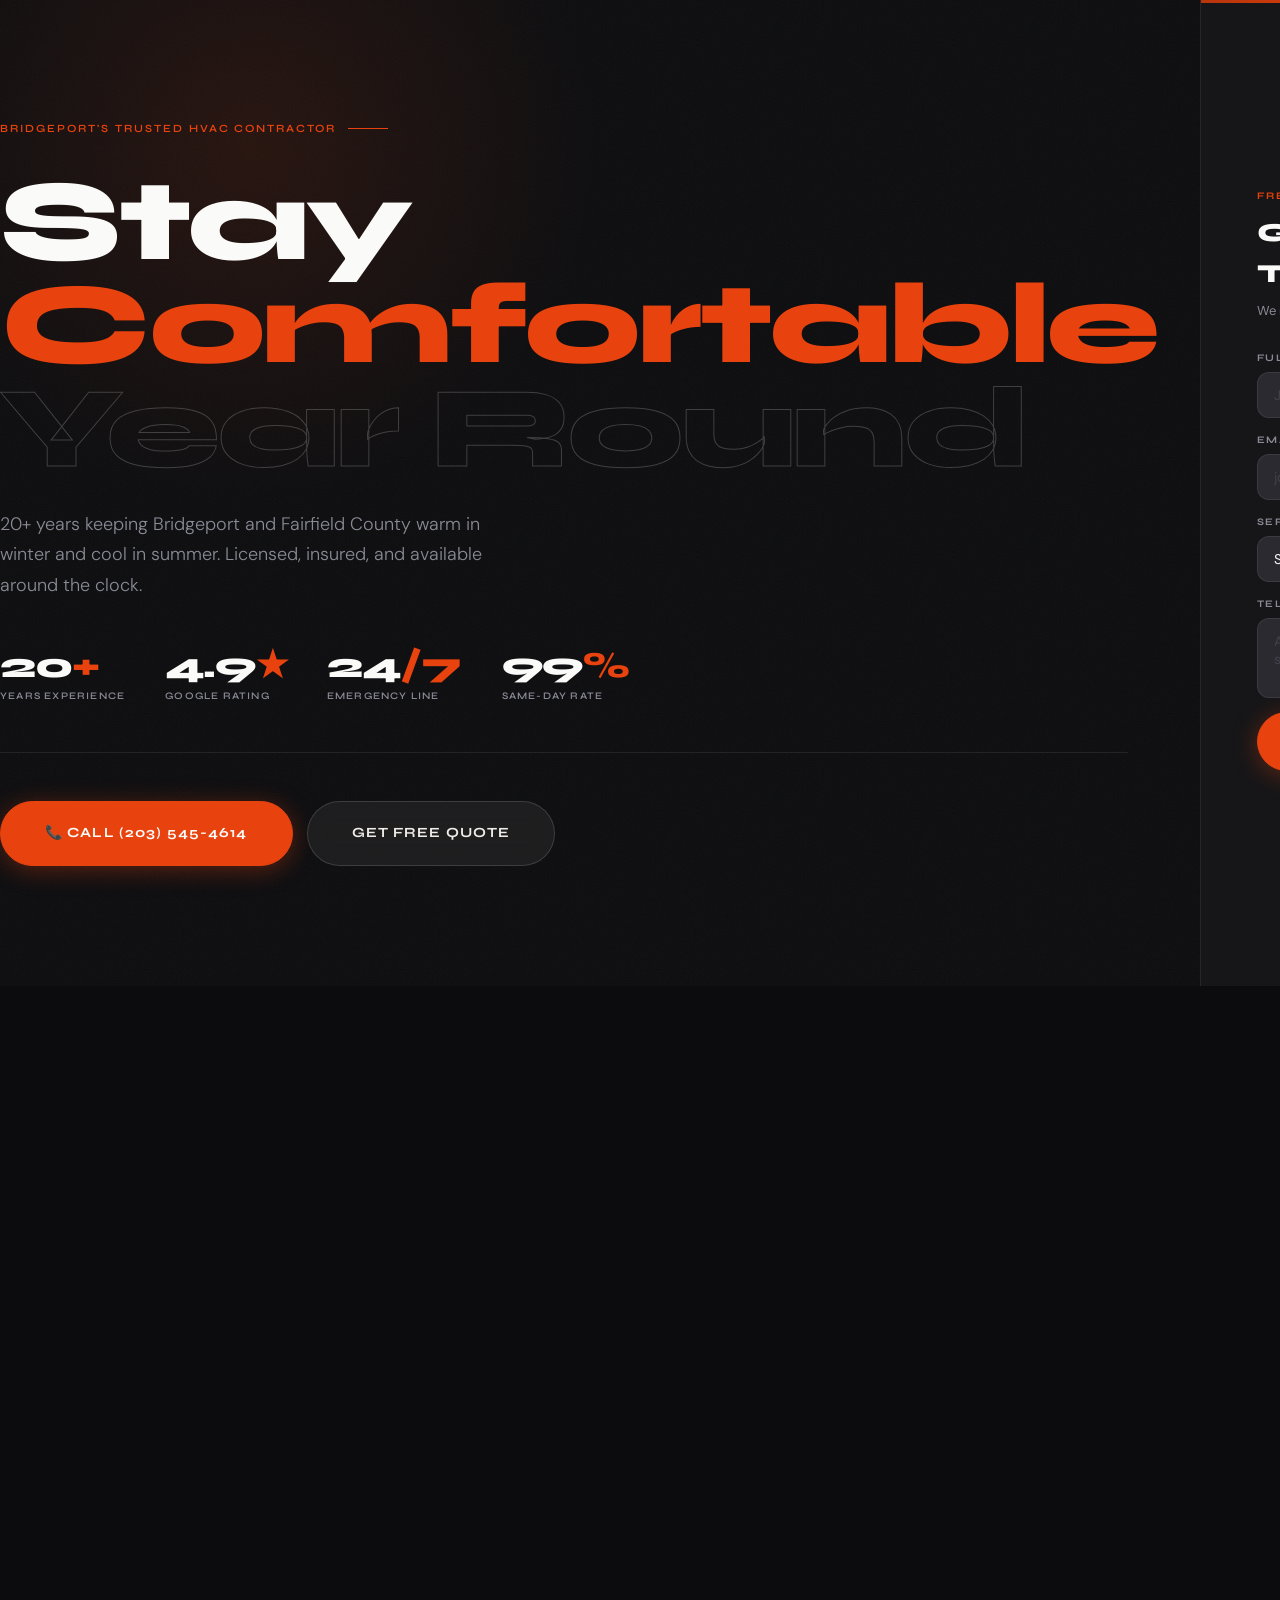
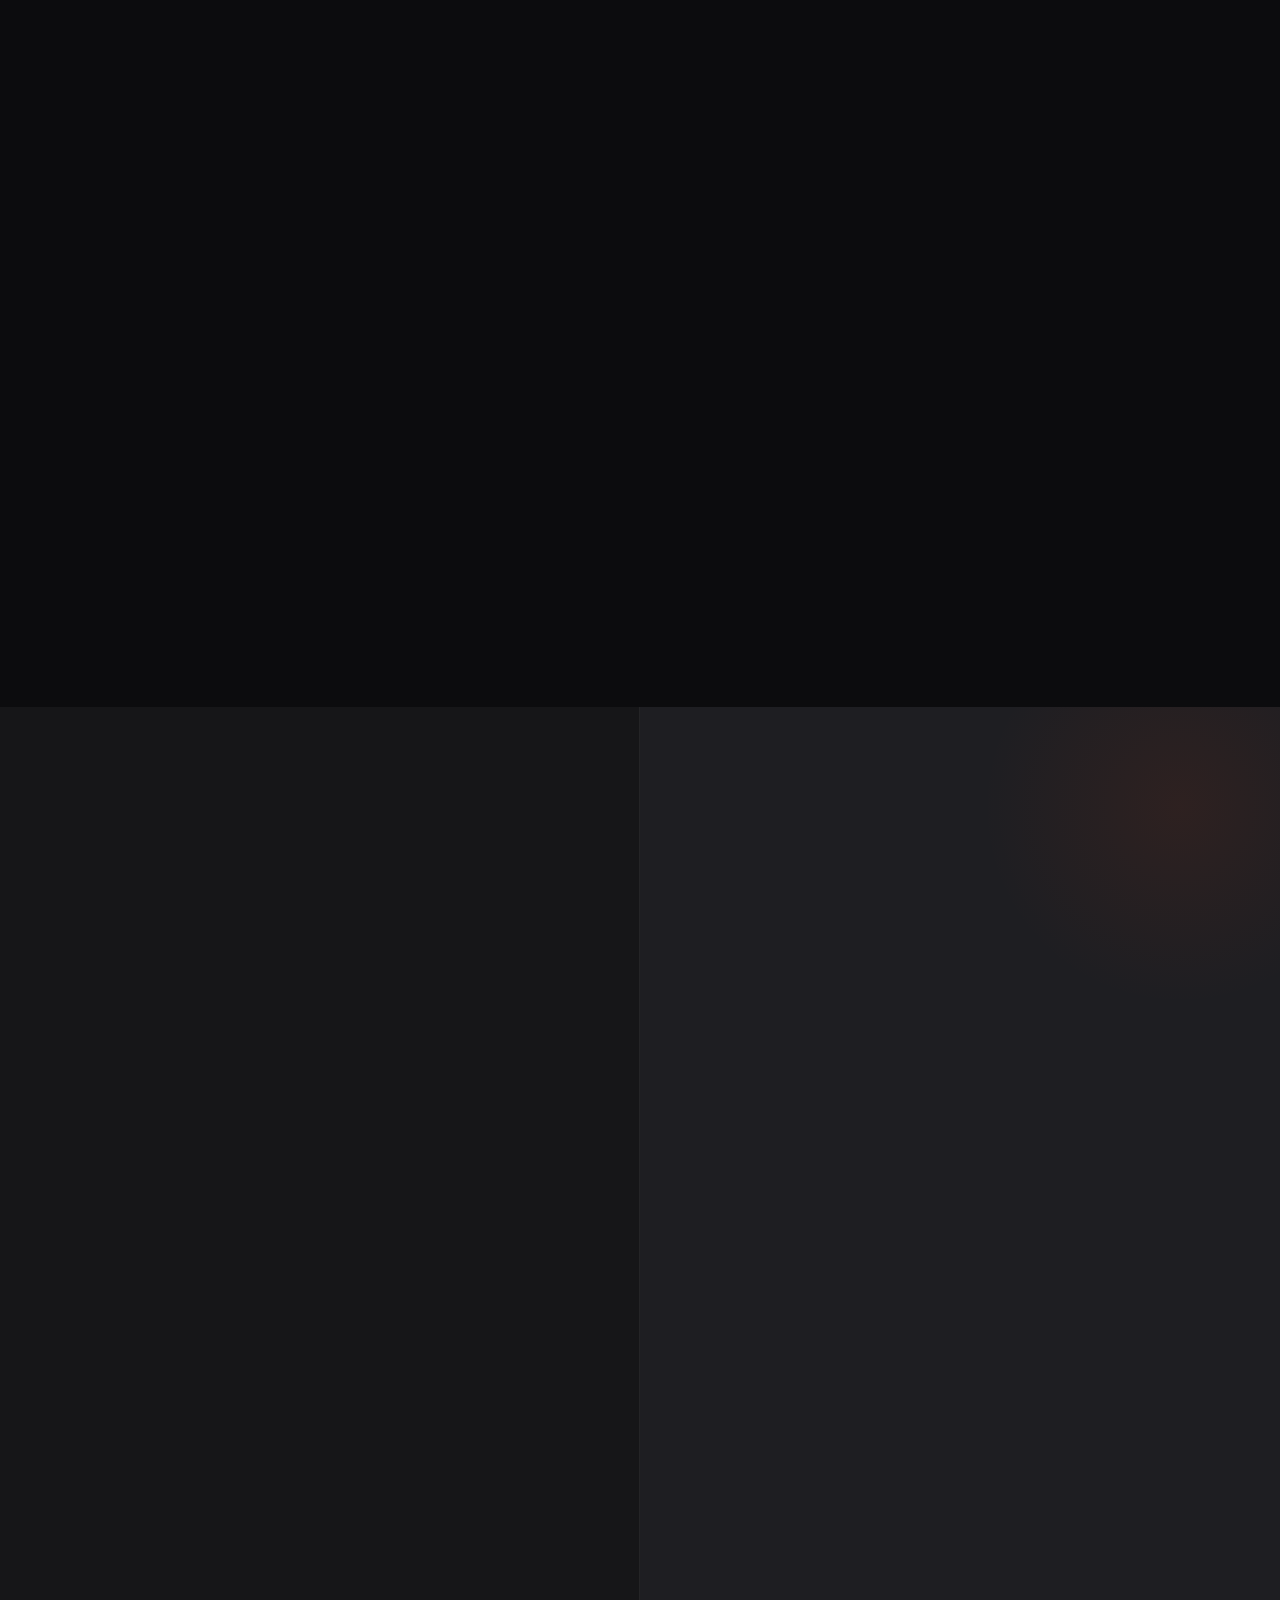
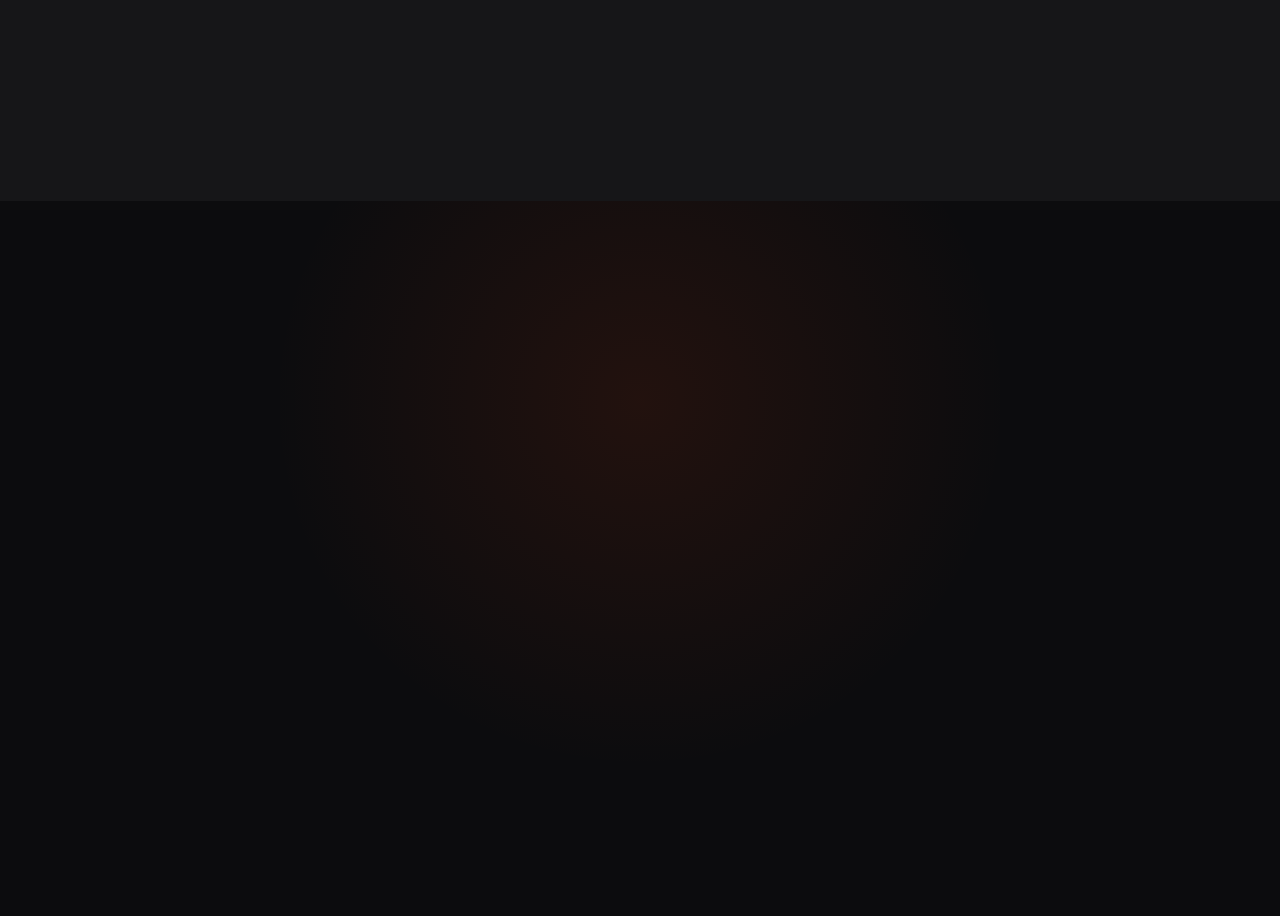
<file: index.html>
<!DOCTYPE html>
<html lang="en">
<head>
  <meta charset="UTF-8">
  <meta name="viewport" content="width=device-width, initial-scale=1.0">
  <title>HVAC Company Bridgeport CT | Ray's Heating & Cooling LLC | (203) 545-4614</title>
  <meta name="description" content="Ray's Heating & Cooling LLC — Bridgeport CT's trusted HVAC contractor for 20+ years. Expert HVAC repair, installation & maintenance in Fairfield County. Free estimates. 24/7 emergency service.">
  <link rel="canonical" href="https://rays-hvac-llc.vercel.app/">
  <meta property="og:title" content="Ray's Heating & Cooling LLC | HVAC Bridgeport CT">
  <meta property="og:description" content="20+ years of trusted HVAC service in Bridgeport & Fairfield County, CT. Call (203) 545-4614.">
  <meta property="og:type" content="website">
  <meta name="twitter:card" content="summary_large_image">
  <script type="application/ld+json">
  {
    "@context":"https://schema.org","@type":"HVACBusiness",
    "name":"Ray's Heating & Cooling LLC",
    "url":"https://rays-hvac-llc.vercel.app",
    "telephone":"+12035454614",
    "email":"save@raysheatingandcoolingllc.com",
    "address":{"@type":"PostalAddress","streetAddress":"83 Johnson St","addressLocality":"Bridgeport","addressRegion":"CT","postalCode":"06604","addressCountry":"US"},
    "geo":{"@type":"GeoCoordinates","latitude":41.1865,"longitude":-73.1952},
    "openingHoursSpecification":[{"@type":"OpeningHoursSpecification","dayOfWeek":["Monday","Tuesday","Wednesday","Thursday","Friday","Saturday","Sunday"],"opens":"07:00","closes":"21:00"}],
    "priceRange":"$$",
    "aggregateRating":{"@type":"AggregateRating","ratingValue":"4.9","reviewCount":"127"},
    "areaServed":["Bridgeport CT","Fairfield County CT","Trumbull CT","Stratford CT","Milford CT","Norwalk CT","Stamford CT","Westport CT"],
    "hasOfferCatalog":{"@type":"OfferCatalog","name":"HVAC Services","itemListElement":[
      {"@type":"Offer","itemOffered":{"@type":"Service","name":"HVAC Repair"}},
      {"@type":"Offer","itemOffered":{"@type":"Service","name":"HVAC Installation"}},
      {"@type":"Offer","itemOffered":{"@type":"Service","name":"HVAC Maintenance"}},
      {"@type":"Offer","itemOffered":{"@type":"Service","name":"HVAC Cleaning and Testing"}}
    ]}
  }
  </script>
  <script type="application/ld+json">
  {"@context":"https://schema.org","@type":"FAQPage","mainEntity":[
    {"@type":"Question","name":"Do you offer 24/7 emergency HVAC service?","acceptedAnswer":{"@type":"Answer","text":"Yes. Call (203) 545-4614 any time for emergency HVAC repair in Bridgeport and Fairfield County, CT."}},
    {"@type":"Question","name":"Do you offer free HVAC estimates?","acceptedAnswer":{"@type":"Answer","text":"Yes. Ray's Heating & Cooling LLC provides free on-site estimates with no hidden charges or obligation."}},
    {"@type":"Question","name":"What areas do you serve?","acceptedAnswer":{"@type":"Answer","text":"We serve all of Fairfield County CT including Bridgeport, Trumbull, Stratford, Milford, Norwalk, Stamford, Westport, and surrounding towns."}},
    {"@type":"Question","name":"Are you licensed and insured?","acceptedAnswer":{"@type":"Answer","text":"Yes. Ray's Heating & Cooling LLC is fully licensed and insured in Connecticut. All technicians are background-checked and factory-trained."}}
  ]}
  </script>
  <link rel="stylesheet" href="css/style.css">
</head>
<body>

<div id="topbar-slot"></div>
<div id="header-slot"></div>

<!-- ════════════════════════════════════════════════════════
     HERO
════════════════════════════════════════════════════════ -->
<section class="hero">
  <!-- Left content -->
  <div class="hero-left container" style="padding-left:0">
    <div class="hero-eyebrow">
      <span class="eyebrow">Bridgeport's Trusted HVAC Contractor</span>
      <div class="hero-eyebrow-line"></div>
    </div>

    <h1 class="display-xl">
      <span>Stay</span>
      <span class="line-accent">Comfortable</span>
      <span class="line-ghost">Year Round</span>
    </h1>

    <p class="body-lg hero-subtext">20+ years keeping Bridgeport and Fairfield County warm in winter and cool in summer. Licensed, insured, and available around the clock.</p>

    <div class="hero-stats">
      <div>
        <div class="hero-stat-num">20<span>+</span></div>
        <div class="hero-stat-label">Years Experience</div>
      </div>
      <div>
        <div class="hero-stat-num">4.9<span>★</span></div>
        <div class="hero-stat-label">Google Rating</div>
      </div>
      <div>
        <div class="hero-stat-num">24<span>/7</span></div>
        <div class="hero-stat-label">Emergency Line</div>
      </div>
      <div>
        <div class="hero-stat-num">99<span>%</span></div>
        <div class="hero-stat-label">Same-Day Rate</div>
      </div>
    </div>

    <div class="hero-btns">
      <a href="tel:2035454614" class="btn btn-fire btn-lg">📞 Call (203) 545-4614</a>
      <a href="contact.html" class="btn btn-ghost btn-lg">Get Free Quote</a>
    </div>
  </div>

  <!-- Right — Lead Form -->
  <div class="hero-right">
    <div class="form-panel">
      <div class="form-panel-label">Free Estimate</div>
      <h3>Get a Quote Today</h3>
      <p class="form-panel-sub">We respond within 60 minutes — often faster.</p>

      <form id="hero-form" novalidate>
        <div id="hero-form-fields">
          <div class="form-2col">
            <div class="form-field">
              <label for="h-name">Full Name *</label>
              <input type="text" id="h-name" name="name" required placeholder="John Smith">
            </div>
            <div class="form-field">
              <label for="h-phone">Phone *</label>
              <input type="tel" id="h-phone" name="phone" required placeholder="(203) 000-0000">
            </div>
          </div>
          <div class="form-field">
            <label for="h-email">Email Address</label>
            <input type="email" id="h-email" name="email" placeholder="john@email.com">
          </div>
          <div class="form-field">
            <label for="h-service">Service Needed *</label>
            <select id="h-service" name="service" required>
              <option value="">Select a service…</option>
              <option>HVAC Repair</option>
              <option>HVAC Maintenance</option>
              <option>HVAC Installation</option>
              <option>Cleaning &amp; Testing</option>
              <option>Emergency Service</option>
              <option>Free Estimate</option>
            </select>
          </div>
          <div class="form-field">
            <label for="h-msg">Tell us what's going on</label>
            <textarea id="h-msg" name="message" placeholder="Any noises, error codes, or details about your system…"></textarea>
          </div>
          <div class="form-submit">
            <button type="submit" class="btn btn-fire btn-lg">Request Free Estimate →</button>
          </div>
          <p class="form-note">No obligation. We never share your info.</p>
        </div>
        <div id="hero-form-success" class="form-success-state">
          <div class="success-icon">✓</div>
          <h4>Request Sent!</h4>
          <p>We'll call you back within the hour.<br>Urgent? <a href="tel:2035454614">(203) 545-4614</a></p>
        </div>
      </form>
    </div>
  </div>
</section>

<div id="trust-slot"></div>

<!-- ════════════════════════════════════════════════════════
     SERVICES
════════════════════════════════════════════════════════ -->
<section class="section" id="services" style="background:var(--obsidian)">
  <div class="container">
    <div class="section-header">
      <div class="eyebrow fade-up">What We Do</div>
      <h2 class="display-lg section-title fade-up fade-up-delay-1">HVAC Services<br>Done Right</h2>
      <p class="body-lg section-subtitle fade-up fade-up-delay-2">From emergency repairs to full system installs — Ray's has the crew, the tools, and 20 years of expertise to handle it all.</p>
    </div>

    <div class="services-grid fade-up fade-up-delay-1">
      <div class="service-tile">
        <div class="service-tile-num">01</div>
        <div class="service-tile-icon">
          <svg viewBox="0 0 24 24"><path d="M14.7 6.3a1 1 0 000 1.4l1.6 1.6a1 1 0 001.4 0l3.77-3.77a6 6 0 01-7.94 7.94l-6.91 6.91a2.12 2.12 0 01-3-3l6.91-6.91a6 6 0 017.94-7.94l-3.76 3.76z"/></svg>
        </div>
        <h3>HVAC Repair</h3>
        <p>Fast, same-day diagnostics and repair for all makes and models. We fix the root cause — not just the symptom — so it doesn't come back.</p>
        <a href="hvac-repair.html" class="service-tile-link">Learn more <svg viewBox="0 0 24 24" fill="none" stroke-width="2.5"><path d="M5 12h14M12 5l7 7-7 7"/></svg></a>
      </div>

      <div class="service-tile">
        <div class="service-tile-num">02</div>
        <div class="service-tile-icon">
          <svg viewBox="0 0 24 24"><path d="M9 12l2 2 4-4m5.618-4.016A11.955 11.955 0 0112 2.944a11.955 11.955 0 01-8.618 3.04A12.02 12.02 0 003 9c0 5.591 3.824 10.29 9 11.622 5.176-1.332 9-6.03 9-11.622 0-1.042-.133-2.052-.382-3.016z"/></svg>
        </div>
        <h3>Maintenance</h3>
        <p>Annual tune-ups prevent breakdowns, lower energy bills, and keep your manufacturer warranty intact. Prevention is always cheaper than repair.</p>
        <a href="hvac-maintenance.html" class="service-tile-link">Learn more <svg viewBox="0 0 24 24" fill="none" stroke-width="2.5"><path d="M5 12h14M12 5l7 7-7 7"/></svg></a>
      </div>

      <div class="service-tile">
        <div class="service-tile-num">03</div>
        <div class="service-tile-icon">
          <svg viewBox="0 0 24 24"><path d="M19 21V5a2 2 0 00-2-2H7a2 2 0 00-2 2v16m14 0h2m-2 0h-5m-9 0H3m2 0h5M9 7h1m-1 4h1m4-4h1m-1 4h1m-5 10v-5a1 1 0 011-1h2a1 1 0 011 1v5m-4 0h4"/></svg>
        </div>
        <h3>Installation</h3>
        <p>New construction or full replacement — we install all major brands with factory-certified precision and performance guarantees that hold up.</p>
        <a href="hvac-installation.html" class="service-tile-link">Learn more <svg viewBox="0 0 24 24" fill="none" stroke-width="2.5"><path d="M5 12h14M12 5l7 7-7 7"/></svg></a>
      </div>

      <div class="service-tile">
        <div class="service-tile-num">04</div>
        <div class="service-tile-icon">
          <svg viewBox="0 0 24 24"><path d="M3 15a4 4 0 004 4h9a5 5 0 10-.1-9.999 5.002 5.002 0 10-9.78 2.096A4.001 4.001 0 003 15z"/></svg>
        </div>
        <h3>Cleaning &amp; Testing</h3>
        <p>Duct cleaning, indoor air quality testing, and leak detection. Breathe easier and run more efficiently — starting with a single visit.</p>
        <a href="hvac-cleaning-testing.html" class="service-tile-link">Learn more <svg viewBox="0 0 24 24" fill="none" stroke-width="2.5"><path d="M5 12h14M12 5l7 7-7 7"/></svg></a>
      </div>
    </div>
  </div>
</section>

<!-- ════════════════════════════════════════════════════════
     ABOUT / SPLIT
════════════════════════════════════════════════════════ -->
<div class="split-section">
  <div class="split-left">
    <div class="eyebrow fade-up">About Ray's</div>
    <h2 class="display-md section-title fade-up fade-up-delay-1">Bridgeport's HVAC Company — Since 2000</h2>
    <p class="body-md fade-up fade-up-delay-2" style="margin-bottom:8px">We're not a national chain. We're your neighbors — a local, family-owned business that started in Bridgeport and has served this community for over two decades.</p>
    <p class="body-md fade-up fade-up-delay-2" style="margin-top:12px">Every technician is Connecticut-licensed, background-checked, and factory-trained. We show up on time, give honest assessments, and stand behind every job with our 100% satisfaction guarantee.</p>

    <div class="check-list fade-up fade-up-delay-2">
      <div class="check-item"><div class="check-icon"><svg viewBox="0 0 24 24" fill="none" stroke-width="3"><path d="M5 13l4 4L19 7"/></svg></div>Factory-Trained, Licensed Technicians</div>
      <div class="check-item"><div class="check-icon"><svg viewBox="0 0 24 24" fill="none" stroke-width="3"><path d="M5 13l4 4L19 7"/></svg></div>Fully Stocked Service Trucks</div>
      <div class="check-item"><div class="check-icon"><svg viewBox="0 0 24 24" fill="none" stroke-width="3"><path d="M5 13l4 4L19 7"/></svg></div>Free, Upfront Estimates — No Hidden Fees</div>
      <div class="check-item"><div class="check-icon"><svg viewBox="0 0 24 24" fill="none" stroke-width="3"><path d="M5 13l4 4L19 7"/></svg></div>Financing Available Through Malcolm's</div>
      <div class="check-item"><div class="check-icon"><svg viewBox="0 0 24 24" fill="none" stroke-width="3"><path d="M5 13l4 4L19 7"/></svg></div>100% Satisfaction or We Make It Right</div>
    </div>

    <div style="display:flex;gap:12px;flex-wrap:wrap;margin-top:8px" class="fade-up fade-up-delay-3">
      <a href="about.html" class="btn btn-fire">Our Story</a>
      <a href="contact.html" class="btn btn-ghost">Get a Quote</a>
    </div>
  </div>

  <div class="split-right">
    <div class="metric-grid fade-up">
      <div class="metric-cell">
        <div class="metric-val">20<span class="accent">+</span></div>
        <div class="metric-label">Years in Business</div>
      </div>
      <div class="metric-cell">
        <div class="metric-val">4.9<span class="accent metric-unit">★</span></div>
        <div class="metric-label">Google Rating</div>
      </div>
      <div class="metric-cell">
        <div class="metric-val">127<span class="accent">+</span></div>
        <div class="metric-label">5-Star Reviews</div>
      </div>
      <div class="metric-cell">
        <div class="metric-val">99<span class="accent">%</span></div>
        <div class="metric-label">Same-Day Rate</div>
      </div>
    </div>

    <div class="finance-card fade-up fade-up-delay-1">
      <h4>Free Financing Available</h4>
      <p>New system? Don't let cost stand between you and comfort. Apply with Malcolm's and get approved today — often same-day.</p>
      <a href="https://www.ffcapplication.com/?i=FDeKqFfzPiNfrH00bCZdBTXxPuL8ATFUqzkeD1Ib0t0=" target="_blank" rel="noopener" class="btn btn-outline-ember btn-sm">Apply for Financing →</a>
    </div>
  </div>
</div>

<!-- ════════════════════════════════════════════════════════
     WHY RAY'S
════════════════════════════════════════════════════════ -->
<section class="section" style="background:var(--obsidian)">
  <div class="container">
    <div class="section-header center">
      <div class="eyebrow fade-up">Why Choose Us</div>
      <h2 class="display-lg section-title fade-up fade-up-delay-1">The Ray's Difference</h2>
      <p class="body-lg section-subtitle fade-up fade-up-delay-2">We set the bar others try to match. Here's what separates us from every other HVAC contractor in Fairfield County.</p>
    </div>
    <div class="why-row">
      <div class="why-card fade-up" data-num="01">
        <div class="why-icon"><svg viewBox="0 0 24 24"><path d="M13 10V3L4 14h7v7l9-11h-7z"/></svg></div>
        <h4>Same-Day Service</h4>
        <p>We dispatch fast and complete 99% of repairs the same day you call — because your time and comfort aren't negotiable.</p>
      </div>
      <div class="why-card fade-up fade-up-delay-1" data-num="02">
        <div class="why-icon"><svg viewBox="0 0 24 24"><path d="M12 8v4l3 3m6-3a9 9 0 11-18 0 9 9 0 0118 0z"/></svg></div>
        <h4>24/7 Emergency</h4>
        <p>HVAC emergencies don't wait for business hours and neither do we. One call gets a tech headed your way — any hour, any day.</p>
      </div>
      <div class="why-card fade-up fade-up-delay-2" data-num="03">
        <div class="why-icon"><svg viewBox="0 0 24 24"><path d="M9 12l2 2 4-4m5.618-4.016A11.955 11.955 0 0112 2.944a11.955 11.955 0 01-8.618 3.04A12.02 12.02 0 003 9c0 5.591 3.824 10.29 9 11.622 5.176-1.332 9-6.03 9-11.622 0-1.042-.133-2.052-.382-3.016z"/></svg></div>
        <h4>Licensed &amp; Insured</h4>
        <p>Every technician is CT-licensed, background-checked, and drug-tested. Your home and safety are protected on every job.</p>
      </div>
      <div class="why-card fade-up" data-num="04">
        <div class="why-icon"><svg viewBox="0 0 24 24"><path d="M12 8c-1.657 0-3 .895-3 2s1.343 2 3 2 3 .895 3 2-1.343 2-3 2m0-8c1.11 0 2.08.402 2.599 1M12 8V7m0 1v8m0 0v1m0-1c-1.11 0-2.08-.402-2.599-1M21 12a9 9 0 11-18 0 9 9 0 0118 0z"/></svg></div>
        <h4>No Surprise Bills</h4>
        <p>Free on-site estimates. Upfront pricing before we touch a thing. No upsells, no hidden fees — ever. Just honest HVAC service.</p>
      </div>
      <div class="why-card fade-up fade-up-delay-1" data-num="05">
        <div class="why-icon"><svg viewBox="0 0 24 24"><path d="M11.049 2.927c.3-.921 1.603-.921 1.902 0l1.519 4.674a1 1 0 00.95.69h4.915c.969 0 1.371 1.24.588 1.81l-3.976 2.888a1 1 0 00-.363 1.118l1.518 4.674c.3.922-.755 1.688-1.538 1.118l-3.976-2.888a1 1 0 00-1.176 0l-3.976 2.888c-.783.57-1.838-.197-1.538-1.118l1.518-4.674a1 1 0 00-.363-1.118l-3.976-2.888c-.784-.57-.38-1.81.588-1.81h4.914a1 1 0 00.951-.69l1.519-4.674z"/></svg></div>
        <h4>4.9-Star Reputation</h4>
        <p>127+ five-star Google reviews — and counting. Our track record speaks for itself. We earn trust with every single job.</p>
      </div>
      <div class="why-card fade-up fade-up-delay-2" data-num="06">
        <div class="why-icon"><svg viewBox="0 0 24 24"><path d="M3 12l2-2m0 0l7-7 7 7M5 10v10a1 1 0 001 1h3m10-11l2 2m-2-2v10a1 1 0 01-1 1h-3m-6 0a1 1 0 001-1v-4a1 1 0 011-1h2a1 1 0 011 1v4a1 1 0 001 1m-6 0h6"/></svg></div>
        <h4>Locally Owned</h4>
        <p>Not a franchise. Not a call center. We're a Bridgeport company run by Bridgeport people — invested in this community for real.</p>
      </div>
    </div>
  </div>
</section>

<!-- ════════════════════════════════════════════════════════
     TESTIMONIALS
════════════════════════════════════════════════════════ -->
<section class="section section--sm" style="background:var(--graphite)">
  <div class="container">
    <div class="section-header center">
      <div class="eyebrow fade-up">Reviews</div>
      <h2 class="display-md section-title fade-up fade-up-delay-1">What Our Customers Say</h2>
    </div>
    <div class="testimonials-grid">
      <div class="testimonial-card fade-up">
        <div class="quote-mark">"</div>
        <div class="stars">★★★★★</div>
        <p class="testimonial-text">Called Ray's at 10pm when my furnace died in January. A tech arrived within the hour and had it running before midnight. Absolutely incredible. I won't use anyone else ever again.</p>
        <div class="testimonial-author">
          <div class="avatar">M</div>
          <div>
            <div class="author-name">Maria T.</div>
            <div class="author-meta">Bridgeport, CT · Google Review</div>
          </div>
        </div>
      </div>
      <div class="testimonial-card fade-up fade-up-delay-1">
        <div class="quote-mark">"</div>
        <div class="stars">★★★★★</div>
        <p class="testimonial-text">Ray's installed a full central AC system for our house. The team was clean, professional, and done ahead of schedule. Pricing was fair and the system has been flawless since day one.</p>
        <div class="testimonial-author">
          <div class="avatar">D</div>
          <div>
            <div class="author-name">David K.</div>
            <div class="author-meta">Trumbull, CT · Google Review</div>
          </div>
        </div>
      </div>
      <div class="testimonial-card fade-up fade-up-delay-2">
        <div class="quote-mark">"</div>
        <div class="stars">★★★★★</div>
        <p class="testimonial-text">Five years of annual maintenance and they've never tried to upsell me on something I don't need. Always honest, always on time. Rare to find that kind of integrity these days.</p>
        <div class="testimonial-author">
          <div class="avatar">S</div>
          <div>
            <div class="author-name">Sandra R.</div>
            <div class="author-meta">Stratford, CT · Google Review</div>
          </div>
        </div>
      </div>
    </div>
  </div>
</section>

<!-- ════════════════════════════════════════════════════════
     FAQ
════════════════════════════════════════════════════════ -->
<section class="section" style="background:var(--obsidian)">
  <div class="container">
    <div style="display:grid;grid-template-columns:1fr 580px;gap:80px;align-items:start">
      <div>
        <div class="eyebrow fade-up">FAQs</div>
        <h2 class="display-md section-title fade-up fade-up-delay-1">Got Questions?</h2>
        <p class="body-lg fade-up fade-up-delay-2" style="margin-bottom:32px">Can't find what you need? Call us directly — we're happy to help.</p>
        <a href="tel:2035454614" class="btn btn-fire fade-up fade-up-delay-2">📞 (203) 545-4614</a>
        <div style="margin-top:20px" class="fade-up fade-up-delay-3">
          <a href="faqs.html" class="btn btn-ghost">All FAQs →</a>
        </div>
      </div>
      <div class="faq-wrap fade-up fade-up-delay-1" id="home-faq"></div>
    </div>
  </div>
</section>

<!-- ════════════════════════════════════════════════════════
     MAP
════════════════════════════════════════════════════════ -->
<section class="section map-section" id="location">
  <div class="container">
    <div class="section-header center">
      <div class="eyebrow fade-up">Find Us</div>
      <h2 class="display-md section-title fade-up fade-up-delay-1">Serving All of Fairfield County</h2>
      <p class="body-lg section-subtitle fade-up fade-up-delay-2">Based in Bridgeport — minutes from anywhere in Fairfield County, CT.</p>
    </div>
    <div class="map-frame fade-up">
      <iframe
        src="https://www.google.com/maps/embed?pb=!1m18!1m12!1m3!1d3011.8!2d-73.1952!3d41.1865!2m3!1f0!2f0!3f0!3m2!1i1024!2i768!4f13.1!3m3!1m2!1s0x0%3A0x0!2s83+Johnson+St%2C+Bridgeport%2C+CT+06604!5e0!3m2!1sen!2sus!4v1620000000000"
        allowfullscreen loading="lazy" referrerpolicy="no-referrer-when-downgrade"
        title="Ray's Heating & Cooling LLC — 83 Johnson St Bridgeport CT">
      </iframe>
    </div>
    <div class="map-info-cards">
      <div class="map-info-card fade-up">
        <div class="map-info-icon"><svg viewBox="0 0 24 24"><path d="M17.657 16.657L13.414 20.9a1.998 1.998 0 01-2.827 0l-4.244-4.243a8 8 0 1111.314 0z"/><path d="M15 11a3 3 0 11-6 0 3 3 0 016 0z"/></svg></div>
        <div><div class="map-info-lbl">Address</div><div class="map-info-val">83 Johnson St<br>Bridgeport, CT 06604</div></div>
      </div>
      <div class="map-info-card fade-up fade-up-delay-1">
        <div class="map-info-icon"><svg viewBox="0 0 24 24"><path d="M3 5a2 2 0 012-2h3.28a1 1 0 01.948.684l1.498 4.493a1 1 0 01-.502 1.21l-2.257 1.13a11.042 11.042 0 005.516 5.516l1.13-2.257a1 1 0 011.21-.502l4.493 1.498a1 1 0 01.684.949V19a2 2 0 01-2 2h-1C9.716 21 3 14.284 3 6V5z"/></svg></div>
        <div><div class="map-info-lbl">Phone</div><div class="map-info-val"><a href="tel:2035454614">(203) 545-4614</a></div></div>
      </div>
      <div class="map-info-card fade-up fade-up-delay-2">
        <div class="map-info-icon"><svg viewBox="0 0 24 24"><path d="M12 8v4l3 3m6-3a9 9 0 11-18 0 9 9 0 0118 0z"/></svg></div>
        <div><div class="map-info-lbl">Hours</div><div class="map-info-val">Mon–Sun: 7AM–9PM<br><a href="tel:2035454614">Emergency: 24/7</a></div></div>
      </div>
      <div class="map-info-card fade-up fade-up-delay-3">
        <div class="map-info-icon"><svg viewBox="0 0 24 24"><path d="M3 8l7.89 5.26a2 2 0 002.22 0L21 8M5 19h14a2 2 0 002-2V7a2 2 0 00-2-2H5a2 2 0 00-2 2v10a2 2 0 002 2z"/></svg></div>
        <div><div class="map-info-lbl">Email</div><div class="map-info-val"><a href="mailto:save@raysheatingandcoolingllc.com">save@<br>raysheatingandcoolingllc.com</a></div></div>
      </div>
    </div>
  </div>
</section>

<!-- ════════════════════════════════════════════════════════
     CTA
════════════════════════════════════════════════════════ -->
<section class="section cta-section">
  <div class="container">
    <div class="eyebrow fade-up">Ready to Get Started?</div>
    <h2 class="display-lg fade-up fade-up-delay-1" style="color:var(--white);margin-top:16px">Don't Wait for a Breakdown</h2>
    <a href="tel:2035454614" class="cta-phone fade-up fade-up-delay-2">(203) 545-4614</a>
    <p class="body-lg fade-up fade-up-delay-2">Same-day service · Free estimates · 100% satisfaction guaranteed</p>
    <div class="cta-btns fade-up fade-up-delay-3">
      <a href="contact.html" class="btn btn-fire btn-lg">Request a Free Quote</a>
      <a href="services.html" class="btn btn-ghost btn-lg">View All Services</a>
    </div>
  </div>
</section>

<div id="footer-slot"></div>

<script src="js/app.js"></script>
<script>
  RAYS.inject();
  RAYS.renderFAQ('home-faq', 5);
</script>
</body>
</html>
</file>
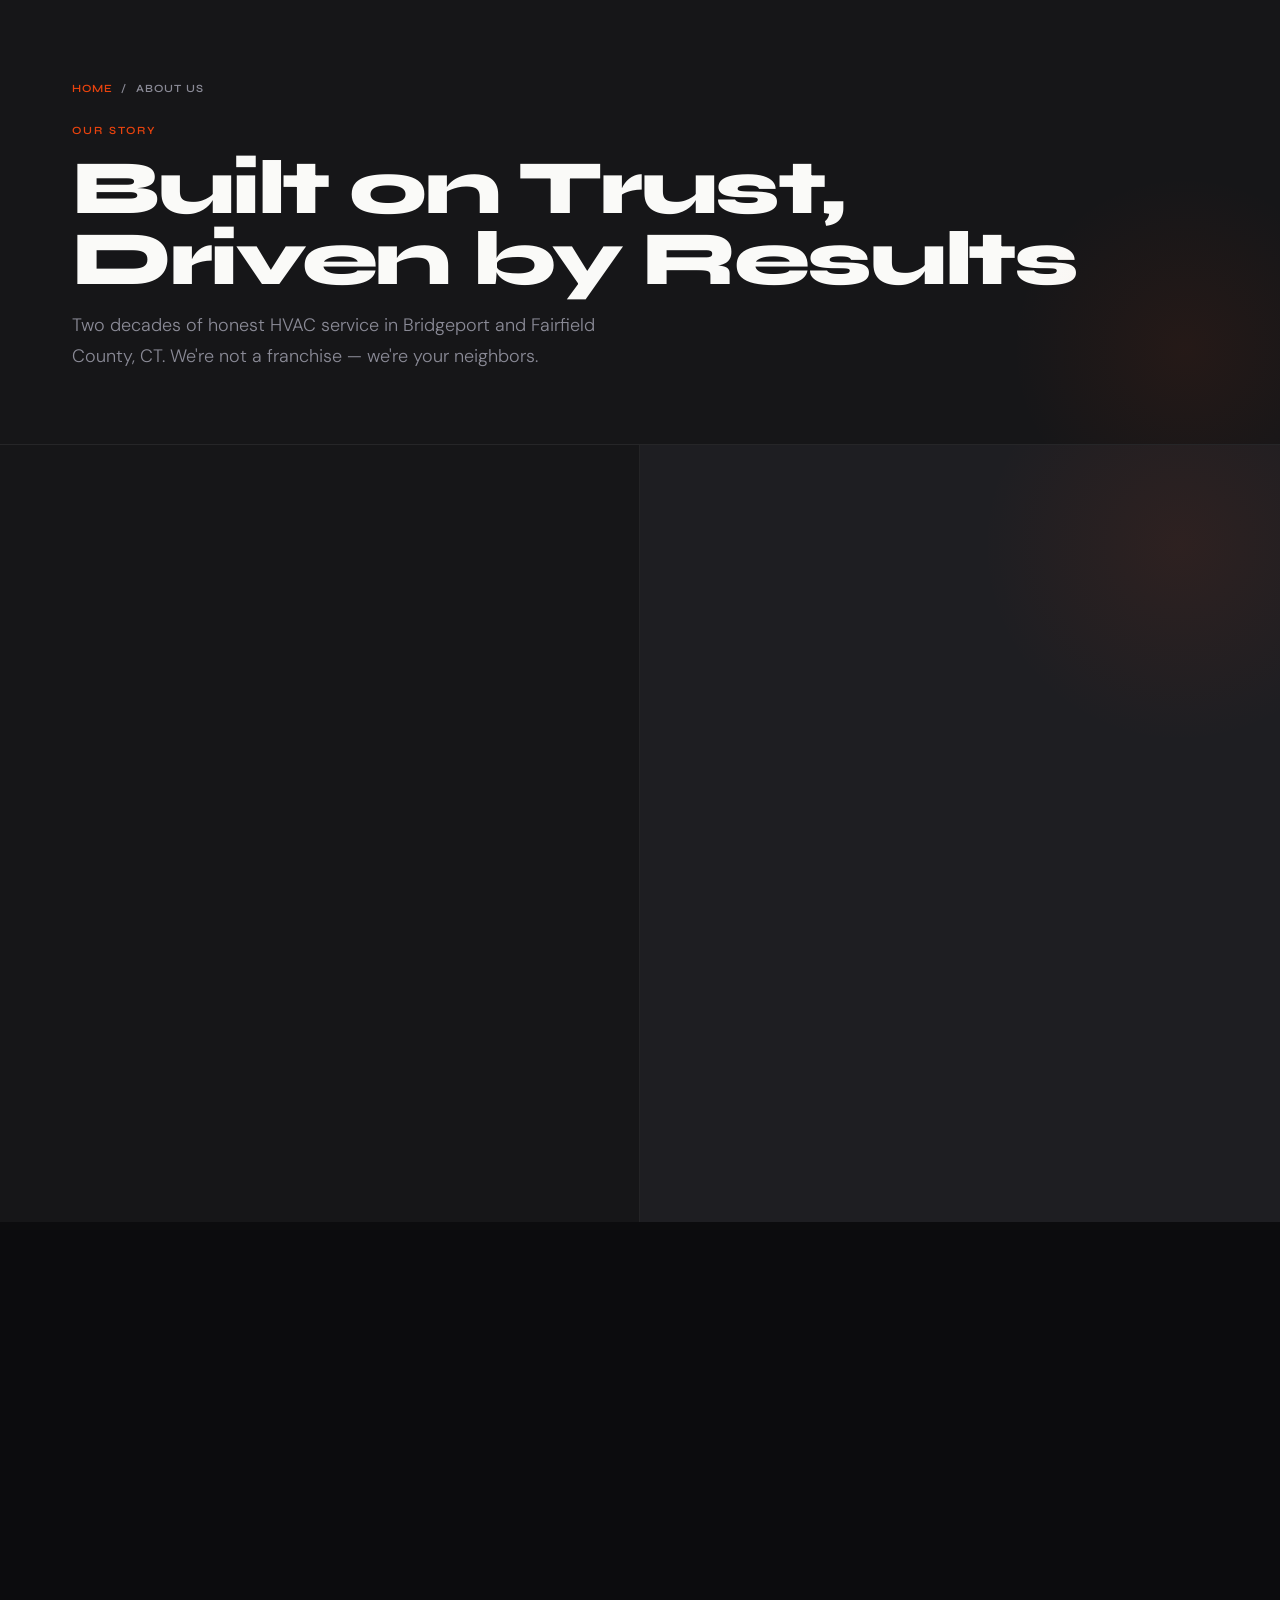
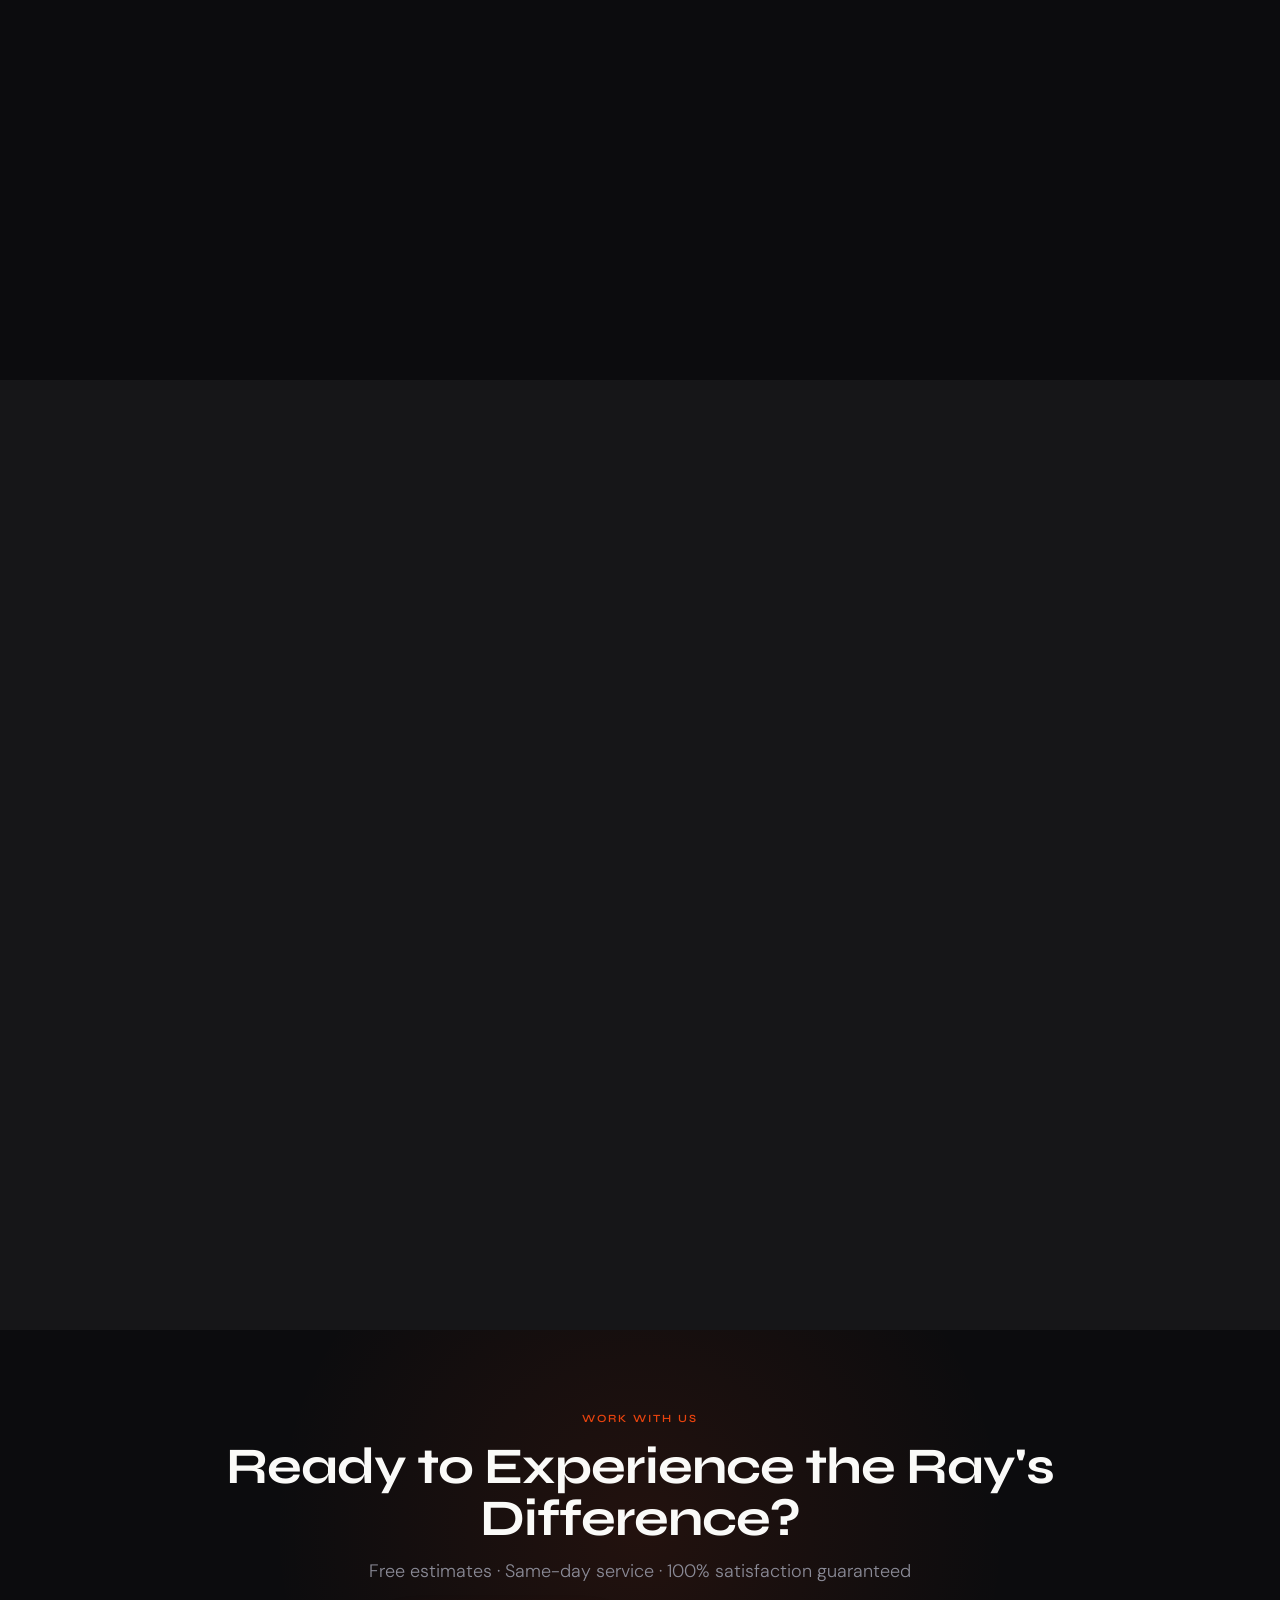
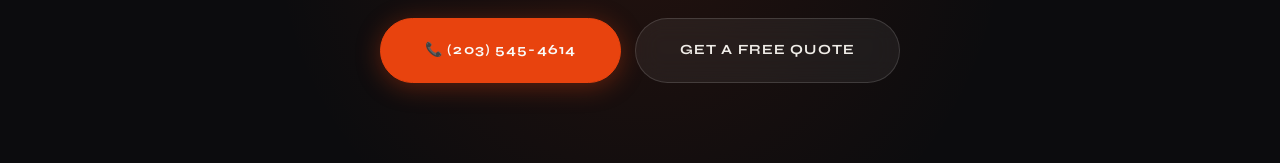
<file: about.html>
<!DOCTYPE html>
<html lang="en">
<head>
  <meta charset="UTF-8"><meta name="viewport" content="width=device-width, initial-scale=1.0">
  <title>About Us | Licensed HVAC Contractor Bridgeport CT | Ray's Heating & Cooling LLC</title>
  <meta name="description" content="Learn about Ray's Heating & Cooling LLC — Bridgeport CT's trusted HVAC contractor since 2000. Family-owned, licensed, insured, and factory-trained serving all of Fairfield County.">
  <link rel="canonical" href="https://raysheatingandcoolingllc.com/about-us/">
  <link rel="stylesheet" href="css/style.css">
</head>
<body>
  <div id="topbar-slot"></div><div id="header-slot"></div>

  <section class="page-hero">
    <div class="container">
      <div class="breadcrumb"><a href="index.html">Home</a><span>About Us</span></div>
      <div class="eyebrow">Our Story</div>
      <h1 class="display-lg" style="color:var(--white);margin:14px 0 16px">Built on Trust,<br>Driven by Results</h1>
      <p class="body-lg" style="max-width:580px">Two decades of honest HVAC service in Bridgeport and Fairfield County, CT. We're not a franchise — we're your neighbors.</p>
    </div>
  </section>
  <div id="trust-slot"></div>

  <!-- Story -->
  <div class="split-section">
    <div class="split-left">
      <div class="eyebrow fade-up">Who We Are</div>
      <h2 class="display-md section-title fade-up fade-up-delay-1">More Than Just HVAC</h2>
      <p class="body-md fade-up fade-up-delay-2" style="margin-bottom:16px">Ray's Heating & Cooling LLC was founded with a single principle: treat every customer like a neighbor — because in Bridgeport, they are. For over 20 years, we've been the go-to HVAC contractor for homeowners and businesses throughout Fairfield County.</p>
      <p class="body-md fade-up fade-up-delay-2" style="margin-bottom:16px">What started as a one-truck operation has grown into a full team of licensed, factory-trained technicians. But we've never lost the personal touch that separates us from the big chains. Every call is treated with urgency, every job is done with care.</p>
      <p class="body-md fade-up fade-up-delay-2">We strictly follow manufacturer specifications and back all our work with some of the strongest guarantees in the industry. When we leave your home, your system runs right — or we come back until it does.</p>
      <div style="display:flex;gap:12px;flex-wrap:wrap;margin-top:40px" class="fade-up fade-up-delay-3">
        <a href="contact.html" class="btn btn-fire">Schedule Service</a>
        <a href="services.html" class="btn btn-ghost">View Services</a>
      </div>
    </div>
    <div class="split-right">
      <div class="metric-grid fade-up">
        <div class="metric-cell">
          <div class="metric-val">20<span class="accent">+</span></div>
          <div class="metric-label">Years in Business</div>
        </div>
        <div class="metric-cell">
          <div class="metric-val">4.9<span class="accent metric-unit">★</span></div>
          <div class="metric-label">Google Rating</div>
        </div>
        <div class="metric-cell">
          <div class="metric-val">127<span class="accent">+</span></div>
          <div class="metric-label">5-Star Reviews</div>
        </div>
        <div class="metric-cell">
          <div class="metric-val">24<span class="accent">/7</span></div>
          <div class="metric-label">Emergency Line</div>
        </div>
      </div>
      <div class="finance-card fade-up fade-up-delay-1" style="margin-top:24px">
        <h4>Connecticut Licensed & Insured</h4>
        <p>Every technician is CT-licensed, background-checked, drug-tested, and factory-trained by leading HVAC manufacturers.</p>
        <a href="contact.html" class="btn btn-outline-ember btn-sm">Book a Tech →</a>
      </div>
    </div>
  </div>

  <!-- Values -->
  <section class="section" style="background:var(--obsidian)">
    <div class="container">
      <div class="section-header center">
        <div class="eyebrow fade-up">Our Values</div>
        <h2 class="display-md section-title fade-up fade-up-delay-1">What Drives Us</h2>
        <p class="body-lg section-subtitle fade-up fade-up-delay-2">Three principles that haven't changed since day one.</p>
      </div>
      <div style="display:grid;grid-template-columns:repeat(3,1fr);gap:24px">
        <div class="why-card fade-up" data-num="01">
          <div class="why-icon"><svg viewBox="0 0 24 24"><path d="M12 2C6.48 2 2 6.48 2 12s4.48 10 10 10 10-4.48 10-10S17.52 2 12 2zm-2 14.5v-9l6 4.5-6 4.5z"/></svg></div>
          <h4>Our Vision</h4>
          <p>To be the most trusted HVAC service provider in Connecticut — setting unrivaled standards for quality, value, and customer satisfaction that every competitor aspires to match.</p>
        </div>
        <div class="why-card fade-up fade-up-delay-1" data-num="02">
          <div class="why-icon"><svg viewBox="0 0 24 24"><path d="M12 2l3.09 6.26L22 9.27l-5 4.87 1.18 6.88L12 17.77l-6.18 3.25L7 14.14 2 9.27l6.91-1.01L12 2z"/></svg></div>
          <h4>Our Mission</h4>
          <p>To deliver exceptional HVAC service with an unparalleled customer experience — earning the community's trust while providing a rewarding environment for our team to grow.</p>
        </div>
        <div class="why-card fade-up fade-up-delay-2" data-num="03">
          <div class="why-icon"><svg viewBox="0 0 24 24"><path d="M17 21v-2a4 4 0 00-4-4H5a4 4 0 00-4 4v2M9 11a4 4 0 100-8 4 4 0 000 8zM23 21v-2a4 4 0 00-3-3.87M16 3.13a4 4 0 010 7.75"/></svg></div>
          <h4>Our Team</h4>
          <p>Well-trained, licensed, and knowledgeable about current HVAC technology and best practices. We invest in ongoing training so our techs stay ahead of every system on the market.</p>
        </div>
      </div>
    </div>
  </section>

  <!-- Why choose -->
  <section class="section" style="background:var(--graphite)">
    <div class="container">
      <div class="section-header center">
        <div class="eyebrow fade-up">Benefits</div>
        <h2 class="display-md section-title fade-up fade-up-delay-1">Why Customers Choose Ray's</h2>
      </div>
      <div class="why-row">
        <div class="why-card fade-up" data-num="01"><div class="why-icon"><svg viewBox="0 0 24 24"><path d="M13 10V3L4 14h7v7l9-11h-7z"/></svg></div><h4>Same-Day Service</h4><p>99% of repairs completed the same day you call. Fully stocked trucks means we rarely have to order parts.</p></div>
        <div class="why-card fade-up fade-up-delay-1" data-num="02"><div class="why-icon"><svg viewBox="0 0 24 24"><path d="M9 12l2 2 4-4m5.618-4.016A11.955 11.955 0 0112 2.944a11.955 11.955 0 01-8.618 3.04A12.02 12.02 0 003 9c0 5.591 3.824 10.29 9 11.622 5.176-1.332 9-6.03 9-11.622 0-1.042-.133-2.052-.382-3.016z"/></svg></div><h4>Licensed & Certified</h4><p>CT-licensed, insured, background-checked, and factory-certified. Your home is always protected.</p></div>
        <div class="why-card fade-up fade-up-delay-2" data-num="03"><div class="why-icon"><svg viewBox="0 0 24 24"><path d="M12 8c-1.657 0-3 .895-3 2s1.343 2 3 2 3 .895 3 2-1.343 2-3 2m0-8c1.11 0 2.08.402 2.599 1M12 8V7m0 1v8m0 0v1m0-1c-1.11 0-2.08-.402-2.599-1M21 12a9 9 0 11-18 0 9 9 0 0118 0z"/></svg></div><h4>Upfront Pricing</h4><p>Free estimates. Clear quotes before we start. No hidden fees, no surprise invoices — ever.</p></div>
        <div class="why-card fade-up" data-num="04"><div class="why-icon"><svg viewBox="0 0 24 24"><path d="M12 8v4l3 3m6-3a9 9 0 11-18 0 9 9 0 0118 0z"/></svg></div><h4>24/7 Emergency</h4><p>Around-the-clock emergency service, every day of the year including holidays.</p></div>
        <div class="why-card fade-up fade-up-delay-1" data-num="05"><div class="why-icon"><svg viewBox="0 0 24 24"><path d="M11.049 2.927c.3-.921 1.603-.921 1.902 0l1.519 4.674a1 1 0 00.95.69h4.915c.969 0 1.371 1.24.588 1.81l-3.976 2.888a1 1 0 00-.363 1.118l1.518 4.674c.3.922-.755 1.688-1.538 1.118l-3.976-2.888a1 1 0 00-1.176 0l-3.976 2.888c-.783.57-1.838-.197-1.538-1.118l1.518-4.674a1 1 0 00-.363-1.118l-3.976-2.888c-.784-.57-.38-1.81.588-1.81h4.914a1 1 0 00.951-.69l1.519-4.674z"/></svg></div><h4>4.9★ Reputation</h4><p>Over 127 five-star Google reviews earned one job at a time. We don't cut corners.</p></div>
        <div class="why-card fade-up fade-up-delay-2" data-num="06"><div class="why-icon"><svg viewBox="0 0 24 24"><path d="M3 12l2-2m0 0l7-7 7 7M5 10v10a1 1 0 001 1h3m10-11l2 2m-2-2v10a1 1 0 01-1 1h-3m-6 0a1 1 0 001-1v-4a1 1 0 011-1h2a1 1 0 011 1v4a1 1 0 001 1m-6 0h6"/></svg></div><h4>Locally Owned</h4><p>Not a franchise. A Bridgeport company run by Bridgeport people — invested in this community.</p></div>
      </div>
    </div>
  </section>

  <section class="section cta-section" style="padding:80px 0">
    <div class="container" style="text-align:center">
      <div class="eyebrow">Work With Us</div>
      <h2 class="display-md" style="color:var(--white);margin:14px 0 12px">Ready to Experience the Ray's Difference?</h2>
      <p class="body-lg" style="margin-bottom:32px">Free estimates · Same-day service · 100% satisfaction guaranteed</p>
      <div style="display:flex;gap:14px;justify-content:center;flex-wrap:wrap">
        <a href="tel:2035454614" class="btn btn-fire btn-lg">📞 (203) 545-4614</a>
        <a href="contact.html" class="btn btn-ghost btn-lg">Get a Free Quote</a>
      </div>
    </div>
  </section>

  <div id="footer-slot"></div>
  <script src="js/app.js"></script><script>RAYS.inject();</script>
</body>
</html>
</file>
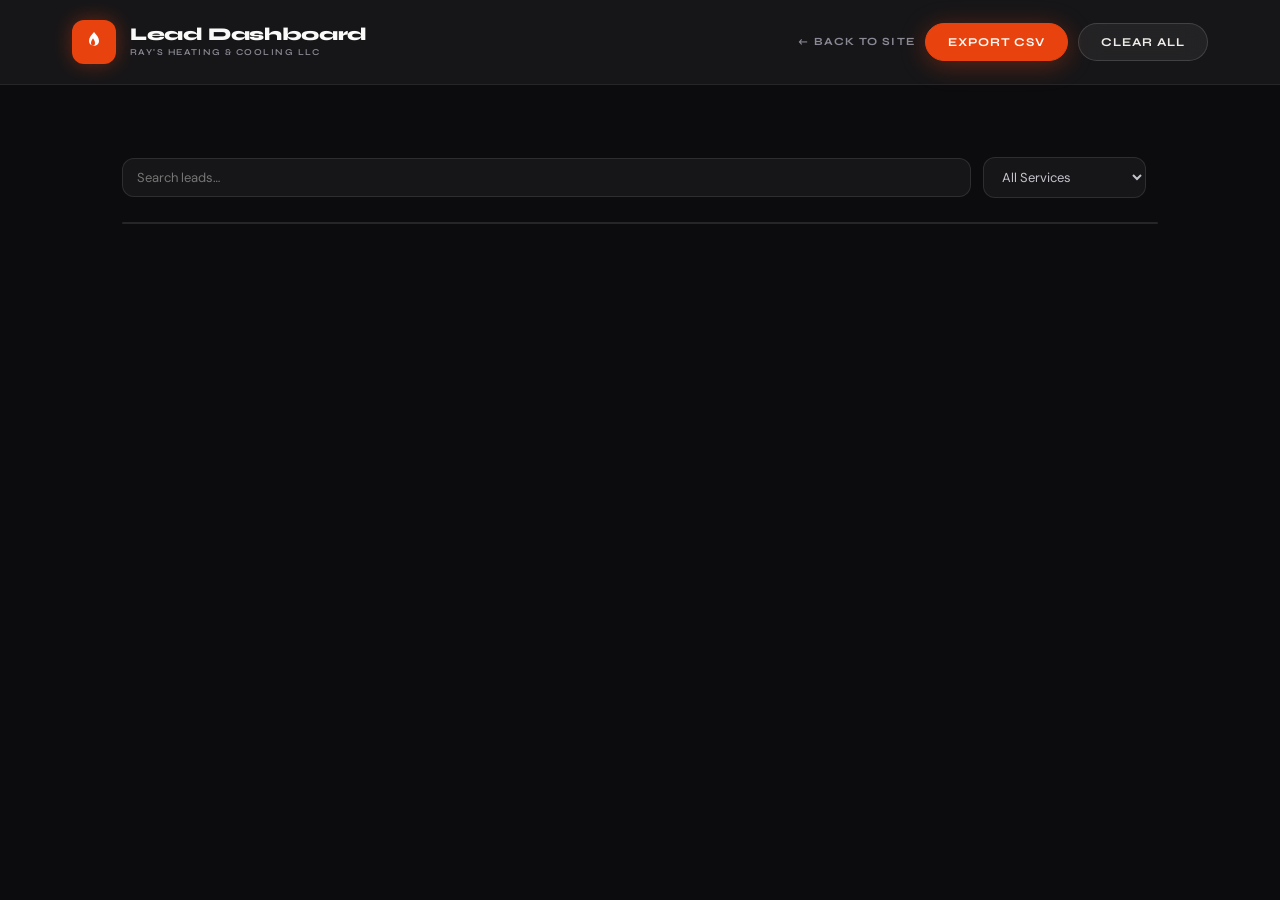
<file: admin-leads.html>
<!DOCTYPE html>
<html lang="en">
<head>
  <meta charset="UTF-8"><meta name="viewport" content="width=device-width, initial-scale=1.0">
  <title>Lead Dashboard | Ray's Heating & Cooling LLC</title>
  <meta name="robots" content="noindex, nofollow">
  <link rel="stylesheet" href="css/style.css">
  <style>
    body { background: var(--obsidian); }
    .admin-header {
      background: var(--graphite);
      border-bottom: 1px solid rgba(255,255,255,0.07);
      padding: 20px 0;
    }
    .admin-header .container { display:flex; justify-content:space-between; align-items:center; gap:16px; }
    .filter-bar { display:flex; gap:12px; align-items:center; margin-bottom:24px; flex-wrap:wrap; }
    .filter-bar input, .filter-bar select {
      font-family: var(--font-body); font-size:13px;
      background: var(--graphite); color: var(--ash);
      border: 1px solid rgba(255,255,255,0.1);
      border-radius: var(--r-md); padding:10px 14px;
      outline: none; transition: border-color 0.2s;
    }
    .filter-bar input:focus, .filter-bar select:focus { border-color: var(--ember); }
    .filter-bar select option { background: var(--carbon); }
    .count-badge { font-family: var(--font-display); font-size:11px; font-weight:700; letter-spacing:0.1em; text-transform:uppercase; color:var(--smoke); }
    .empty-wrap { text-align:center; padding:80px 24px; }
    .empty-wrap h3 { font-family:var(--font-display); font-weight:700; font-size:22px; color:var(--white); margin:16px 0 8px; }
    .empty-wrap p { color:var(--smoke); font-size:14px; }
    .table-scroll { overflow-x:auto; }
  </style>
</head>
<body>
  <div class="admin-header">
    <div class="container">
      <a href="index.html" class="logo">
        <div class="logo-icon"><svg viewBox="0 0 24 24"><path d="M12 2C9.5 5 7 7.5 7 11a5 5 0 0010 0c0-3.5-2.5-6-5-9zm0 14a3 3 0 01-3-3c0-1.8 1-3.3 2-4.8 1 1.5 2 3 2 4.8a3 3 0 01-3 3z"/></svg></div>
        <div class="logo-wordmark"><div class="logo-name">Lead Dashboard</div><div class="logo-sub">Ray's Heating & Cooling LLC</div></div>
      </a>
      <div style="display:flex;gap:10px;align-items:center">
        <a href="index.html" style="font-family:var(--font-display);font-size:11px;font-weight:700;letter-spacing:0.1em;text-transform:uppercase;color:var(--smoke)">← Back to Site</a>
        <button class="btn btn-fire btn-sm" onclick="exportCSV()">Export CSV</button>
        <button class="btn btn-ghost btn-sm" onclick="clearAll()">Clear All</button>
      </div>
    </div>
  </div>

  <div class="admin-wrap">
    <div class="admin-stat-row" id="statsRow"></div>
    <div class="filter-bar">
      <input type="text" id="searchInput" placeholder="Search leads…" oninput="renderTable()" style="flex:1;min-width:200px">
      <select id="serviceFilter" onchange="renderTable()">
        <option value="">All Services</option>
        <option>HVAC Repair</option>
        <option>HVAC Maintenance</option>
        <option>HVAC Installation</option>
        <option>Cleaning & Testing</option>
        <option>Emergency Service</option>
        <option>Free Estimate Only</option>
      </select>
      <span class="count-badge" id="leadCount"></span>
    </div>
    <div class="leads-table-wrap">
      <div class="table-scroll" id="tableContainer"></div>
    </div>
  </div>

  <script src="js/app.js"></script>
  <script>
    function renderStats() {
      const leads = RAYS.getLeads();
      const today = new Date().toLocaleDateString();
      const todayCount = leads.filter(l => l.date && l.date.startsWith(new Date().toLocaleDateString().split(',')[0])).length;
      const svcs = {};
      leads.forEach(l => { if (l.service) svcs[l.service] = (svcs[l.service]||0)+1; });
      const top = Object.keys(svcs).sort((a,b)=>svcs[b]-svcs[a])[0] || '—';
      document.getElementById('statsRow').innerHTML = `
        <div class="admin-stat"><div class="val">${leads.length}</div><div class="lbl">Total Leads</div></div>
        <div class="admin-stat"><div class="val">${todayCount}</div><div class="lbl">Today</div></div>
        <div class="admin-stat"><div class="val" style="font-size:20px;line-height:1.4">${top}</div><div class="lbl">Top Service</div></div>
        <div class="admin-stat"><div class="val">${leads.filter(l=>l.status==='New').length}</div><div class="lbl">New / Unread</div></div>`;
    }

    function renderTable() {
      const leads = RAYS.getLeads();
      const q = document.getElementById('searchInput').value.toLowerCase();
      const svc = document.getElementById('serviceFilter').value;
      const filtered = leads.filter(l => {
        return (!q || JSON.stringify(l).toLowerCase().includes(q)) && (!svc || l.service === svc);
      });
      document.getElementById('leadCount').textContent = `${filtered.length} of ${leads.length} leads`;
      if (!leads.length) {
        document.getElementById('tableContainer').innerHTML = `
          <div class="empty-wrap">
            <div style="font-size:56px">📋</div>
            <h3>No Leads Yet</h3>
            <p>Leads submitted through any form on the website will appear here automatically.</p>
            <a href="index.html" class="btn btn-fire" style="margin-top:24px">Go to Website</a>
          </div>`;
        return;
      }
      if (!filtered.length) {
        document.getElementById('tableContainer').innerHTML = `<div class="empty-wrap"><h3>No Results</h3><p>Try adjusting your search or filter.</p></div>`;
        return;
      }
      const rows = filtered.map(l => `
        <tr>
          <td style="white-space:nowrap">${l.date||'—'}</td>
          <td><strong style="color:var(--white)">${l.name||(l.firstName?(l.firstName+' '+(l.lastName||'))':'—')}</strong></td>
          <td><a href="tel:${(l.phone||'').replace(/\D/g,'')}" style="color:var(--ember-hot)">${l.phone||'—'}</a></td>
          <td><a href="mailto:${l.email||''}" style="color:var(--ash)">${l.email||'—'}</a></td>
          <td>${l.service||'—'}</td>
          <td>${l.urgency||'—'}</td>
          <td style="max-width:180px;overflow:hidden;text-overflow:ellipsis;white-space:nowrap" title="${l.message||''}">${l.message||'—'}</td>
          <td><span class="badge-new">${l.status||'New'}</span></td>
          <td><button class="del-btn" onclick="deleteLead(${l.id})" title="Delete">🗑</button></td>
        </tr>`).join('');
      document.getElementById('tableContainer').innerHTML = `
        <table class="leads-table">
          <thead><tr><th>Date</th><th>Name</th><th>Phone</th><th>Email</th><th>Service</th><th>Urgency</th><th>Message</th><th>Status</th><th></th></tr></thead>
          <tbody>${rows}</tbody>
        </table>`;
    }

    function deleteLead(id) {
      if (!confirm('Delete this lead?')) return;
      RAYS.saveLeads(RAYS.getLeads().filter(l => l.id !== id));
      renderStats(); renderTable();
    }

    function clearAll() {
      if (!confirm('Delete ALL leads? This cannot be undone.')) return;
      RAYS.saveLeads([]);
      renderStats(); renderTable();
    }

    function exportCSV() {
      const leads = RAYS.getLeads();
      if (!leads.length) { alert('No leads to export.'); return; }
      const hdrs = ['Date','Name','Phone','Email','Service','Urgency','Address','System Type','Message','Status'];
      const rows = leads.map(l => [
        l.date||'', l.name||(l.firstName?(l.firstName+' '+(l.lastName||'')):''),
        l.phone||'', l.email||'', l.service||'', l.urgency||'',
        l.address||'', l.systemType||'', (l.message||'').replace(/,/g,' '), l.status||'New'
      ].map(v=>`"${v}"`).join(','));
      const blob = new Blob([[hdrs.join(','),...rows].join('\n')], {type:'text/csv'});
      const a = Object.assign(document.createElement('a'), {href:URL.createObjectURL(blob), download:`rays-leads-${new Date().toISOString().slice(0,10)}.csv`});
      a.click(); URL.revokeObjectURL(a.href);
    }

    // Seed demo lead if empty
    if (!RAYS.getLeads().length) {
      RAYS.saveLeads([{
        id: Date.now(), date: new Date().toLocaleString(), status: 'New',
        name: 'Demo Lead — Submit a form to see real leads',
        phone: '(203) 555-0100', email: 'demo@example.com',
        service: 'HVAC Repair', urgency: 'Today',
        message: 'Sample entry. Real leads appear here when customers submit any form on the site.'
      }]);
    }

    renderStats(); renderTable();
  </script>
</body>
</html>
</file>
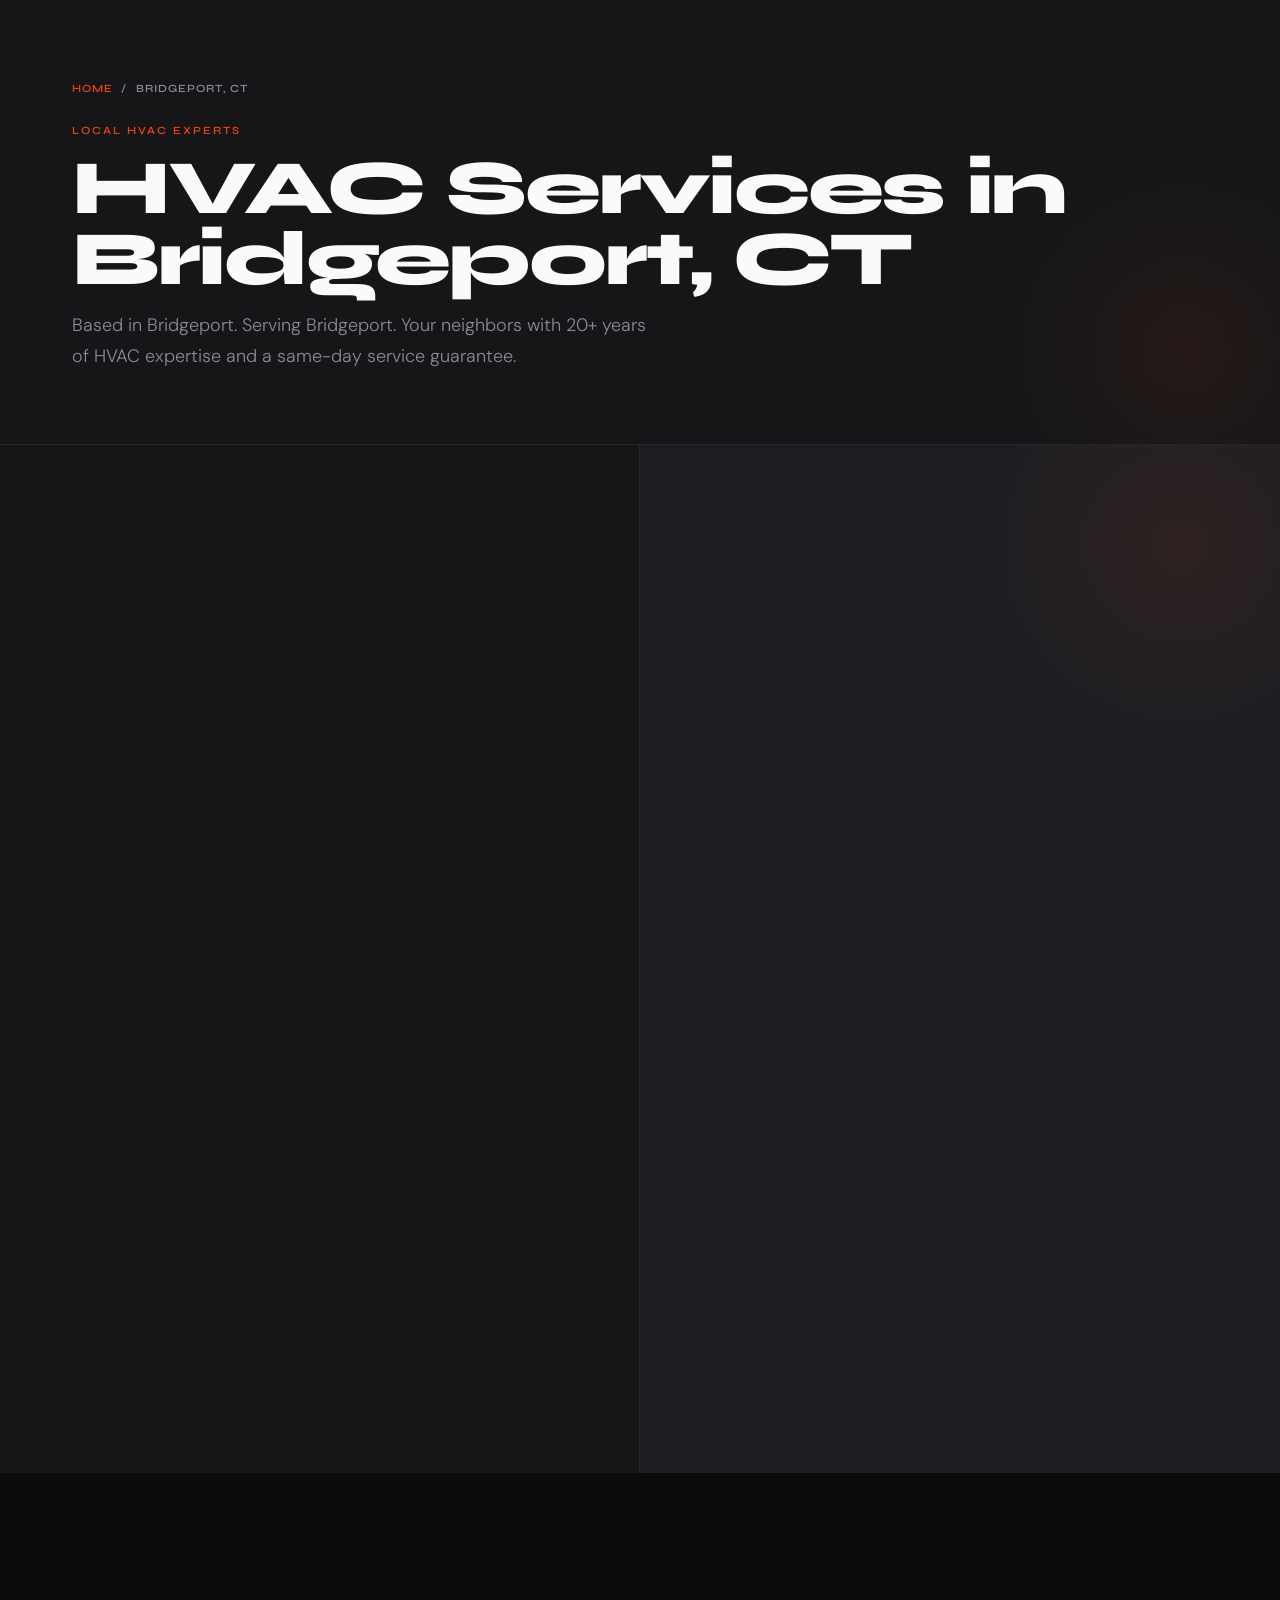
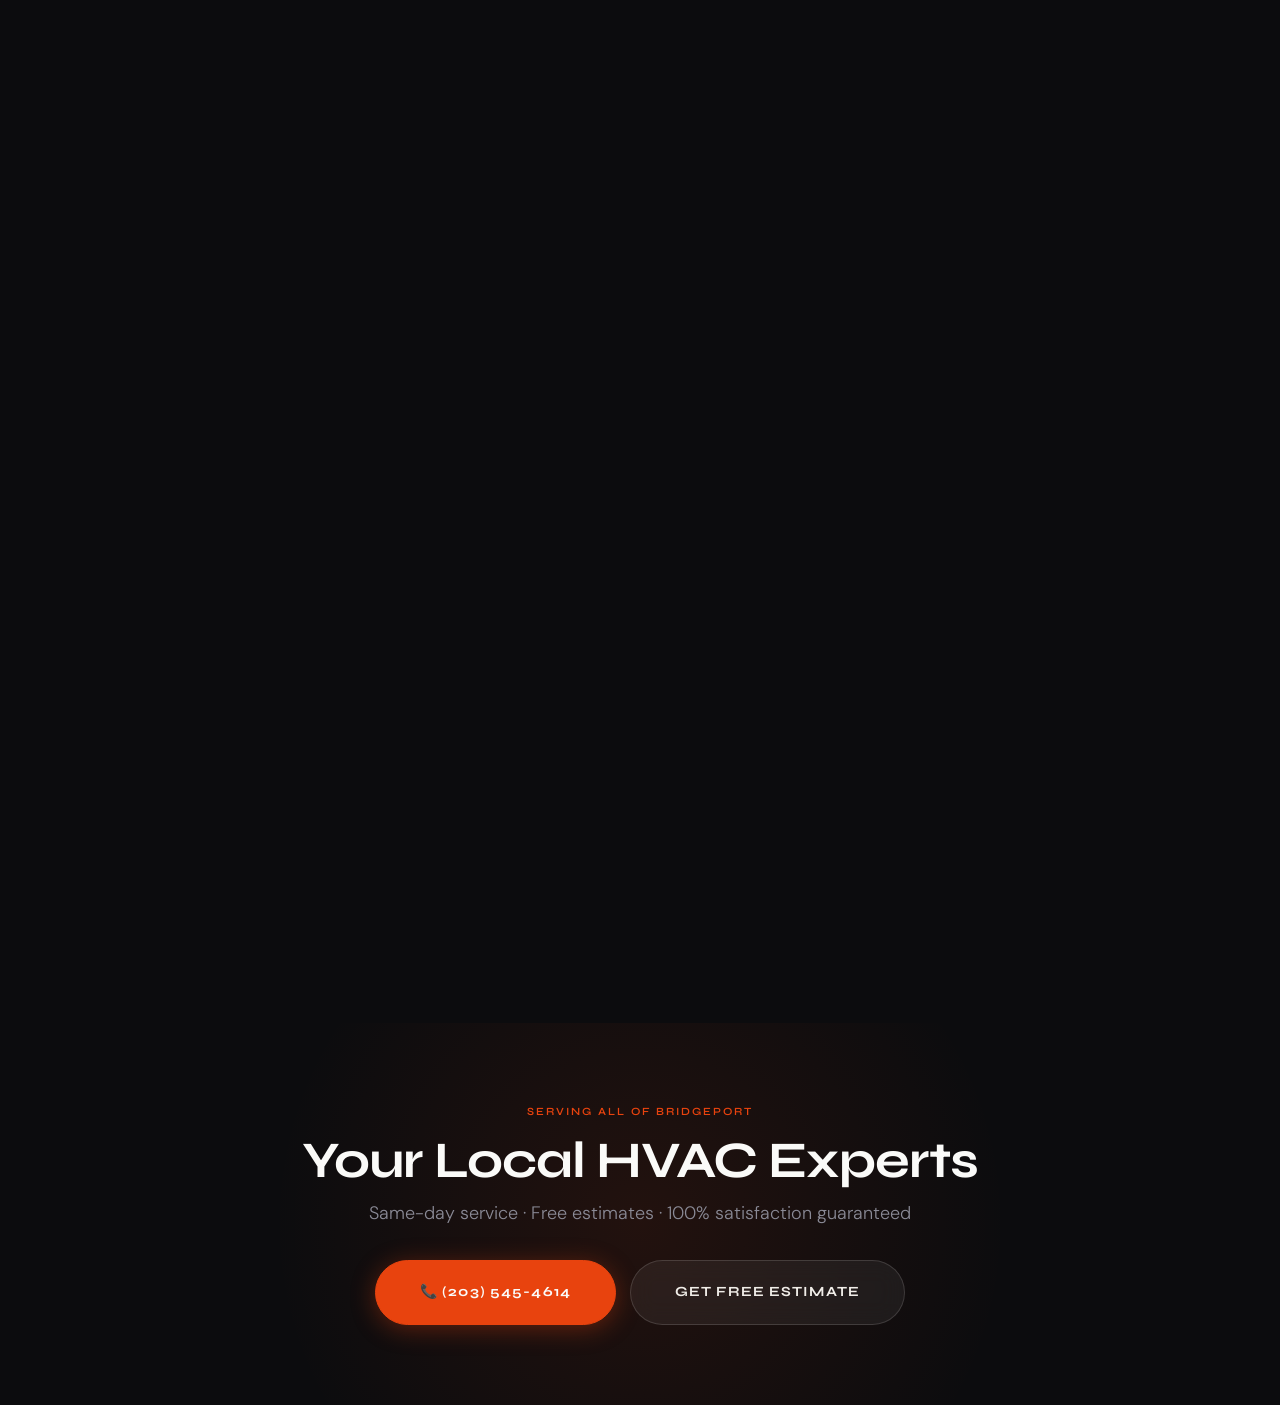
<file: bridgeport-ct.html>
<!DOCTYPE html>
<html lang="en">
<head>
  <meta charset="UTF-8"><meta name="viewport" content="width=device-width, initial-scale=1.0">
  <title>HVAC Company Bridgeport CT | Heating & Cooling Repair | Ray's Heating & Cooling LLC</title>
  <meta name="description" content="Ray's Heating & Cooling LLC is Bridgeport CT's #1 HVAC contractor. Expert heating and cooling repair, installation & maintenance. Licensed, 24/7. Call (203) 545-4614.">
  <link rel="canonical" href="https://raysheatingandcoolingllc.com/bridgeport-ct/">
  <script type="application/ld+json">
  {"@context":"https://schema.org","@type":"HVACBusiness","name":"Ray's Heating & Cooling LLC","telephone":"+12035454614","address":{"@type":"PostalAddress","streetAddress":"83 Johnson St","addressLocality":"Bridgeport","addressRegion":"CT","postalCode":"06604"},"areaServed":{"@type":"City","name":"Bridgeport","containedInPlace":{"@type":"State","name":"Connecticut"}}}
  </script>
  <link rel="stylesheet" href="css/style.css">
</head>
<body>
  <div id="topbar-slot"></div><div id="header-slot"></div>

  <section class="page-hero">
    <div class="container">
      <div class="breadcrumb"><a href="index.html">Home</a><span>Bridgeport, CT</span></div>
      <div class="eyebrow">Local HVAC Experts</div>
      <h1 class="display-lg" style="color:var(--white);margin:14px 0 16px">HVAC Services in<br>Bridgeport, CT</h1>
      <p class="body-lg" style="max-width:580px">Based in Bridgeport. Serving Bridgeport. Your neighbors with 20+ years of HVAC expertise and a same-day service guarantee.</p>
    </div>
  </section>
  <div id="trust-slot"></div>

  <div class="split-section">
    <div class="split-left">
      <div class="eyebrow fade-up">Bridgeport, CT</div>
      <h2 class="display-md section-title fade-up fade-up-delay-1">Your Neighborhood<br>HVAC Company</h2>
      <p class="body-md fade-up fade-up-delay-2" style="margin-bottom:16px">Ray's Heating & Cooling LLC is headquartered right here in Bridgeport at 83 Johnson St. We're not a distant call center dispatching strangers — we're your neighbors showing up to help, fast.</p>
      <p class="body-md fade-up fade-up-delay-2" style="margin-bottom:24px">We understand Bridgeport's unique mix of older homes, multi-families, and commercial properties. Our technicians are experienced with every system type found throughout the city — from century-old boilers to the latest heat pumps.</p>
      <div class="check-list fade-up fade-up-delay-2">
        <div class="check-item"><div class="check-icon"><svg viewBox="0 0 24 24" fill="none" stroke-width="3"><path d="M5 13l4 4L19 7"/></svg></div>All Bridgeport neighborhoods served</div>
        <div class="check-item"><div class="check-icon"><svg viewBox="0 0 24 24" fill="none" stroke-width="3"><path d="M5 13l4 4L19 7"/></svg></div>Residential &amp; commercial HVAC</div>
        <div class="check-item"><div class="check-icon"><svg viewBox="0 0 24 24" fill="none" stroke-width="3"><path d="M5 13l4 4L19 7"/></svg></div>Same-day and emergency service</div>
        <div class="check-item"><div class="check-icon"><svg viewBox="0 0 24 24" fill="none" stroke-width="3"><path d="M5 13l4 4L19 7"/></svg></div>Free on-site estimates</div>
      </div>
      <div style="display:flex;gap:12px;flex-wrap:wrap;margin-top:36px" class="fade-up fade-up-delay-3">
        <a href="contact.html" class="btn btn-fire btn-lg">Get Free Estimate</a>
        <a href="tel:2035454614" class="btn btn-ghost btn-lg">📞 (203) 545-4614</a>
      </div>
    </div>
    <div class="split-right">
      <div class="map-frame fade-up" style="margin-bottom:0">
        <iframe src="https://www.google.com/maps/embed?pb=!1m18!1m12!1m3!1d48180.0!2d-73.2048!3d41.1748!2m3!1f0!2f0!3f0!3m2!1i1024!2i768!4f13.1!3m3!1m2!1s0x89e8098e1f8a1e85%3A0x33c7f7e2e4b2e4c0!2sBridgeport%2C+CT!5e0!3m2!1sen!2sus!4v1620000000000" allowfullscreen loading="lazy" title="HVAC service area Bridgeport CT" style="height:380px"></iframe>
      </div>
    </div>
  </div>

  <section class="section" style="background:var(--obsidian)">
    <div class="container">
      <div class="section-header center">
        <div class="eyebrow fade-up">Services in Bridgeport</div>
        <h2 class="display-md section-title fade-up fade-up-delay-1">Everything We Offer</h2>
      </div>
      <div class="services-grid fade-up fade-up-delay-1">
        <div class="service-tile"><div class="service-tile-num">01</div><div class="service-tile-icon"><svg viewBox="0 0 24 24"><path d="M14.7 6.3a1 1 0 000 1.4l1.6 1.6a1 1 0 001.4 0l3.77-3.77a6 6 0 01-7.94 7.94l-6.91 6.91a2.12 2.12 0 01-3-3l6.91-6.91a6 6 0 017.94-7.94l-3.76 3.76z"/></svg></div><h3>HVAC Repair</h3><p>Same-day AC and furnace repair throughout Bridgeport. We fix it right the first time, guaranteed.</p><a href="hvac-repair.html" class="service-tile-link">Learn more <svg viewBox="0 0 24 24" fill="none" stroke-width="2.5"><path d="M5 12h14M12 5l7 7-7 7"/></svg></a></div>
        <div class="service-tile"><div class="service-tile-num">02</div><div class="service-tile-icon"><svg viewBox="0 0 24 24"><path d="M9 12l2 2 4-4m5.618-4.016A11.955 11.955 0 0112 2.944a11.955 11.955 0 01-8.618 3.04A12.02 12.02 0 003 9c0 5.591 3.824 10.29 9 11.622 5.176-1.332 9-6.03 9-11.622 0-1.042-.133-2.052-.382-3.016z"/></svg></div><h3>Maintenance</h3><p>Annual tune-ups to prevent breakdowns and lower energy bills in Bridgeport homes and businesses.</p><a href="hvac-maintenance.html" class="service-tile-link">Learn more <svg viewBox="0 0 24 24" fill="none" stroke-width="2.5"><path d="M5 12h14M12 5l7 7-7 7"/></svg></a></div>
        <div class="service-tile"><div class="service-tile-num">03</div><div class="service-tile-icon"><svg viewBox="0 0 24 24"><path d="M19 21V5a2 2 0 00-2-2H7a2 2 0 00-2 2v16m14 0h2m-2 0h-5m-9 0H3m2 0h5M9 7h1m-1 4h1m4-4h1m-1 4h1m-5 10v-5a1 1 0 011-1h2a1 1 0 011 1v5m-4 0h4"/></svg></div><h3>Installation</h3><p>New HVAC systems for Bridgeport homes — all major brands with financing available.</p><a href="hvac-installation.html" class="service-tile-link">Learn more <svg viewBox="0 0 24 24" fill="none" stroke-width="2.5"><path d="M5 12h14M12 5l7 7-7 7"/></svg></a></div>
        <div class="service-tile"><div class="service-tile-num">04</div><div class="service-tile-icon"><svg viewBox="0 0 24 24"><path d="M3 15a4 4 0 004 4h9a5 5 0 10-.1-9.999 5.002 5.002 0 10-9.78 2.096A4.001 4.001 0 003 15z"/></svg></div><h3>Cleaning &amp; Testing</h3><p>Duct cleaning and air quality testing for healthier Bridgeport homes and lower utility bills.</p><a href="hvac-cleaning-testing.html" class="service-tile-link">Learn more <svg viewBox="0 0 24 24" fill="none" stroke-width="2.5"><path d="M5 12h14M12 5l7 7-7 7"/></svg></a></div>
      </div>
    </div>
  </section>

  <section class="section cta-section" style="padding:80px 0">
    <div class="container" style="text-align:center">
      <div class="eyebrow">Serving All of Bridgeport</div>
      <h2 class="display-md" style="color:var(--white);margin:14px 0 12px">Your Local HVAC Experts</h2>
      <p class="body-lg" style="margin-bottom:32px">Same-day service · Free estimates · 100% satisfaction guaranteed</p>
      <div style="display:flex;gap:14px;justify-content:center;flex-wrap:wrap">
        <a href="tel:2035454614" class="btn btn-fire btn-lg">📞 (203) 545-4614</a>
        <a href="contact.html" class="btn btn-ghost btn-lg">Get Free Estimate</a>
      </div>
    </div>
  </section>

  <div id="footer-slot"></div>
  <script src="js/app.js"></script><script>RAYS.inject();</script>
</body>
</html>
</file>
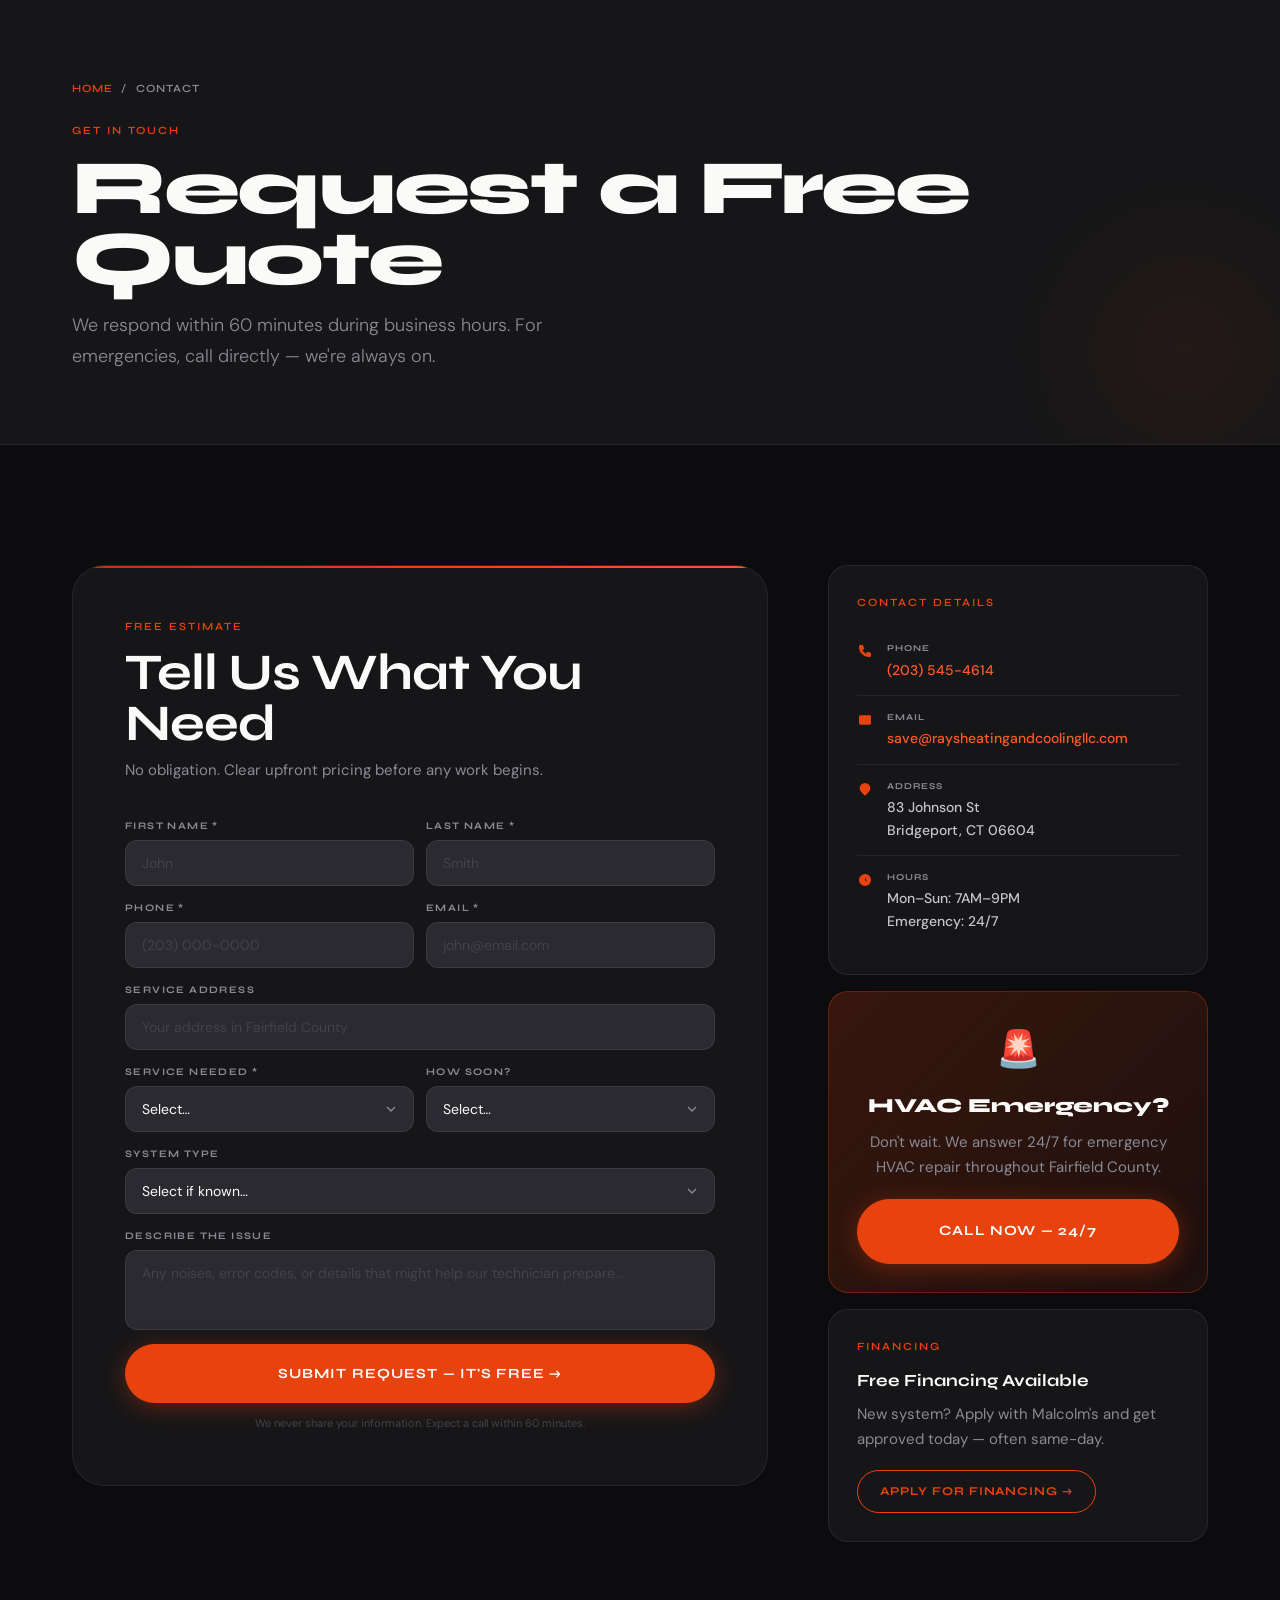
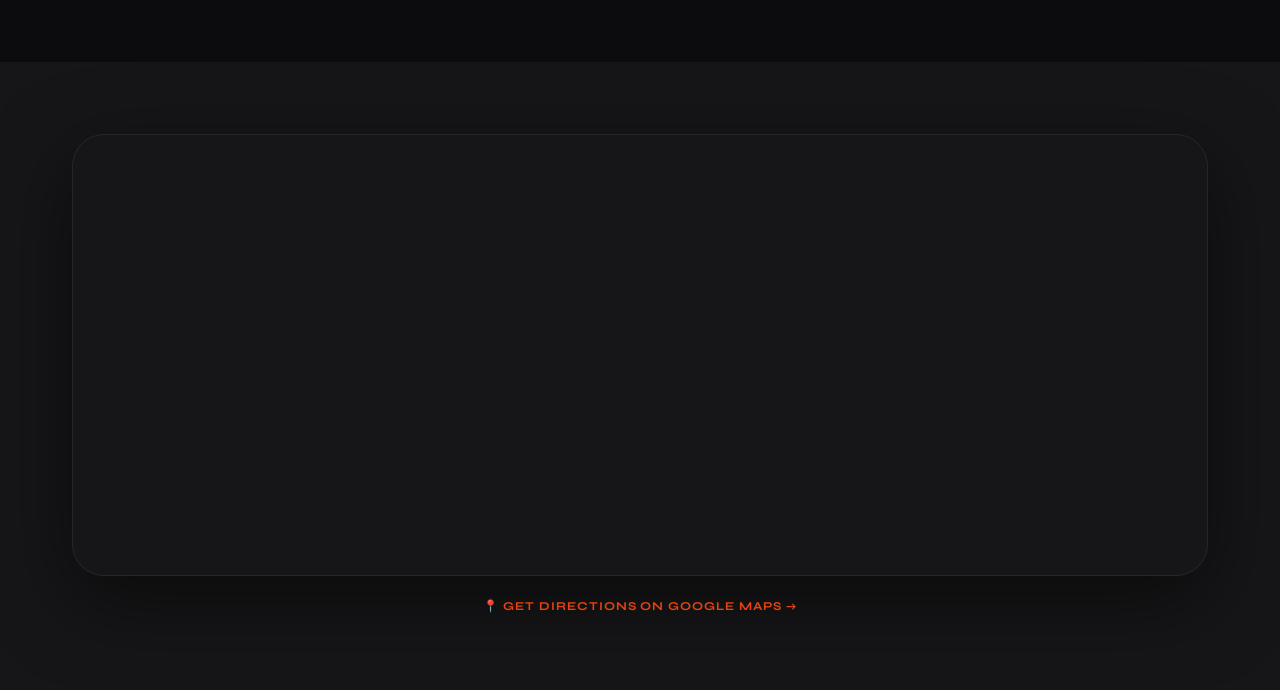
<file: contact.html>
<!DOCTYPE html>
<html lang="en">
<head>
  <meta charset="UTF-8"><meta name="viewport" content="width=device-width, initial-scale=1.0">
  <title>Contact Us | Ray's Heating & Cooling LLC | Free HVAC Estimates Bridgeport CT</title>
  <meta name="description" content="Contact Ray's Heating & Cooling LLC for HVAC service in Bridgeport and Fairfield County CT. Free estimates. Call (203) 545-4614 or submit a request online.">
  <link rel="canonical" href="https://raysheatingandcoolingllc.com/contact-us/">
  <link rel="stylesheet" href="css/style.css">
</head>
<body>
  <div id="topbar-slot"></div><div id="header-slot"></div>
  <section class="page-hero">
    <div class="container">
      <div class="breadcrumb"><a href="index.html">Home</a><span>Contact</span></div>
      <div class="eyebrow">Get In Touch</div>
      <h1 class="display-lg" style="color:var(--white);margin:14px 0 16px">Request a Free Quote</h1>
      <p class="body-lg" style="max-width:560px">We respond within 60 minutes during business hours. For emergencies, call directly — we're always on.</p>
    </div>
  </section>
  <div id="trust-slot"></div>
  <section class="section" style="background:var(--obsidian)">
    <div class="container">
      <div class="contact-grid">
        <div class="contact-form-card">
          <div class="eyebrow" style="margin-bottom:12px">Free Estimate</div>
          <h2 class="display-md" style="color:var(--white);margin-bottom:8px">Tell Us What You Need</h2>
          <p class="body-md" style="margin-bottom:36px">No obligation. Clear upfront pricing before any work begins.</p>
          <form id="contact-form" novalidate>
            <div id="contact-form-fields">
              <div class="form-2col">
                <div class="form-field"><label>First Name *</label><input type="text" name="firstName" required placeholder="John"></div>
                <div class="form-field"><label>Last Name *</label><input type="text" name="lastName" required placeholder="Smith"></div>
              </div>
              <div class="form-2col">
                <div class="form-field"><label>Phone *</label><input type="tel" name="phone" required placeholder="(203) 000-0000"></div>
                <div class="form-field"><label>Email *</label><input type="email" name="email" required placeholder="john@email.com"></div>
              </div>
              <div class="form-field"><label>Service Address</label><input type="text" name="address" placeholder="Your address in Fairfield County"></div>
              <div class="form-2col">
                <div class="form-field"><label>Service Needed *</label>
                  <select name="service" required>
                    <option value="">Select…</option>
                    <option>HVAC Repair</option><option>HVAC Maintenance</option>
                    <option>HVAC Installation</option><option>Cleaning &amp; Testing</option>
                    <option>Emergency Service</option><option>Free Estimate Only</option>
                  </select>
                </div>
                <div class="form-field"><label>How Soon?</label>
                  <select name="urgency">
                    <option value="">Select…</option>
                    <option>Emergency — ASAP</option><option>Today</option>
                    <option>This week</option><option>Within 2 weeks</option><option>Planning ahead</option>
                  </select>
                </div>
              </div>
              <div class="form-field"><label>System Type</label>
                <select name="systemType">
                  <option value="">Select if known…</option>
                  <option>Central Air Conditioner</option><option>Gas Furnace</option>
                  <option>Heat Pump</option><option>Boiler</option>
                  <option>Mini-Split / Ductless</option><option>Not Sure</option>
                </select>
              </div>
              <div class="form-field"><label>Describe the Issue</label><textarea name="message" placeholder="Any noises, error codes, or details that might help our technician prepare…"></textarea></div>
              <div class="form-submit"><button type="submit" class="btn btn-fire btn-lg">Submit Request — It's Free →</button></div>
              <p class="form-note" style="margin-top:12px">We never share your information. Expect a call within 60 minutes.</p>
            </div>
            <div id="contact-form-success" class="form-success-state" style="display:none">
              <div class="success-icon">✓</div>
              <h4>Request Received!</h4>
              <p>We'll call you within 1 hour. For urgent needs call <a href="tel:2035454614">(203) 545-4614</a>.</p>
            </div>
          </form>
        </div>
        <div class="contact-sidebar">
          <div class="sidebar-card">
            <div class="eyebrow" style="margin-bottom:16px">Contact Details</div>
            <div class="sidebar-contact-item"><svg viewBox="0 0 24 24"><path d="M3 5a2 2 0 012-2h3.28a1 1 0 01.948.684l1.498 4.493a1 1 0 01-.502 1.21l-2.257 1.13a11.042 11.042 0 005.516 5.516l1.13-2.257a1 1 0 011.21-.502l4.493 1.498a1 1 0 01.684.949V19a2 2 0 01-2 2h-1C9.716 21 3 14.284 3 6V5z"/></svg><div><div class="sidebar-contact-lbl">Phone</div><div class="sidebar-contact-val"><a href="tel:2035454614">(203) 545-4614</a></div></div></div>
            <div class="sidebar-contact-item"><svg viewBox="0 0 24 24"><path d="M3 8l7.89 5.26a2 2 0 002.22 0L21 8M5 19h14a2 2 0 002-2V7a2 2 0 00-2-2H5a2 2 0 00-2 2v10a2 2 0 002 2z"/></svg><div><div class="sidebar-contact-lbl">Email</div><div class="sidebar-contact-val"><a href="mailto:save@raysheatingandcoolingllc.com">save@raysheatingandcoolingllc.com</a></div></div></div>
            <div class="sidebar-contact-item"><svg viewBox="0 0 24 24"><path d="M17.657 16.657L13.414 20.9a1.998 1.998 0 01-2.827 0l-4.244-4.243a8 8 0 1111.314 0z"/><path d="M15 11a3 3 0 11-6 0 3 3 0 016 0z"/></svg><div><div class="sidebar-contact-lbl">Address</div><div class="sidebar-contact-val">83 Johnson St<br>Bridgeport, CT 06604</div></div></div>
            <div class="sidebar-contact-item"><svg viewBox="0 0 24 24"><path d="M12 8v4l3 3m6-3a9 9 0 11-18 0 9 9 0 0118 0z"/></svg><div><div class="sidebar-contact-lbl">Hours</div><div class="sidebar-contact-val">Mon–Sun: 7AM–9PM<br>Emergency: 24/7</div></div></div>
          </div>
          <div class="sidebar-card emergency">
            <div style="font-size:36px;margin-bottom:12px">🚨</div>
            <h4 style="font-family:var(--font-display);font-weight:800;font-size:20px;color:var(--white);margin-bottom:8px">HVAC Emergency?</h4>
            <p class="body-md" style="margin-bottom:20px">Don't wait. We answer 24/7 for emergency HVAC repair throughout Fairfield County.</p>
            <a href="tel:2035454614" class="btn btn-fire btn-lg" style="width:100%;justify-content:center">Call Now — 24/7</a>
          </div>
          <div class="sidebar-card">
            <div class="eyebrow" style="margin-bottom:12px">Financing</div>
            <h4 style="font-family:var(--font-display);font-weight:700;font-size:17px;color:var(--white);margin-bottom:8px">Free Financing Available</h4>
            <p class="body-md" style="margin-bottom:18px">New system? Apply with Malcolm's and get approved today — often same-day.</p>
            <a href="https://www.ffcapplication.com/?i=FDeKqFfzPiNfrH00bCZdBTXxPuL8ATFUqzkeD1Ib0t0=" target="_blank" rel="noopener" class="btn btn-outline-ember btn-sm">Apply for Financing →</a>
          </div>
        </div>
      </div>
    </div>
  </section>
  <section class="section--sm map-section">
    <div class="container">
      <div class="map-frame">
        <iframe src="https://www.google.com/maps/embed?pb=!1m18!1m12!1m3!1d3011.8!2d-73.1952!3d41.1865!2m3!1f0!2f0!3f0!3m2!1i1024!2i768!4f13.1!3m3!1m2!1s0x0%3A0x0!2s83+Johnson+St%2C+Bridgeport%2C+CT+06604!5e0!3m2!1sen!2sus!4v1620000000000" allowfullscreen loading="lazy" title="Ray's Heating & Cooling location"></iframe>
      </div>
      <p style="text-align:center;margin-top:16px"><a href="https://www.google.com/maps/dir/?api=1&destination=83+Johnson+St+Bridgeport+CT+06604" target="_blank" rel="noopener" style="color:var(--ember);font-family:var(--font-display);font-size:12px;font-weight:700;letter-spacing:0.08em;text-transform:uppercase">📍 Get Directions on Google Maps →</a></p>
    </div>
  </section>
  <div id="footer-slot"></div>
  <script src="js/app.js"></script><script>RAYS.inject();</script>
</body>
</html>
</file>
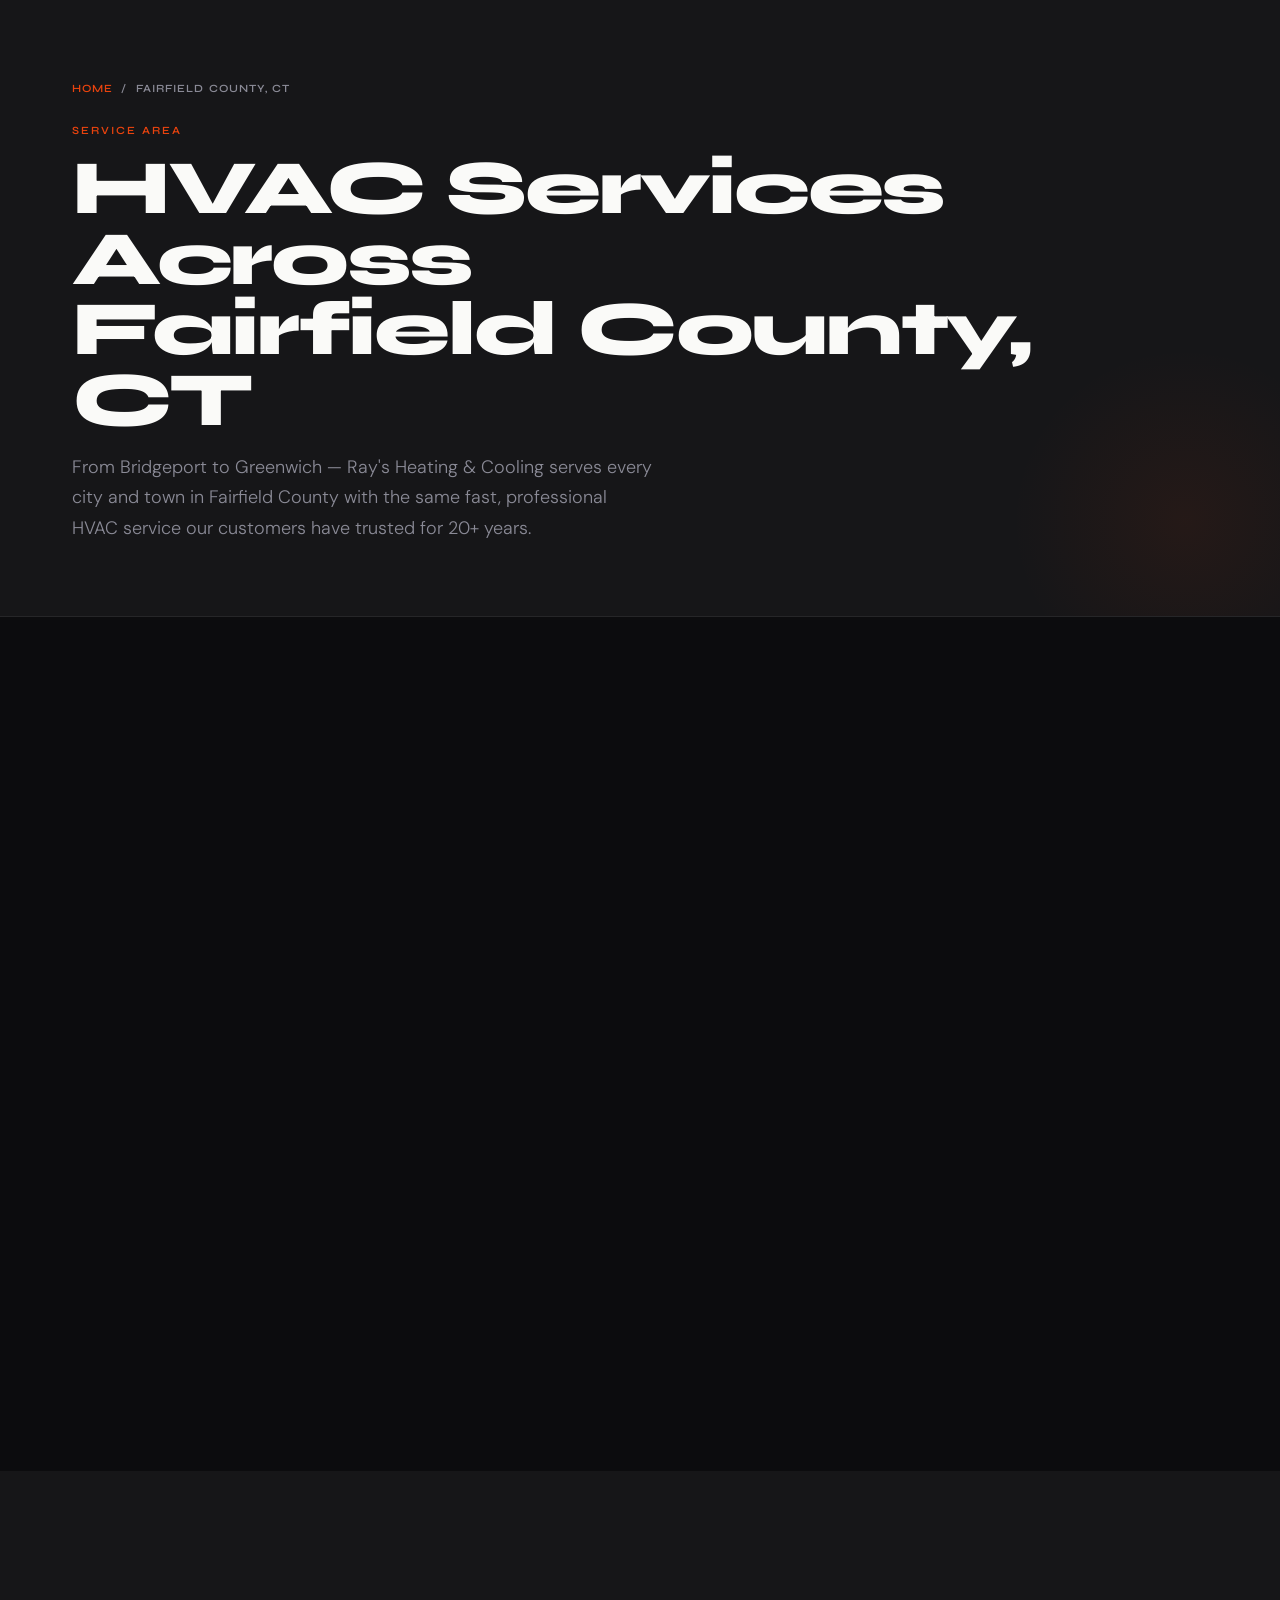
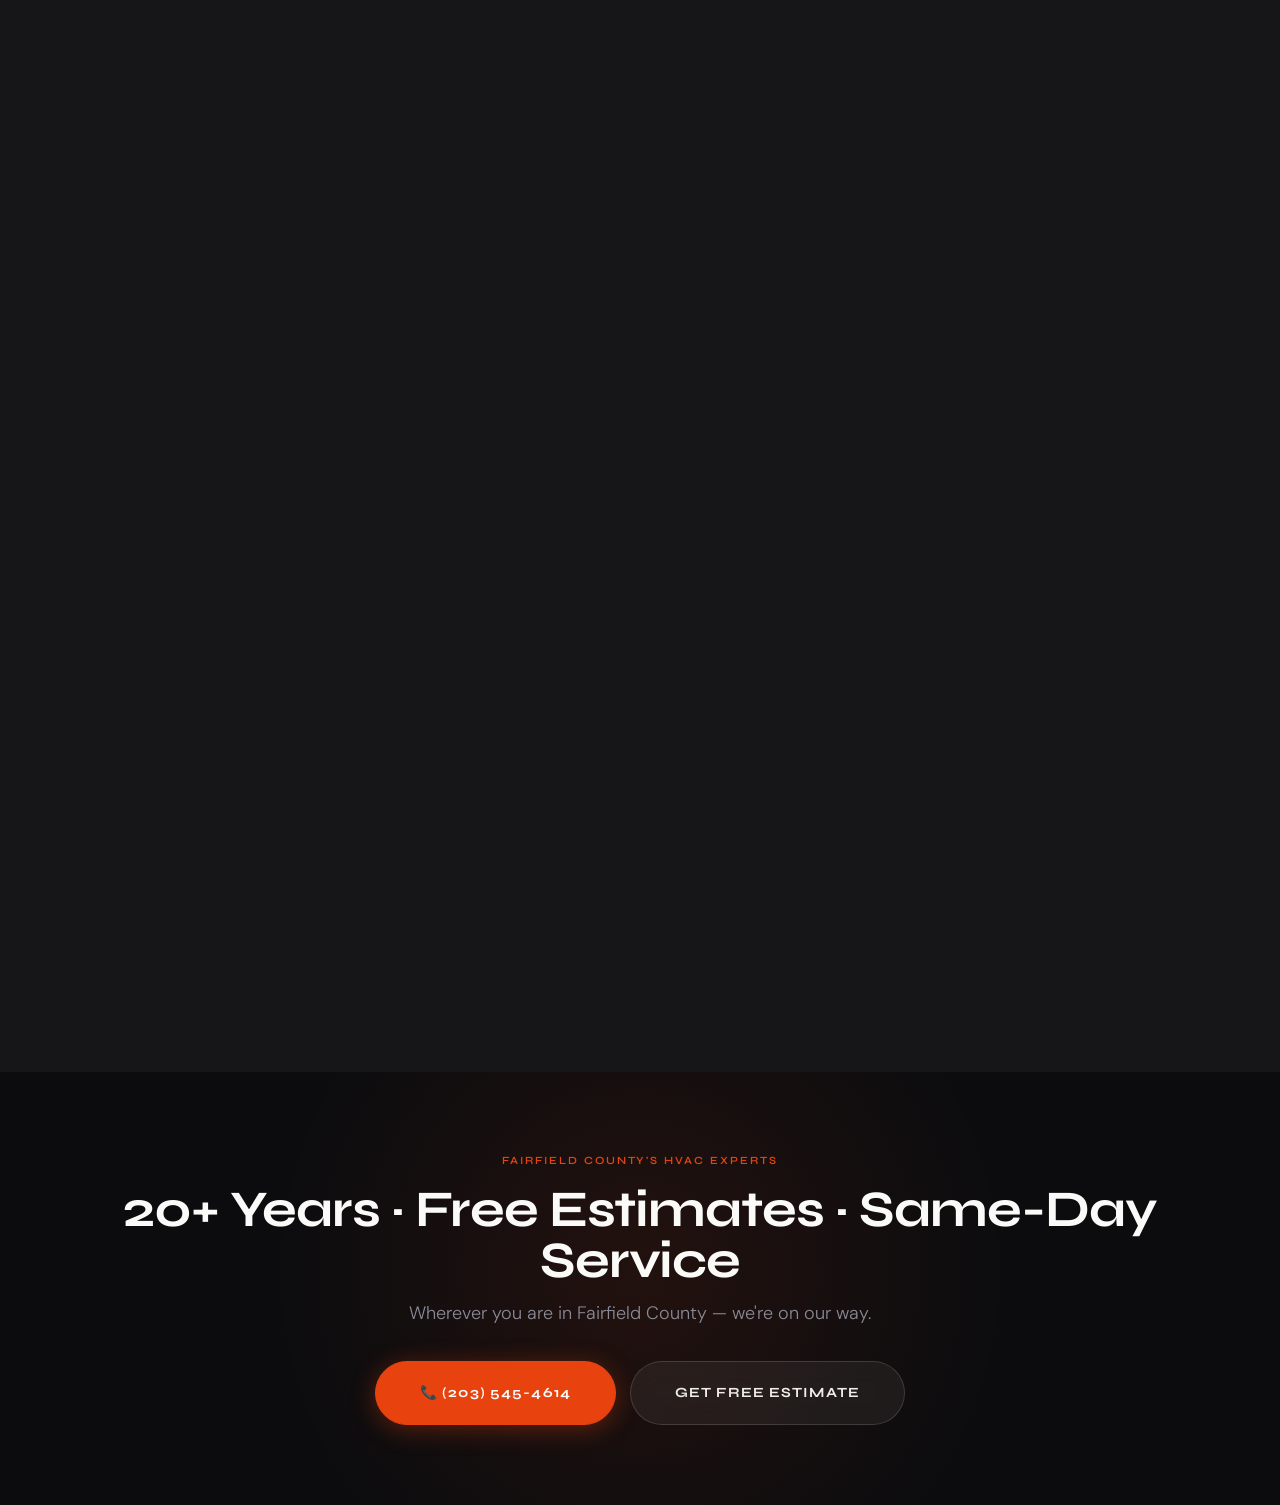
<file: fairfield-county-ct.html>
<!DOCTYPE html>
<html lang="en">
<head>
  <meta charset="UTF-8"><meta name="viewport" content="width=device-width, initial-scale=1.0">
  <title>HVAC Services Fairfield County CT | Ray's Heating & Cooling LLC</title>
  <meta name="description" content="Ray's Heating & Cooling LLC provides expert HVAC repair, installation, and maintenance throughout Fairfield County CT — Trumbull, Stratford, Norwalk, Stamford and more. (203) 545-4614.">
  <link rel="canonical" href="https://raysheatingandcoolingllc.com/fairfield-county-ct/">
  <link rel="stylesheet" href="css/style.css">
</head>
<body>
  <div id="topbar-slot"></div><div id="header-slot"></div>

  <section class="page-hero">
    <div class="container">
      <div class="breadcrumb"><a href="index.html">Home</a><span>Fairfield County, CT</span></div>
      <div class="eyebrow">Service Area</div>
      <h1 class="display-lg" style="color:var(--white);margin:14px 0 16px">HVAC Services Across<br>Fairfield County, CT</h1>
      <p class="body-lg" style="max-width:580px">From Bridgeport to Greenwich — Ray's Heating & Cooling serves every city and town in Fairfield County with the same fast, professional HVAC service our customers have trusted for 20+ years.</p>
    </div>
  </section>
  <div id="trust-slot"></div>

  <section class="section" style="background:var(--obsidian)">
    <div class="container">
      <div class="section-header center">
        <div class="eyebrow fade-up">Coverage Area</div>
        <h2 class="display-md section-title fade-up fade-up-delay-1">We Serve All of Fairfield County</h2>
        <p class="body-lg section-subtitle fade-up fade-up-delay-2">Don't see your town? Call us — we likely serve your area and can confirm in seconds.</p>
      </div>
      <div class="areas-grid fade-up fade-up-delay-1">
        <div class="area-chip"><div class="area-chip-dot"></div><div><div class="area-chip-name">Bridgeport</div><div class="area-chip-meta">Headquarters · Full service</div></div></div>
        <div class="area-chip"><div class="area-chip-dot"></div><div><div class="area-chip-name">Trumbull</div><div class="area-chip-meta">Same-day service</div></div></div>
        <div class="area-chip"><div class="area-chip-dot"></div><div><div class="area-chip-name">Stratford</div><div class="area-chip-meta">Same-day service</div></div></div>
        <div class="area-chip"><div class="area-chip-dot"></div><div><div class="area-chip-name">Milford</div><div class="area-chip-meta">Same-day service</div></div></div>
        <div class="area-chip"><div class="area-chip-dot"></div><div><div class="area-chip-name">Shelton</div><div class="area-chip-meta">Same-day service</div></div></div>
        <div class="area-chip"><div class="area-chip-dot"></div><div><div class="area-chip-name">Norwalk</div><div class="area-chip-meta">Same-day service</div></div></div>
        <div class="area-chip"><div class="area-chip-dot"></div><div><div class="area-chip-name">Stamford</div><div class="area-chip-meta">Same-day service</div></div></div>
        <div class="area-chip"><div class="area-chip-dot"></div><div><div class="area-chip-name">Westport</div><div class="area-chip-meta">Same-day service</div></div></div>
        <div class="area-chip"><div class="area-chip-dot"></div><div><div class="area-chip-name">Fairfield</div><div class="area-chip-meta">Same-day service</div></div></div>
        <div class="area-chip"><div class="area-chip-dot"></div><div><div class="area-chip-name">Easton</div><div class="area-chip-meta">Same-day service</div></div></div>
        <div class="area-chip"><div class="area-chip-dot"></div><div><div class="area-chip-name">Monroe</div><div class="area-chip-meta">Same-day service</div></div></div>
        <div class="area-chip"><div class="area-chip-dot"></div><div><div class="area-chip-name">Greenwich</div><div class="area-chip-meta">Same-day service</div></div></div>
        <div class="area-chip"><div class="area-chip-dot"></div><div><div class="area-chip-name">Darien</div><div class="area-chip-meta">Same-day service</div></div></div>
        <div class="area-chip"><div class="area-chip-dot"></div><div><div class="area-chip-name">New Canaan</div><div class="area-chip-meta">Same-day service</div></div></div>
        <div class="area-chip"><div class="area-chip-dot"></div><div><div class="area-chip-name">Wilton</div><div class="area-chip-meta">Same-day service</div></div></div>
        <div class="area-chip"><div class="area-chip-dot"></div><div><div class="area-chip-name">Weston</div><div class="area-chip-meta">Same-day service</div></div></div>
      </div>
    </div>
  </section>

  <section class="section" style="background:var(--graphite)">
    <div class="container">
      <div class="section-header center">
        <div class="eyebrow fade-up">Services Available County-Wide</div>
        <h2 class="display-md section-title fade-up fade-up-delay-1">The Same Great Service,<br>Wherever You Are</h2>
      </div>
      <div class="services-grid fade-up fade-up-delay-1">
        <div class="service-tile"><div class="service-tile-num">01</div><div class="service-tile-icon"><svg viewBox="0 0 24 24"><path d="M14.7 6.3a1 1 0 000 1.4l1.6 1.6a1 1 0 001.4 0l3.77-3.77a6 6 0 01-7.94 7.94l-6.91 6.91a2.12 2.12 0 01-3-3l6.91-6.91a6 6 0 017.94-7.94l-3.76 3.76z"/></svg></div><h3>HVAC Repair</h3><p>Same-day repair across Fairfield County. We fix all makes and models — guaranteed right the first time.</p><a href="hvac-repair.html" class="service-tile-link">Learn more <svg viewBox="0 0 24 24" fill="none" stroke-width="2.5"><path d="M5 12h14M12 5l7 7-7 7"/></svg></a></div>
        <div class="service-tile"><div class="service-tile-num">02</div><div class="service-tile-icon"><svg viewBox="0 0 24 24"><path d="M9 12l2 2 4-4m5.618-4.016A11.955 11.955 0 0112 2.944a11.955 11.955 0 01-8.618 3.04A12.02 12.02 0 003 9c0 5.591 3.824 10.29 9 11.622 5.176-1.332 9-6.03 9-11.622 0-1.042-.133-2.052-.382-3.016z"/></svg></div><h3>Maintenance</h3><p>Annual tune-ups throughout Fairfield County — preventing breakdowns before they happen.</p><a href="hvac-maintenance.html" class="service-tile-link">Learn more <svg viewBox="0 0 24 24" fill="none" stroke-width="2.5"><path d="M5 12h14M12 5l7 7-7 7"/></svg></a></div>
        <div class="service-tile"><div class="service-tile-num">03</div><div class="service-tile-icon"><svg viewBox="0 0 24 24"><path d="M19 21V5a2 2 0 00-2-2H7a2 2 0 00-2 2v16m14 0h2m-2 0h-5m-9 0H3m2 0h5M9 7h1m-1 4h1m4-4h1m-1 4h1m-5 10v-5a1 1 0 011-1h2a1 1 0 011 1v5m-4 0h4"/></svg></div><h3>Installation</h3><p>New HVAC systems installed county-wide with factory certification and financing options.</p><a href="hvac-installation.html" class="service-tile-link">Learn more <svg viewBox="0 0 24 24" fill="none" stroke-width="2.5"><path d="M5 12h14M12 5l7 7-7 7"/></svg></a></div>
        <div class="service-tile"><div class="service-tile-num">04</div><div class="service-tile-icon"><svg viewBox="0 0 24 24"><path d="M3 15a4 4 0 004 4h9a5 5 0 10-.1-9.999 5.002 5.002 0 10-9.78 2.096A4.001 4.001 0 003 15z"/></svg></div><h3>Cleaning &amp; Testing</h3><p>Duct cleaning and air quality testing available throughout Fairfield County.</p><a href="hvac-cleaning-testing.html" class="service-tile-link">Learn more <svg viewBox="0 0 24 24" fill="none" stroke-width="2.5"><path d="M5 12h14M12 5l7 7-7 7"/></svg></a></div>
      </div>
    </div>
  </section>

  <section class="section cta-section" style="padding:80px 0">
    <div class="container" style="text-align:center">
      <div class="eyebrow">Fairfield County's HVAC Experts</div>
      <h2 class="display-md" style="color:var(--white);margin:14px 0 12px">20+ Years · Free Estimates · Same-Day Service</h2>
      <p class="body-lg" style="margin-bottom:32px">Wherever you are in Fairfield County — we're on our way.</p>
      <div style="display:flex;gap:14px;justify-content:center;flex-wrap:wrap">
        <a href="tel:2035454614" class="btn btn-fire btn-lg">📞 (203) 545-4614</a>
        <a href="contact.html" class="btn btn-ghost btn-lg">Get Free Estimate</a>
      </div>
    </div>
  </section>

  <div id="footer-slot"></div>
  <script src="js/app.js"></script><script>RAYS.inject();</script>
</body>
</html>
</file>
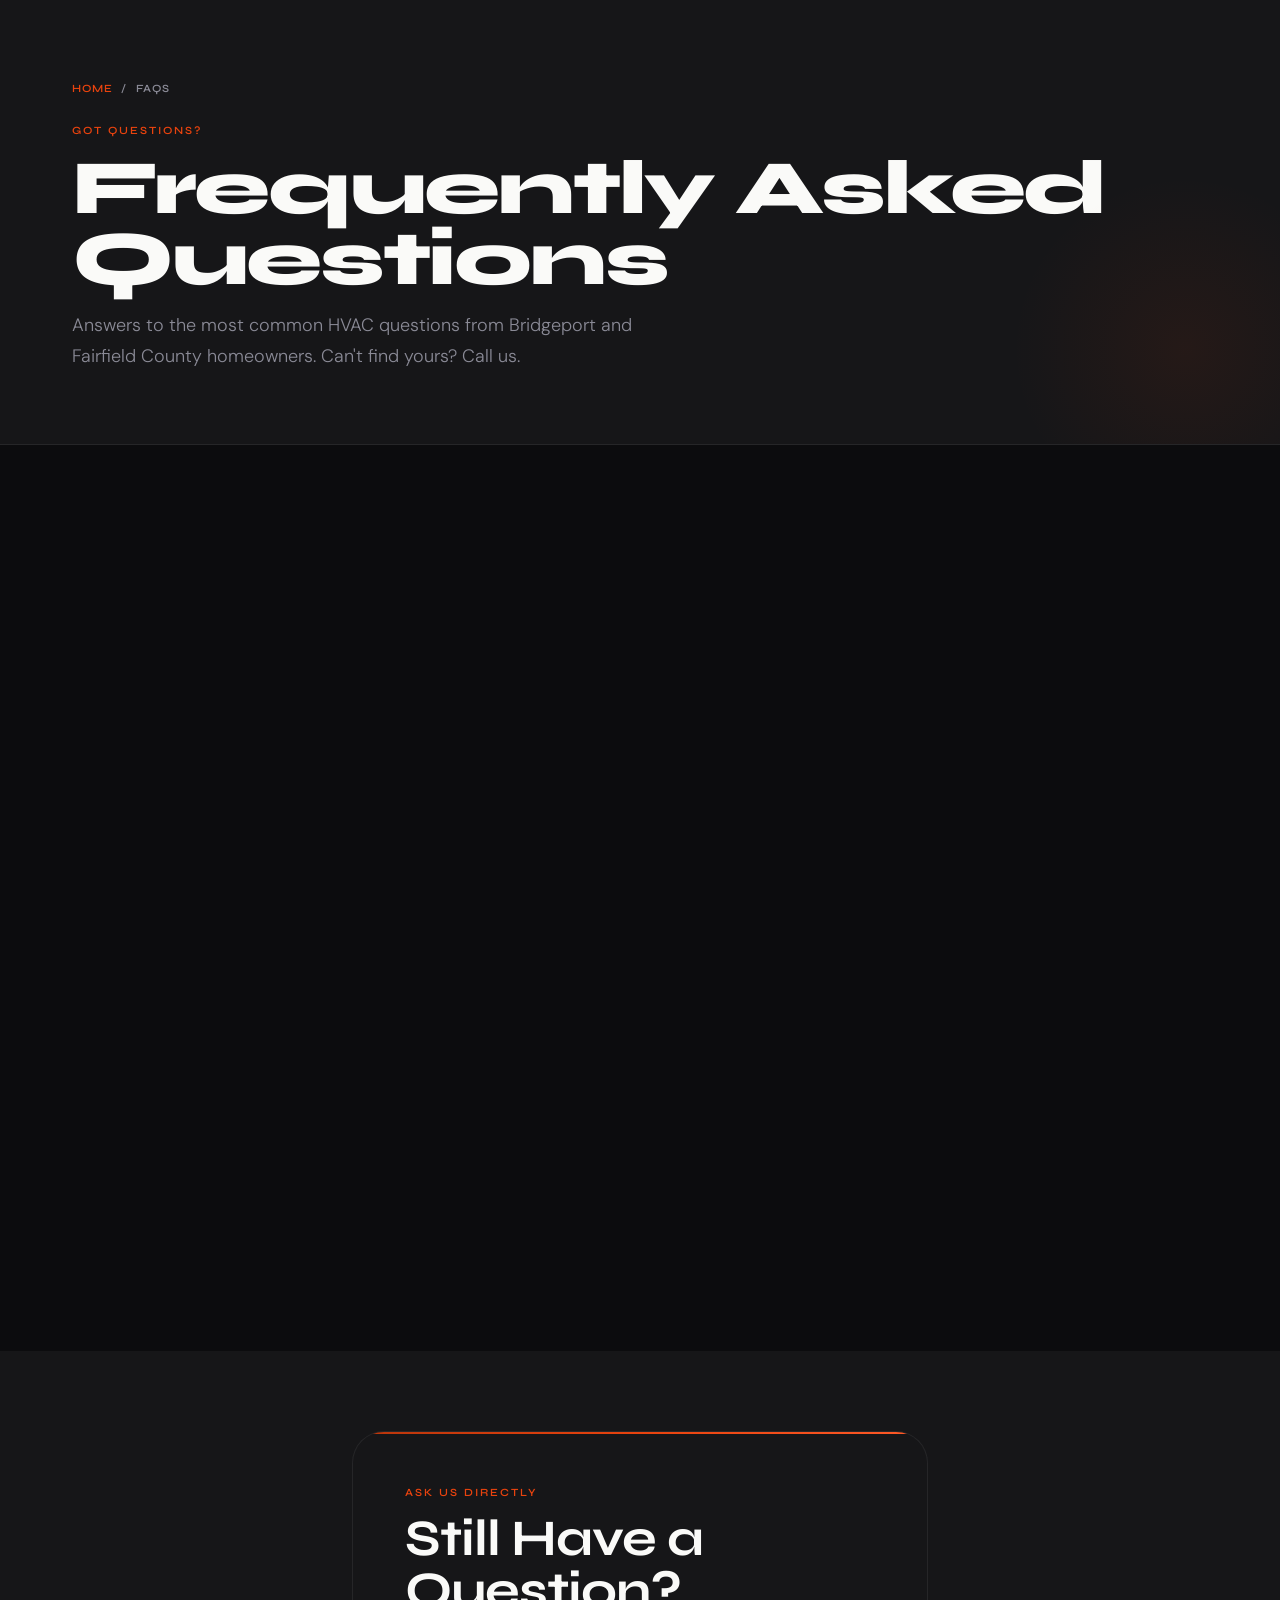
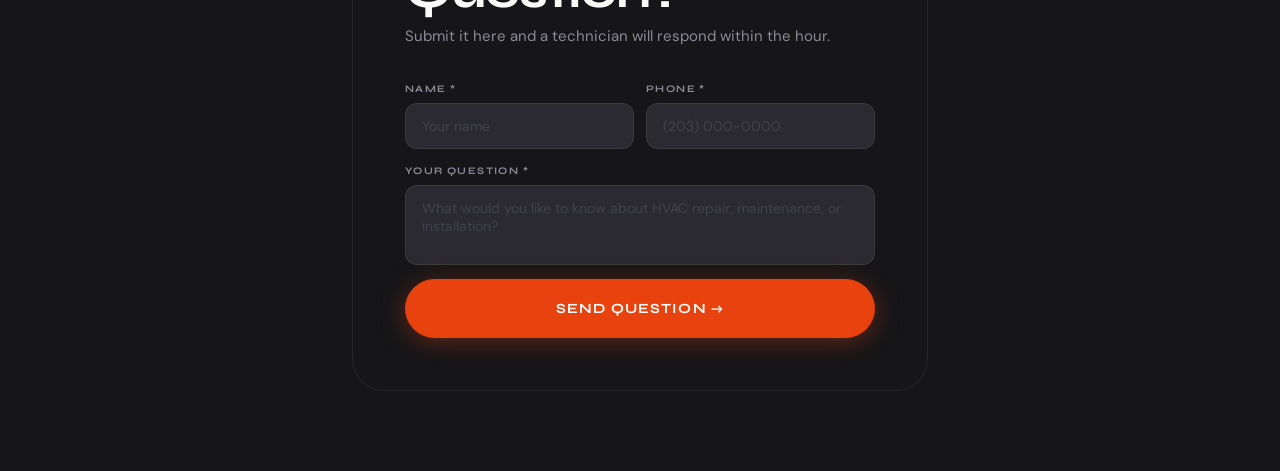
<file: faqs.html>
<!DOCTYPE html>
<html lang="en">
<head>
  <meta charset="UTF-8"><meta name="viewport" content="width=device-width, initial-scale=1.0">
  <title>HVAC FAQs Bridgeport CT | Ray's Heating & Cooling LLC</title>
  <meta name="description" content="Common HVAC questions answered by Ray's Heating & Cooling LLC — your Bridgeport CT HVAC experts. Repair, maintenance, costs, emergency service and more.">
  <link rel="canonical" href="https://raysheatingandcoolingllc.com/faqs/">
  <script type="application/ld+json">
  {"@context":"https://schema.org","@type":"FAQPage","mainEntity":[
    {"@type":"Question","name":"Why is my HVAC system making strange noises?","acceptedAnswer":{"@type":"Answer","text":"Banging, rattling, or squealing usually signals a loose component, worn belt, or refrigerant issue. Call Ray's at (203) 545-4614 — we can often diagnose over the phone."}},
    {"@type":"Question","name":"How often should I replace my air filters?","acceptedAnswer":{"@type":"Answer","text":"Every 1–3 months depending on usage, pets, and air quality. Check monthly and replace when visibly dirty."}},
    {"@type":"Question","name":"What is the average lifespan of an HVAC system?","acceptedAnswer":{"@type":"Answer","text":"With proper maintenance: heat pumps ~15 years, central AC ~15–18 years, gas furnaces 20+ years."}},
    {"@type":"Question","name":"Do you offer free HVAC estimates?","acceptedAnswer":{"@type":"Answer","text":"Yes. Ray's Heating & Cooling LLC provides free, no-obligation on-site estimates with upfront pricing before any work begins."}},
    {"@type":"Question","name":"Do you offer 24/7 emergency HVAC service?","acceptedAnswer":{"@type":"Answer","text":"Yes. Call (203) 545-4614 any time for emergency HVAC repair in Bridgeport and Fairfield County, CT."}},
    {"@type":"Question","name":"What areas do you serve?","acceptedAnswer":{"@type":"Answer","text":"All of Fairfield County CT — Bridgeport, Trumbull, Stratford, Milford, Shelton, Norwalk, Stamford, Westport, Fairfield, Easton, Monroe, and Greenwich."}},
    {"@type":"Question","name":"Is Ray's Heating & Cooling licensed and insured?","acceptedAnswer":{"@type":"Answer","text":"Yes. Fully licensed and insured in Connecticut. All technicians are background-checked, drug-tested, and factory-trained."}},
    {"@type":"Question","name":"Do you offer financing?","acceptedAnswer":{"@type":"Answer","text":"Yes — we partner with Malcolm's to offer free financing for qualifying customers. Apply online and get approved often same-day."}}
  ]}
  </script>
  <link rel="stylesheet" href="css/style.css">
</head>
<body>
  <div id="topbar-slot"></div><div id="header-slot"></div>

  <section class="page-hero">
    <div class="container">
      <div class="breadcrumb"><a href="index.html">Home</a><span>FAQs</span></div>
      <div class="eyebrow">Got Questions?</div>
      <h1 class="display-lg" style="color:var(--white);margin:14px 0 16px">Frequently Asked<br>Questions</h1>
      <p class="body-lg" style="max-width:580px">Answers to the most common HVAC questions from Bridgeport and Fairfield County homeowners. Can't find yours? Call us.</p>
    </div>
  </section>
  <div id="trust-slot"></div>

  <section class="section" style="background:var(--obsidian)">
    <div class="container">
      <div style="display:grid;grid-template-columns:1fr 640px;gap:80px;align-items:start">

        <!-- Sidebar CTA -->
        <div style="position:sticky;top:100px">
          <div class="eyebrow fade-up" style="margin-bottom:16px">Need Help Now?</div>
          <h2 class="display-md fade-up fade-up-delay-1" style="color:var(--white);margin-bottom:20px">We Answer Every Question — Free</h2>
          <p class="body-md fade-up fade-up-delay-2" style="margin-bottom:32px">If you don't see your answer below, call us directly. We're happy to diagnose issues and give advice over the phone — no charge, no obligation.</p>
          <div style="display:flex;flex-direction:column;gap:12px" class="fade-up fade-up-delay-3">
            <a href="tel:2035454614" class="btn btn-fire btn-lg">📞 (203) 545-4614</a>
            <a href="contact.html" class="btn btn-ghost btn-lg">Submit a Question</a>
          </div>
          <div style="background:var(--graphite);border:1px solid rgba(255,255,255,0.07);border-radius:var(--r-lg);padding:28px;margin-top:32px" class="fade-up fade-up-delay-3">
            <div class="eyebrow" style="margin-bottom:12px">Emergency Line</div>
            <p style="font-family:var(--font-display);font-weight:800;font-size:28px;color:var(--white);letter-spacing:-0.02em;margin-bottom:6px">(203) 545-4614</p>
            <p style="font-size:13px;color:var(--smoke)">Available 24/7 · 365 days a year<br>Evenings, weekends &amp; holidays</p>
          </div>
        </div>

        <!-- FAQ Categories -->
        <div class="fade-up fade-up-delay-1">

          <h3 style="font-family:var(--font-display);font-size:11px;font-weight:700;letter-spacing:0.16em;text-transform:uppercase;color:var(--ember);margin-bottom:0;padding-bottom:16px;border-bottom:1px solid rgba(232,67,14,0.3)">General</h3>
          <div class="faq-wrap" id="faq-general" style="margin-bottom:48px"></div>

          <h3 style="font-family:var(--font-display);font-size:11px;font-weight:700;letter-spacing:0.16em;text-transform:uppercase;color:var(--ember);margin-bottom:0;padding-bottom:16px;border-bottom:1px solid rgba(232,67,14,0.3)">Maintenance &amp; Filters</h3>
          <div class="faq-wrap" id="faq-maint" style="margin-bottom:48px"></div>

          <h3 style="font-family:var(--font-display);font-size:11px;font-weight:700;letter-spacing:0.16em;text-transform:uppercase;color:var(--ember);margin-bottom:0;padding-bottom:16px;border-bottom:1px solid rgba(232,67,14,0.3)">Pricing &amp; Service</h3>
          <div class="faq-wrap" id="faq-pricing" style="margin-bottom:48px"></div>

        </div>
      </div>
    </div>
  </section>

  <!-- Inline ask-us form -->
  <section class="section--sm" style="background:var(--graphite);padding:80px 0">
    <div class="container" style="max-width:640px;margin:0 auto">
      <div class="contact-form-card">
        <div class="eyebrow" style="margin-bottom:12px">Ask Us Directly</div>
        <h3 class="display-md" style="color:var(--white);margin-bottom:8px">Still Have a Question?</h3>
        <p class="body-md" style="margin-bottom:32px">Submit it here and a technician will respond within the hour.</p>
        <form id="faq-form" novalidate>
          <div id="faq-form-fields">
            <div class="form-2col">
              <div class="form-field"><label>Name *</label><input type="text" name="name" required placeholder="Your name"></div>
              <div class="form-field"><label>Phone *</label><input type="tel" name="phone" required placeholder="(203) 000-0000"></div>
            </div>
            <div class="form-field"><label>Your Question *</label><textarea name="message" required placeholder="What would you like to know about HVAC repair, maintenance, or installation?"></textarea></div>
            <div class="form-submit"><button type="submit" class="btn btn-fire btn-lg">Send Question →</button></div>
          </div>
          <div id="faq-form-success" class="form-success-state" style="display:none">
            <div class="success-icon">✓</div>
            <h4>Question Received!</h4>
            <p>We'll get back to you within 1 hour.<br>Urgent? Call <a href="tel:2035454614">(203) 545-4614</a>.</p>
          </div>
        </form>
      </div>
    </div>
  </section>

  <div id="footer-slot"></div>
  <script src="js/app.js"></script>
  <script>
    RAYS.inject();

    const generalFAQs = [
      { q: "Why is my HVAC system making strange noises?", a: "Banging, rattling, or squealing usually signals a loose component, worn belt, or refrigerant issue. Some startup noise is normal, but persistent sounds warrant a professional diagnosis. Call (203) 545-4614 — we can often advise over the phone at no charge." },
      { q: "What is the average lifespan of an HVAC system?", a: "With proper maintenance: heat pumps average ~15 years, central AC systems ~15–18 years, and gas furnaces 20+ years. Regular annual tune-ups significantly extend system life and prevent costly failures." },
      { q: "What areas does Ray's Heating & Cooling serve?", a: "We serve all of Fairfield County, CT — Bridgeport, Trumbull, Stratford, Shelton, Milford, Norwalk, Stamford, Westport, Fairfield, Easton, Monroe, Greenwich, and surrounding towns." },
      { q: "Is Ray's Heating & Cooling LLC licensed and insured?", a: "Yes, fully. We are licensed and insured in the state of Connecticut. All technicians are background-checked, drug-tested, and hold factory certifications from leading HVAC manufacturers." },
      { q: "Do you offer 24/7 emergency HVAC service?", a: "Absolutely. Call (203) 545-4614 any time — nights, weekends, and holidays included. HVAC emergencies can't wait for business hours, and neither do we." }
    ];

    const maintFAQs = [
      { q: "How often should I replace my air filters?", a: "Every 1–3 months. Homes with pets, allergy sufferers, or high dust levels should check monthly. Always follow the manufacturer's recommendation for your specific filter type. A clogged filter forces your system to work harder, shortening its life and raising energy bills." },
      { q: "Why is regular HVAC maintenance important?", a: "Annual maintenance prevents up to 85% of system failures, improves energy efficiency, maintains your manufacturer warranty, and keeps indoor air quality healthy. It's the single most cost-effective thing you can do for your HVAC system." },
      { q: "When should I schedule my annual tune-up?", a: "Schedule AC maintenance in spring (before cooling season) and furnace maintenance in fall (before heating season). Don't wait for a breakdown — prevention is always cheaper and less disruptive than repair." },
      { q: "What does an HVAC tune-up include?", a: "Our standard tune-up covers: filter inspection and replacement, coil cleaning, refrigerant level check, lubrication of moving parts, thermostat calibration, electrical connection inspection, and a full system performance test." }
    ];

    const pricingFAQs = [
      { q: "Do you offer free estimates?", a: "Yes — always. We provide free, no-obligation on-site estimates with clear upfront pricing before any work begins. No hidden fees, no surprises, ever." },
      { q: "Do you offer financing?", a: "Yes. We partner with Malcolm's to offer free financing for qualifying customers. Apply online in minutes — decisions are often same-day so your comfort doesn't have to wait." },
      { q: "How quickly can you respond to a service call?", a: "For standard service, typically the same day you call. For emergencies, we dispatch as fast as possible — often within 1–2 hours. Our fully-stocked trucks mean most repairs are completed in a single visit." },
      { q: "What payment methods do you accept?", a: "We accept cash, check, and all major credit cards. Financing is also available through our Malcolm's partnership for larger jobs like system replacements." }
    ];

    function renderFAQSection(id, data) {
      const el = document.getElementById(id);
      if (!el) return;
      el.innerHTML = data.map(item => `
        <div class="faq-item">
          <button class="faq-btn" aria-expanded="false">
            <span>${item.q}</span>
            <div class="faq-chevron"><svg viewBox="0 0 24 24" fill="none" stroke-width="2.5"><path d="M19 9l-7 7-7-7"/></svg></div>
          </button>
          <div class="faq-answer">${item.a}</div>
        </div>`).join('');
    }

    renderFAQSection('faq-general', generalFAQs);
    renderFAQSection('faq-maint', maintFAQs);
    renderFAQSection('faq-pricing', pricingFAQs);
  </script>
</body>
</html>
</file>
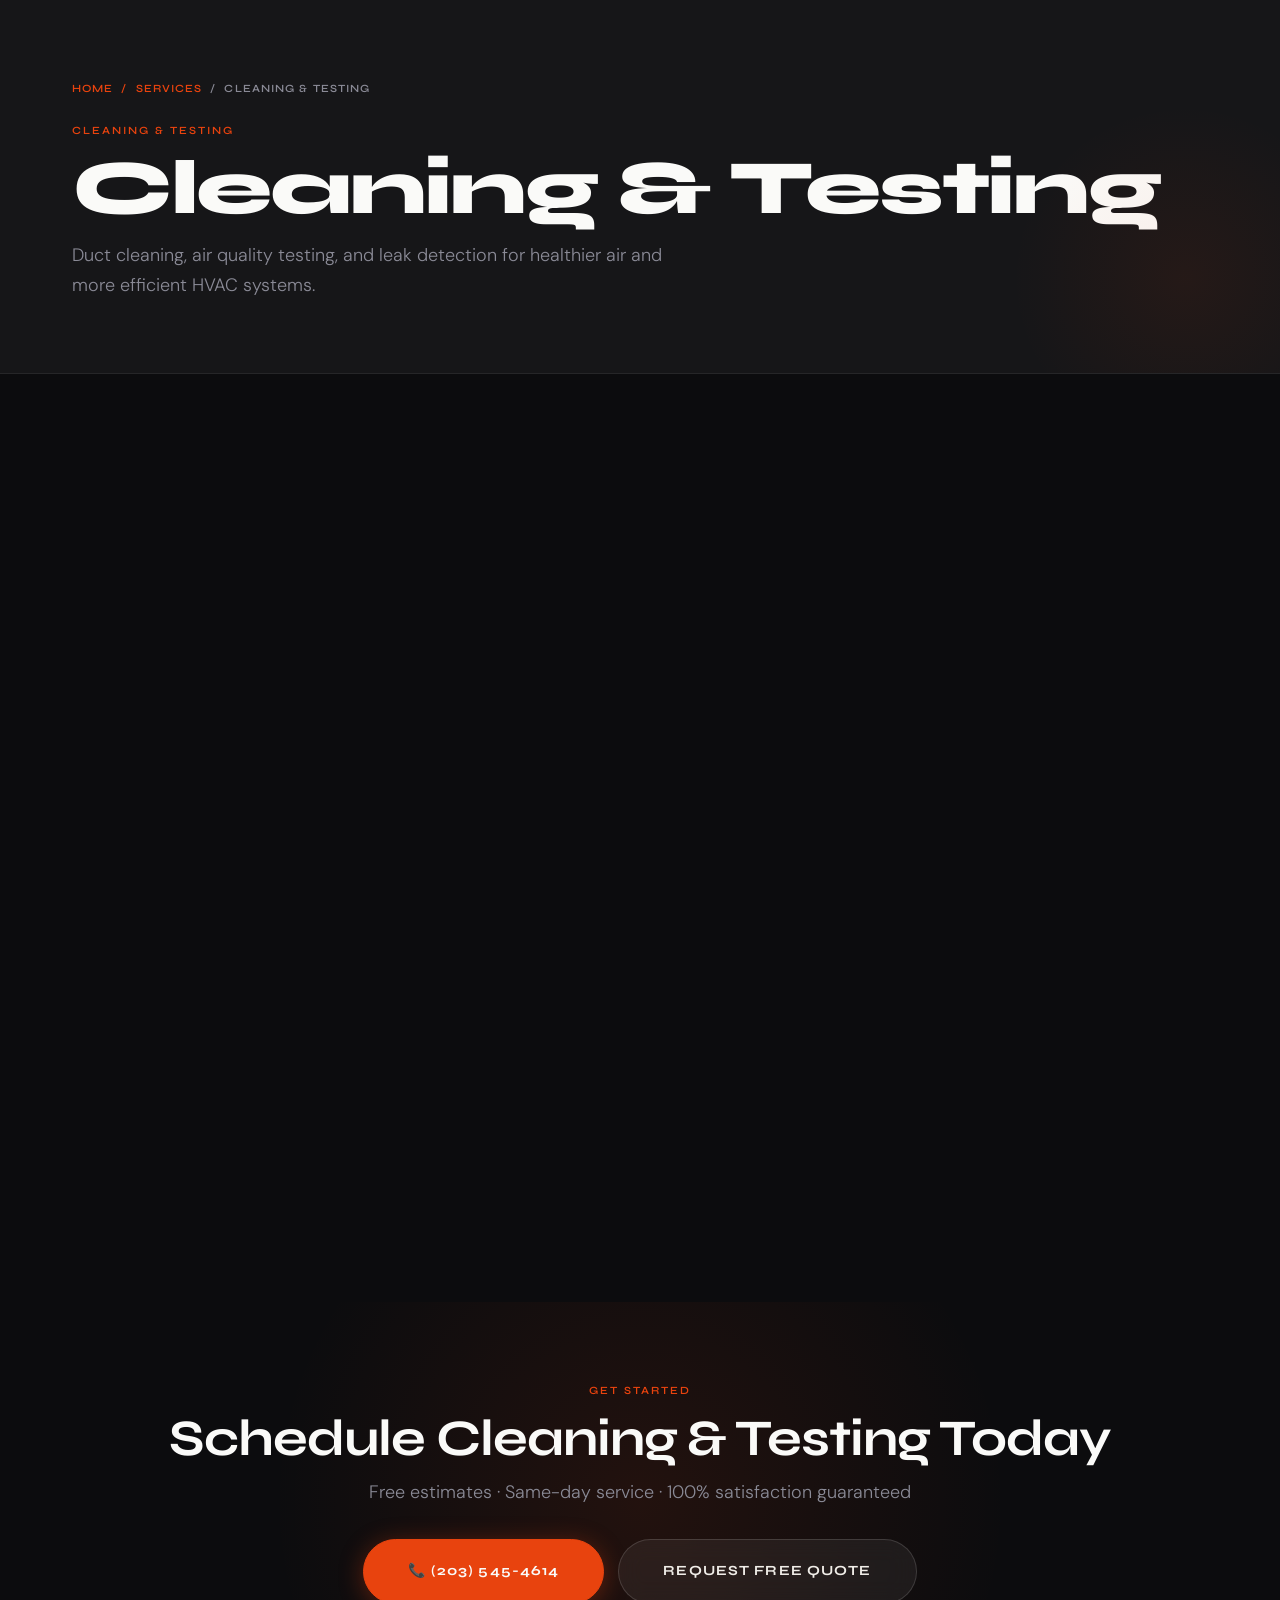
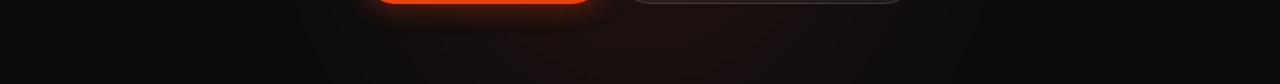
<file: hvac-cleaning-testing.html>
<!DOCTYPE html>
<html lang="en">
<head>
  <meta charset="UTF-8"><meta name="viewport" content="width=device-width, initial-scale=1.0">
  <title>HVAC Cleaning and Air Testing Bridgeport CT | Ray's Heating & Cooling LLC</title>
  <meta name="description" content="Duct cleaning and indoor air quality testing in Bridgeport CT. Mold removal, allergen reduction. Call (203) 545-4614.">
  <link rel="canonical" href="https://raysheatingandcoolingllc.com/hvac-cleaning-testing/">
  <link rel="stylesheet" href="css/style.css">
</head>
<body>
  <div id="topbar-slot"></div><div id="header-slot"></div>
  <section class="page-hero">
    <div class="container">
      <div class="breadcrumb"><a href="index.html">Home</a><a href="services.html"><span>Services</span></a><span>Cleaning & Testing</span></div>
      <div class="eyebrow">Cleaning & Testing</div>
      <h1 class="display-lg" style="color:var(--white);margin:14px 0 16px">Cleaning & Testing</h1>
      <p class="body-lg" style="max-width:600px">Duct cleaning, air quality testing, and leak detection for healthier air and more efficient HVAC systems.</p>
    </div>
  </section>
  <div id="trust-slot"></div>
  <section class="section" style="background:var(--obsidian)">
    <div class="container">
      <div style="display:grid;grid-template-columns:1fr 380px;gap:64px;align-items:start">
        <div>
          <div class="eyebrow fade-up" style="margin-bottom:16px">Service Details</div>
          <h2 class="display-md fade-up fade-up-delay-1" style="color:var(--white);margin-bottom:20px">Expert Cleaning & Testing in Bridgeport, CT</h2>
          <p class="body-md fade-up fade-up-delay-2" style="margin-bottom:20px">Ray's Heating &amp; Cooling LLC has been delivering professional Cleaning & Testing services throughout Fairfield County for over 20 years. Our licensed, factory-trained technicians arrive in fully-stocked trucks ready to handle any job — with guaranteed results.</p>
          <p class="body-md fade-up fade-up-delay-2" style="margin-bottom:36px">We service all major brands including Carrier, Trane, Lennox, Rheem, York, and Goodman. Every job is backed by our 100% satisfaction guarantee and upfront pricing — no surprises, ever.</p>
          <div class="check-list fade-up fade-up-delay-2">
            <div class="check-item"><div class="check-icon"><svg viewBox="0 0 24 24" fill="none" stroke-width="3"><path d="M5 13l4 4L19 7"/></svg></div>All major brands serviced</div>
            <div class="check-item"><div class="check-icon"><svg viewBox="0 0 24 24" fill="none" stroke-width="3"><path d="M5 13l4 4L19 7"/></svg></div>Licensed &amp; insured technicians</div>
            <div class="check-item"><div class="check-icon"><svg viewBox="0 0 24 24" fill="none" stroke-width="3"><path d="M5 13l4 4L19 7"/></svg></div>Free, upfront estimates</div>
            <div class="check-item"><div class="check-icon"><svg viewBox="0 0 24 24" fill="none" stroke-width="3"><path d="M5 13l4 4L19 7"/></svg></div>Same-day availability</div>
            <div class="check-item"><div class="check-icon"><svg viewBox="0 0 24 24" fill="none" stroke-width="3"><path d="M5 13l4 4L19 7"/></svg></div>100% satisfaction guaranteed</div>
          </div>
          <div style="display:flex;gap:12px;flex-wrap:wrap;margin-top:36px" class="fade-up fade-up-delay-3">
            <a href="contact.html" class="btn btn-fire btn-lg">Get Free Estimate</a>
            <a href="tel:2035454614" class="btn btn-ghost btn-lg">Call (203) 545-4614</a>
          </div>
        </div>
        <div style="display:flex;flex-direction:column;gap:16px" class="fade-up fade-up-delay-1">
          <div style="background:var(--graphite);border:1px solid rgba(255,255,255,0.07);border-radius:var(--r-xl);padding:48px;display:flex;align-items:center;justify-content:center">
            <svg width="100" height="100" viewBox="0 0 24 24" fill="none" stroke="var(--ember)" stroke-width="0.9" opacity="0.8"><path d="M3 15a4 4 0 004 4h9a5 5 0 10-.1-9.999 5.002 5.002 0 10-9.78 2.096A4.001 4.001 0 003 15z"/></svg>
          </div>
          <div style="background:linear-gradient(135deg,rgba(232,67,14,0.2),rgba(232,67,14,0.07));border:1px solid rgba(232,67,14,0.3);border-radius:var(--r-lg);padding:28px;text-align:center">
            <div style="font-size:32px;margin-bottom:10px">🚨</div>
            <h4 style="font-family:var(--font-display);font-weight:800;font-size:18px;color:var(--white);margin-bottom:8px">Emergency Help?</h4>
            <p class="body-md" style="margin-bottom:18px;font-size:13px">Available 24/7 throughout Fairfield County.</p>
            <a href="tel:2035454614" class="btn btn-fire" style="width:100%;justify-content:center">(203) 545-4614</a>
          </div>
          <div style="background:var(--graphite);border:1px solid rgba(255,255,255,0.07);border-radius:var(--r-lg);padding:24px">
            <div class="eyebrow" style="margin-bottom:14px">Quick Facts</div>
            <div style="display:flex;flex-direction:column;gap:10px">
              <div class="check-item" style="font-size:13px"><div class="check-icon"><svg viewBox="0 0 24 24" fill="none" stroke-width="3"><path d="M5 13l4 4L19 7"/></svg></div>99% same-day completion</div>
              <div class="check-item" style="font-size:13px"><div class="check-icon"><svg viewBox="0 0 24 24" fill="none" stroke-width="3"><path d="M5 13l4 4L19 7"/></svg></div>Fully-stocked trucks</div>
              <div class="check-item" style="font-size:13px"><div class="check-icon"><svg viewBox="0 0 24 24" fill="none" stroke-width="3"><path d="M5 13l4 4L19 7"/></svg></div>Financing available</div>
              <div class="check-item" style="font-size:13px"><div class="check-icon"><svg viewBox="0 0 24 24" fill="none" stroke-width="3"><path d="M5 13l4 4L19 7"/></svg></div>Work guaranteed in writing</div>
            </div>
          </div>
        </div>
      </div>
    </div>
  </section>
  <section class="section cta-section" style="padding:80px 0">
    <div class="container" style="text-align:center">
      <div class="eyebrow">Get Started</div>
      <h2 class="display-md" style="color:var(--white);margin:14px 0 12px">Schedule Cleaning & Testing Today</h2>
      <p class="body-lg" style="margin-bottom:32px">Free estimates · Same-day service · 100% satisfaction guaranteed</p>
      <div style="display:flex;gap:14px;justify-content:center;flex-wrap:wrap">
        <a href="tel:2035454614" class="btn btn-fire btn-lg">📞 (203) 545-4614</a>
        <a href="contact.html" class="btn btn-ghost btn-lg">Request Free Quote</a>
      </div>
    </div>
  </section>
  <div id="footer-slot"></div>
  <script src="js/app.js"></script><script>RAYS.inject();</script>
</body>
</html>
</file>
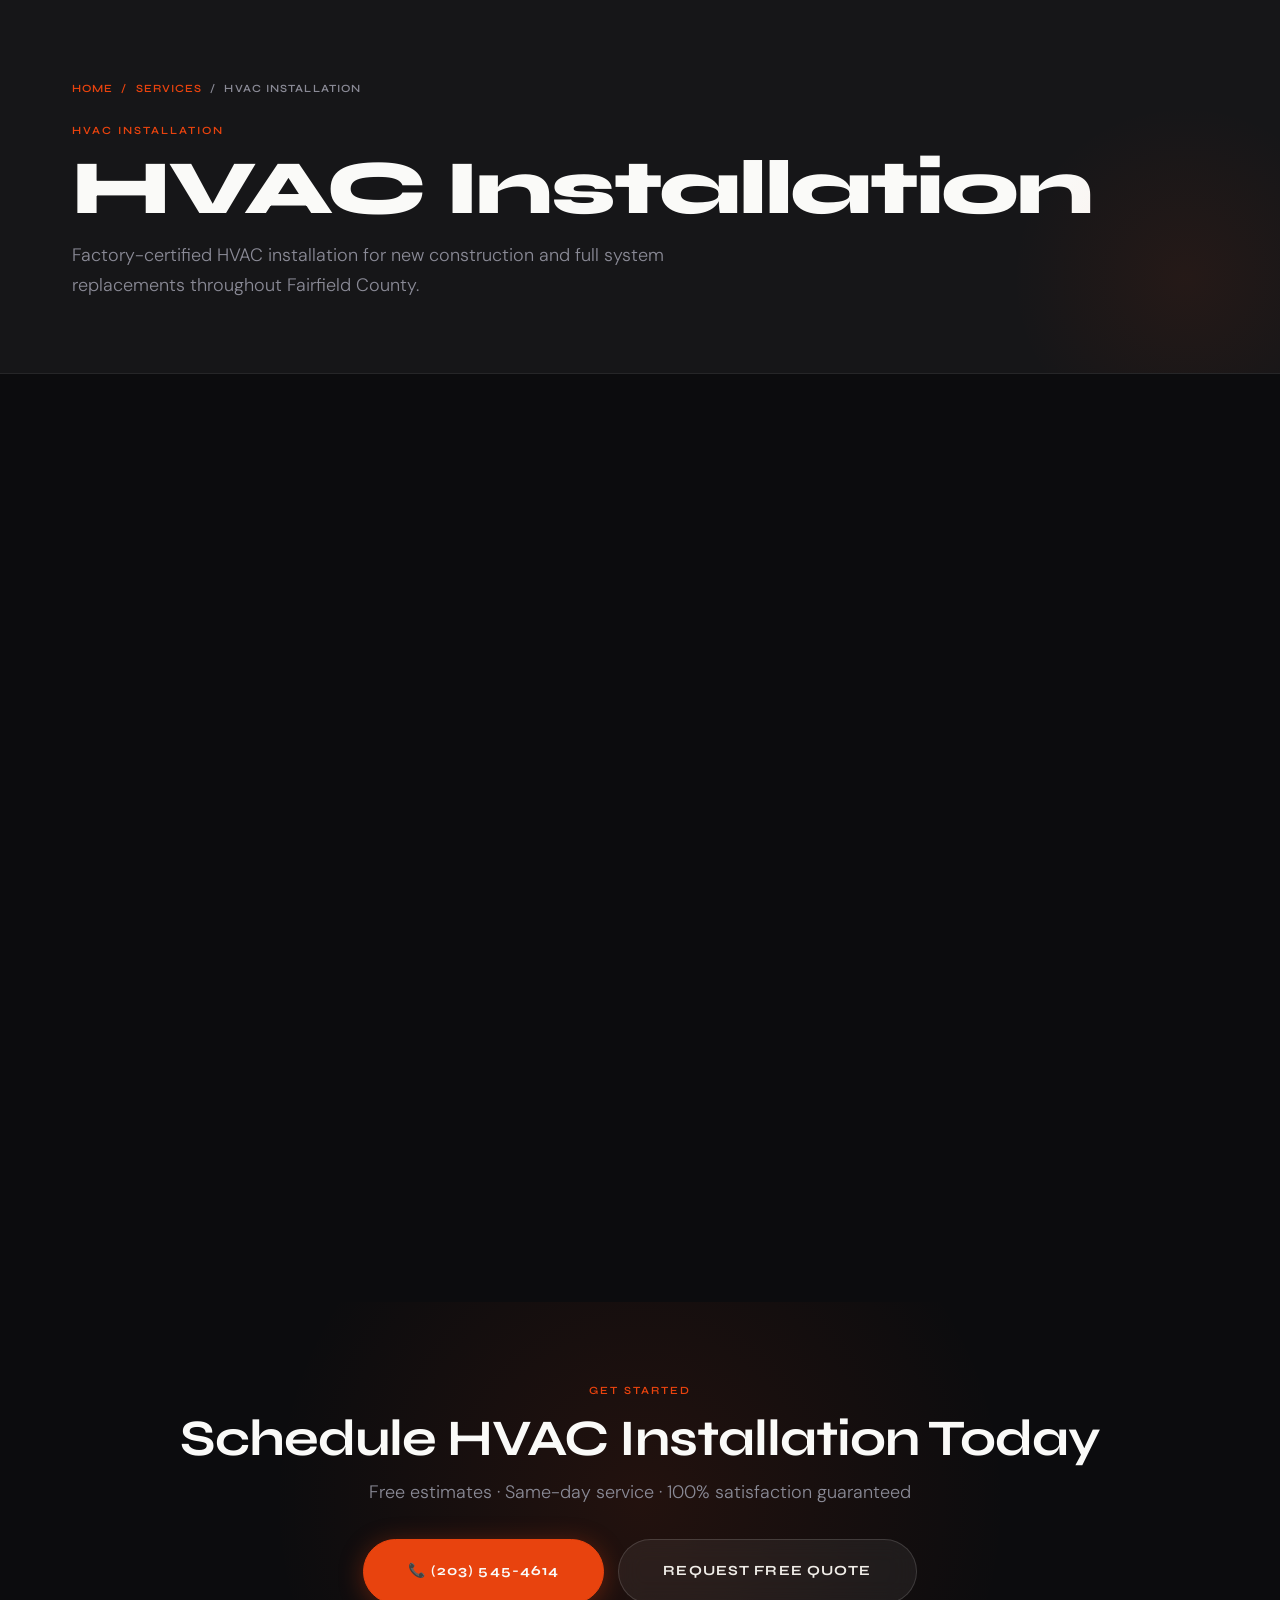
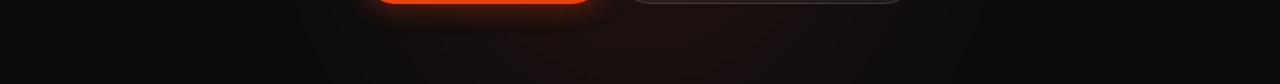
<file: hvac-installation.html>
<!DOCTYPE html>
<html lang="en">
<head>
  <meta charset="UTF-8"><meta name="viewport" content="width=device-width, initial-scale=1.0">
  <title>HVAC Installation Bridgeport CT | Ray's Heating & Cooling LLC</title>
  <meta name="description" content="New HVAC installation in Bridgeport CT and Fairfield County. Factory-certified technicians. Free estimates. Call (203) 545-4614.">
  <link rel="canonical" href="https://raysheatingandcoolingllc.com/hvac-installation/">
  <link rel="stylesheet" href="css/style.css">
</head>
<body>
  <div id="topbar-slot"></div><div id="header-slot"></div>
  <section class="page-hero">
    <div class="container">
      <div class="breadcrumb"><a href="index.html">Home</a><a href="services.html"><span>Services</span></a><span>HVAC Installation</span></div>
      <div class="eyebrow">HVAC Installation</div>
      <h1 class="display-lg" style="color:var(--white);margin:14px 0 16px">HVAC Installation</h1>
      <p class="body-lg" style="max-width:600px">Factory-certified HVAC installation for new construction and full system replacements throughout Fairfield County.</p>
    </div>
  </section>
  <div id="trust-slot"></div>
  <section class="section" style="background:var(--obsidian)">
    <div class="container">
      <div style="display:grid;grid-template-columns:1fr 380px;gap:64px;align-items:start">
        <div>
          <div class="eyebrow fade-up" style="margin-bottom:16px">Service Details</div>
          <h2 class="display-md fade-up fade-up-delay-1" style="color:var(--white);margin-bottom:20px">Expert HVAC Installation in Bridgeport, CT</h2>
          <p class="body-md fade-up fade-up-delay-2" style="margin-bottom:20px">Ray's Heating &amp; Cooling LLC has been delivering professional HVAC Installation services throughout Fairfield County for over 20 years. Our licensed, factory-trained technicians arrive in fully-stocked trucks ready to handle any job — with guaranteed results.</p>
          <p class="body-md fade-up fade-up-delay-2" style="margin-bottom:36px">We service all major brands including Carrier, Trane, Lennox, Rheem, York, and Goodman. Every job is backed by our 100% satisfaction guarantee and upfront pricing — no surprises, ever.</p>
          <div class="check-list fade-up fade-up-delay-2">
            <div class="check-item"><div class="check-icon"><svg viewBox="0 0 24 24" fill="none" stroke-width="3"><path d="M5 13l4 4L19 7"/></svg></div>All major brands serviced</div>
            <div class="check-item"><div class="check-icon"><svg viewBox="0 0 24 24" fill="none" stroke-width="3"><path d="M5 13l4 4L19 7"/></svg></div>Licensed &amp; insured technicians</div>
            <div class="check-item"><div class="check-icon"><svg viewBox="0 0 24 24" fill="none" stroke-width="3"><path d="M5 13l4 4L19 7"/></svg></div>Free, upfront estimates</div>
            <div class="check-item"><div class="check-icon"><svg viewBox="0 0 24 24" fill="none" stroke-width="3"><path d="M5 13l4 4L19 7"/></svg></div>Same-day availability</div>
            <div class="check-item"><div class="check-icon"><svg viewBox="0 0 24 24" fill="none" stroke-width="3"><path d="M5 13l4 4L19 7"/></svg></div>100% satisfaction guaranteed</div>
          </div>
          <div style="display:flex;gap:12px;flex-wrap:wrap;margin-top:36px" class="fade-up fade-up-delay-3">
            <a href="contact.html" class="btn btn-fire btn-lg">Get Free Estimate</a>
            <a href="tel:2035454614" class="btn btn-ghost btn-lg">Call (203) 545-4614</a>
          </div>
        </div>
        <div style="display:flex;flex-direction:column;gap:16px" class="fade-up fade-up-delay-1">
          <div style="background:var(--graphite);border:1px solid rgba(255,255,255,0.07);border-radius:var(--r-xl);padding:48px;display:flex;align-items:center;justify-content:center">
            <svg width="100" height="100" viewBox="0 0 24 24" fill="none" stroke="var(--ember)" stroke-width="0.9" opacity="0.8"><path d="M19 21V5a2 2 0 00-2-2H7a2 2 0 00-2 2v16m14 0h2m-2 0h-5m-9 0H3m2 0h5M9 7h1m-1 4h1m4-4h1m-1 4h1m-5 10v-5a1 1 0 011-1h2a1 1 0 011 1v5m-4 0h4"/></svg>
          </div>
          <div style="background:linear-gradient(135deg,rgba(232,67,14,0.2),rgba(232,67,14,0.07));border:1px solid rgba(232,67,14,0.3);border-radius:var(--r-lg);padding:28px;text-align:center">
            <div style="font-size:32px;margin-bottom:10px">🚨</div>
            <h4 style="font-family:var(--font-display);font-weight:800;font-size:18px;color:var(--white);margin-bottom:8px">Emergency Help?</h4>
            <p class="body-md" style="margin-bottom:18px;font-size:13px">Available 24/7 throughout Fairfield County.</p>
            <a href="tel:2035454614" class="btn btn-fire" style="width:100%;justify-content:center">(203) 545-4614</a>
          </div>
          <div style="background:var(--graphite);border:1px solid rgba(255,255,255,0.07);border-radius:var(--r-lg);padding:24px">
            <div class="eyebrow" style="margin-bottom:14px">Quick Facts</div>
            <div style="display:flex;flex-direction:column;gap:10px">
              <div class="check-item" style="font-size:13px"><div class="check-icon"><svg viewBox="0 0 24 24" fill="none" stroke-width="3"><path d="M5 13l4 4L19 7"/></svg></div>99% same-day completion</div>
              <div class="check-item" style="font-size:13px"><div class="check-icon"><svg viewBox="0 0 24 24" fill="none" stroke-width="3"><path d="M5 13l4 4L19 7"/></svg></div>Fully-stocked trucks</div>
              <div class="check-item" style="font-size:13px"><div class="check-icon"><svg viewBox="0 0 24 24" fill="none" stroke-width="3"><path d="M5 13l4 4L19 7"/></svg></div>Financing available</div>
              <div class="check-item" style="font-size:13px"><div class="check-icon"><svg viewBox="0 0 24 24" fill="none" stroke-width="3"><path d="M5 13l4 4L19 7"/></svg></div>Work guaranteed in writing</div>
            </div>
          </div>
        </div>
      </div>
    </div>
  </section>
  <section class="section cta-section" style="padding:80px 0">
    <div class="container" style="text-align:center">
      <div class="eyebrow">Get Started</div>
      <h2 class="display-md" style="color:var(--white);margin:14px 0 12px">Schedule HVAC Installation Today</h2>
      <p class="body-lg" style="margin-bottom:32px">Free estimates · Same-day service · 100% satisfaction guaranteed</p>
      <div style="display:flex;gap:14px;justify-content:center;flex-wrap:wrap">
        <a href="tel:2035454614" class="btn btn-fire btn-lg">📞 (203) 545-4614</a>
        <a href="contact.html" class="btn btn-ghost btn-lg">Request Free Quote</a>
      </div>
    </div>
  </section>
  <div id="footer-slot"></div>
  <script src="js/app.js"></script><script>RAYS.inject();</script>
</body>
</html>
</file>
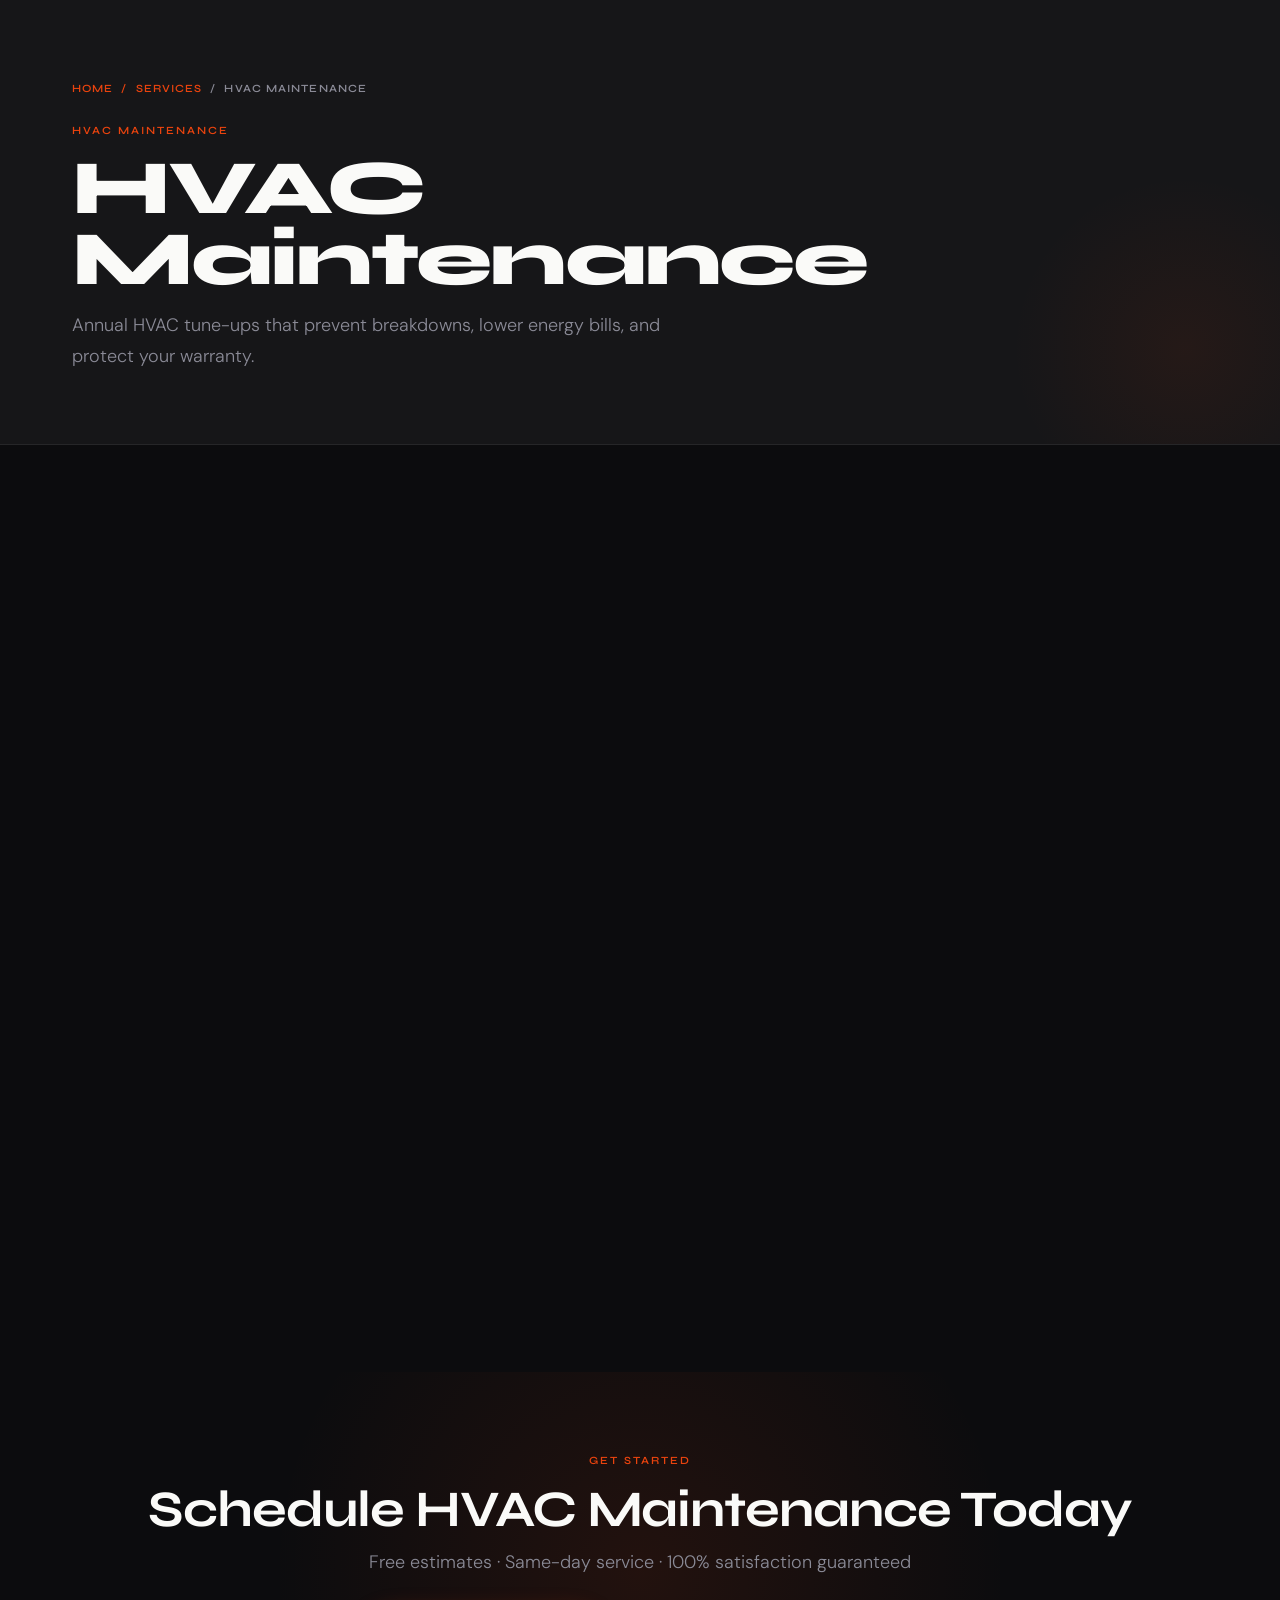
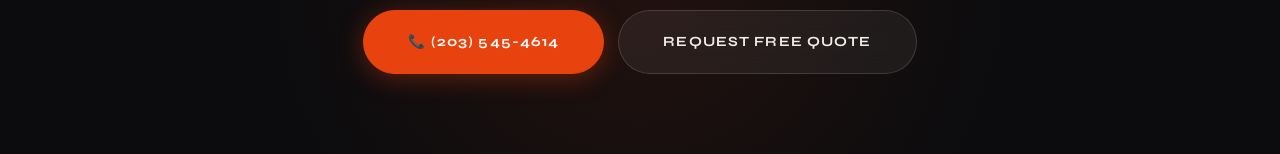
<file: hvac-maintenance.html>
<!DOCTYPE html>
<html lang="en">
<head>
  <meta charset="UTF-8"><meta name="viewport" content="width=device-width, initial-scale=1.0">
  <title>HVAC Maintenance Bridgeport CT | Ray's Heating & Cooling LLC</title>
  <meta name="description" content="Professional HVAC maintenance and tune-ups in Bridgeport CT. Prevent breakdowns. Call (203) 545-4614.">
  <link rel="canonical" href="https://raysheatingandcoolingllc.com/hvac-maintenance/">
  <link rel="stylesheet" href="css/style.css">
</head>
<body>
  <div id="topbar-slot"></div><div id="header-slot"></div>
  <section class="page-hero">
    <div class="container">
      <div class="breadcrumb"><a href="index.html">Home</a><a href="services.html"><span>Services</span></a><span>HVAC Maintenance</span></div>
      <div class="eyebrow">HVAC Maintenance</div>
      <h1 class="display-lg" style="color:var(--white);margin:14px 0 16px">HVAC Maintenance</h1>
      <p class="body-lg" style="max-width:600px">Annual HVAC tune-ups that prevent breakdowns, lower energy bills, and protect your warranty.</p>
    </div>
  </section>
  <div id="trust-slot"></div>
  <section class="section" style="background:var(--obsidian)">
    <div class="container">
      <div style="display:grid;grid-template-columns:1fr 380px;gap:64px;align-items:start">
        <div>
          <div class="eyebrow fade-up" style="margin-bottom:16px">Service Details</div>
          <h2 class="display-md fade-up fade-up-delay-1" style="color:var(--white);margin-bottom:20px">Expert HVAC Maintenance in Bridgeport, CT</h2>
          <p class="body-md fade-up fade-up-delay-2" style="margin-bottom:20px">Ray's Heating &amp; Cooling LLC has been delivering professional HVAC Maintenance services throughout Fairfield County for over 20 years. Our licensed, factory-trained technicians arrive in fully-stocked trucks ready to handle any job — with guaranteed results.</p>
          <p class="body-md fade-up fade-up-delay-2" style="margin-bottom:36px">We service all major brands including Carrier, Trane, Lennox, Rheem, York, and Goodman. Every job is backed by our 100% satisfaction guarantee and upfront pricing — no surprises, ever.</p>
          <div class="check-list fade-up fade-up-delay-2">
            <div class="check-item"><div class="check-icon"><svg viewBox="0 0 24 24" fill="none" stroke-width="3"><path d="M5 13l4 4L19 7"/></svg></div>All major brands serviced</div>
            <div class="check-item"><div class="check-icon"><svg viewBox="0 0 24 24" fill="none" stroke-width="3"><path d="M5 13l4 4L19 7"/></svg></div>Licensed &amp; insured technicians</div>
            <div class="check-item"><div class="check-icon"><svg viewBox="0 0 24 24" fill="none" stroke-width="3"><path d="M5 13l4 4L19 7"/></svg></div>Free, upfront estimates</div>
            <div class="check-item"><div class="check-icon"><svg viewBox="0 0 24 24" fill="none" stroke-width="3"><path d="M5 13l4 4L19 7"/></svg></div>Same-day availability</div>
            <div class="check-item"><div class="check-icon"><svg viewBox="0 0 24 24" fill="none" stroke-width="3"><path d="M5 13l4 4L19 7"/></svg></div>100% satisfaction guaranteed</div>
          </div>
          <div style="display:flex;gap:12px;flex-wrap:wrap;margin-top:36px" class="fade-up fade-up-delay-3">
            <a href="contact.html" class="btn btn-fire btn-lg">Get Free Estimate</a>
            <a href="tel:2035454614" class="btn btn-ghost btn-lg">Call (203) 545-4614</a>
          </div>
        </div>
        <div style="display:flex;flex-direction:column;gap:16px" class="fade-up fade-up-delay-1">
          <div style="background:var(--graphite);border:1px solid rgba(255,255,255,0.07);border-radius:var(--r-xl);padding:48px;display:flex;align-items:center;justify-content:center">
            <svg width="100" height="100" viewBox="0 0 24 24" fill="none" stroke="var(--ember)" stroke-width="0.9" opacity="0.8"><path d="M9 12l2 2 4-4m5.618-4.016A11.955 11.955 0 0112 2.944a11.955 11.955 0 01-8.618 3.04A12.02 12.02 0 003 9c0 5.591 3.824 10.29 9 11.622 5.176-1.332 9-6.03 9-11.622 0-1.042-.133-2.052-.382-3.016z"/></svg>
          </div>
          <div style="background:linear-gradient(135deg,rgba(232,67,14,0.2),rgba(232,67,14,0.07));border:1px solid rgba(232,67,14,0.3);border-radius:var(--r-lg);padding:28px;text-align:center">
            <div style="font-size:32px;margin-bottom:10px">🚨</div>
            <h4 style="font-family:var(--font-display);font-weight:800;font-size:18px;color:var(--white);margin-bottom:8px">Emergency Help?</h4>
            <p class="body-md" style="margin-bottom:18px;font-size:13px">Available 24/7 throughout Fairfield County.</p>
            <a href="tel:2035454614" class="btn btn-fire" style="width:100%;justify-content:center">(203) 545-4614</a>
          </div>
          <div style="background:var(--graphite);border:1px solid rgba(255,255,255,0.07);border-radius:var(--r-lg);padding:24px">
            <div class="eyebrow" style="margin-bottom:14px">Quick Facts</div>
            <div style="display:flex;flex-direction:column;gap:10px">
              <div class="check-item" style="font-size:13px"><div class="check-icon"><svg viewBox="0 0 24 24" fill="none" stroke-width="3"><path d="M5 13l4 4L19 7"/></svg></div>99% same-day completion</div>
              <div class="check-item" style="font-size:13px"><div class="check-icon"><svg viewBox="0 0 24 24" fill="none" stroke-width="3"><path d="M5 13l4 4L19 7"/></svg></div>Fully-stocked trucks</div>
              <div class="check-item" style="font-size:13px"><div class="check-icon"><svg viewBox="0 0 24 24" fill="none" stroke-width="3"><path d="M5 13l4 4L19 7"/></svg></div>Financing available</div>
              <div class="check-item" style="font-size:13px"><div class="check-icon"><svg viewBox="0 0 24 24" fill="none" stroke-width="3"><path d="M5 13l4 4L19 7"/></svg></div>Work guaranteed in writing</div>
            </div>
          </div>
        </div>
      </div>
    </div>
  </section>
  <section class="section cta-section" style="padding:80px 0">
    <div class="container" style="text-align:center">
      <div class="eyebrow">Get Started</div>
      <h2 class="display-md" style="color:var(--white);margin:14px 0 12px">Schedule HVAC Maintenance Today</h2>
      <p class="body-lg" style="margin-bottom:32px">Free estimates · Same-day service · 100% satisfaction guaranteed</p>
      <div style="display:flex;gap:14px;justify-content:center;flex-wrap:wrap">
        <a href="tel:2035454614" class="btn btn-fire btn-lg">📞 (203) 545-4614</a>
        <a href="contact.html" class="btn btn-ghost btn-lg">Request Free Quote</a>
      </div>
    </div>
  </section>
  <div id="footer-slot"></div>
  <script src="js/app.js"></script><script>RAYS.inject();</script>
</body>
</html>
</file>
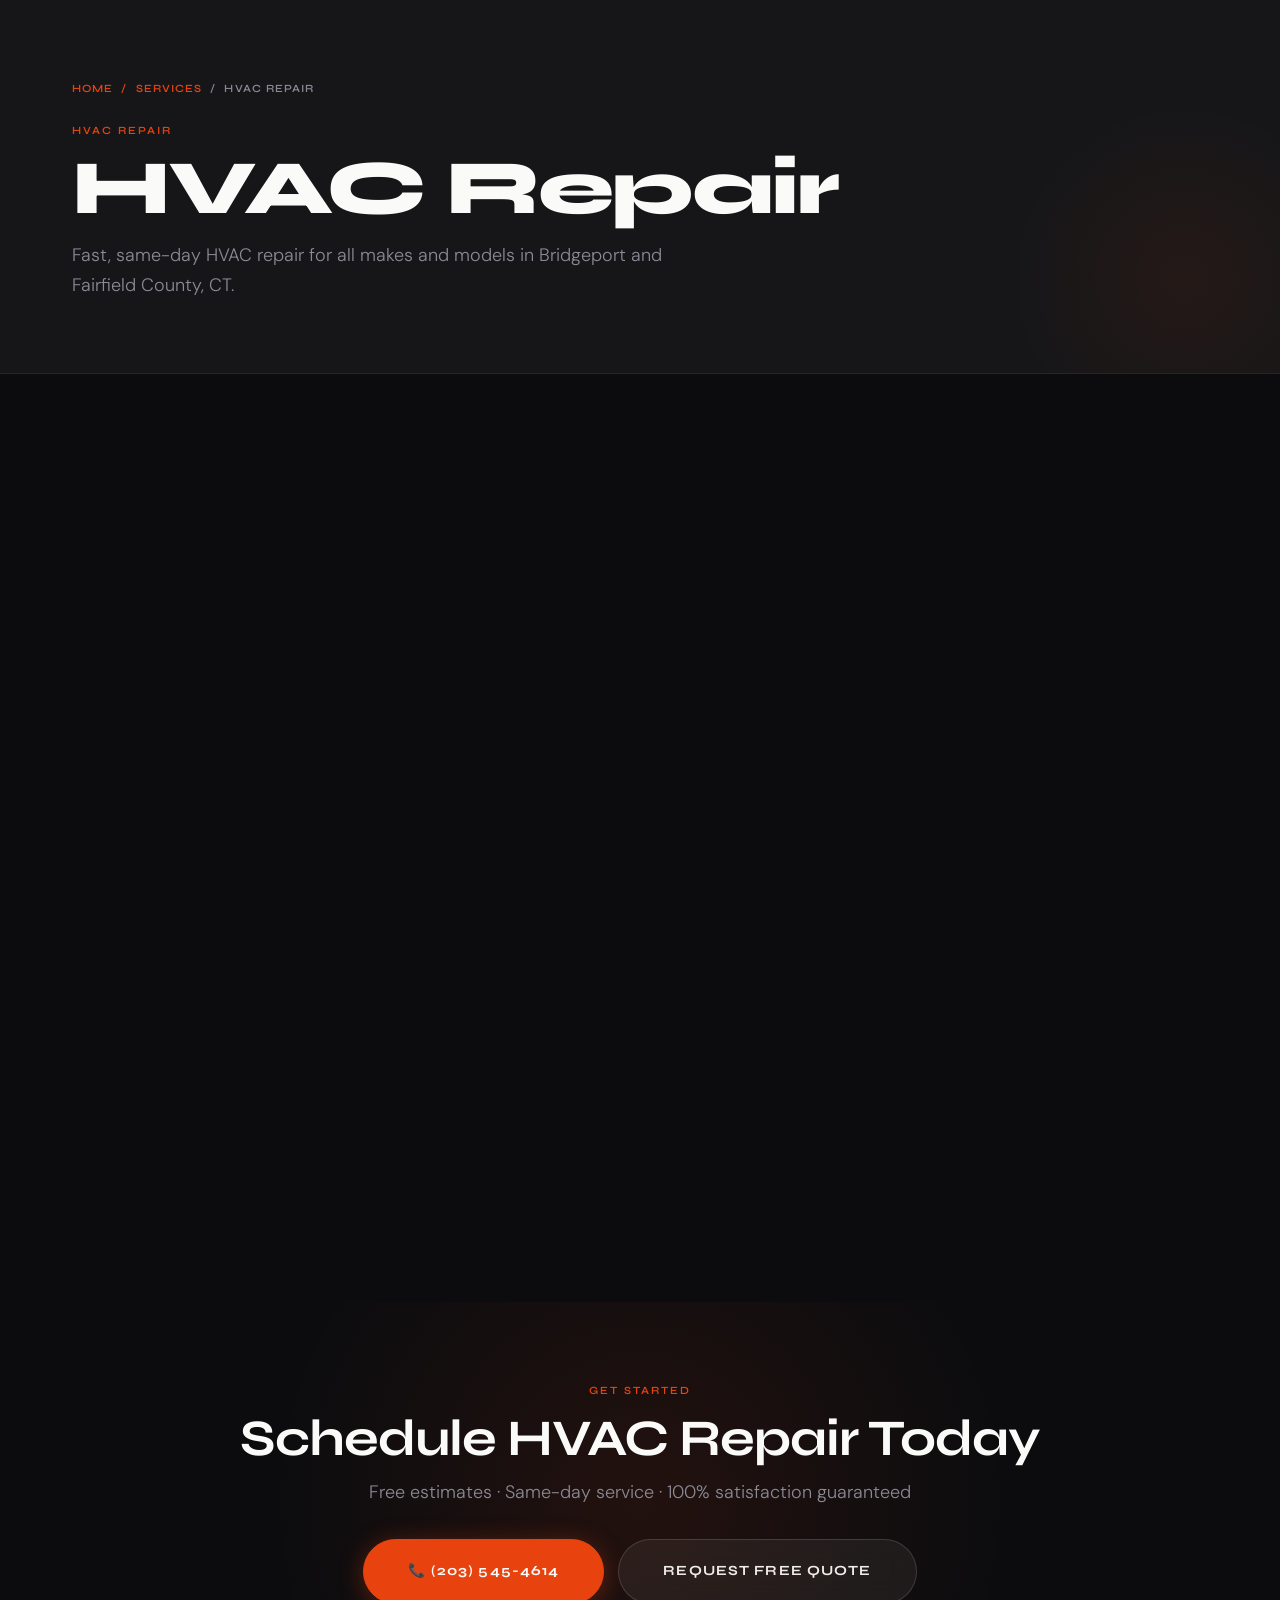
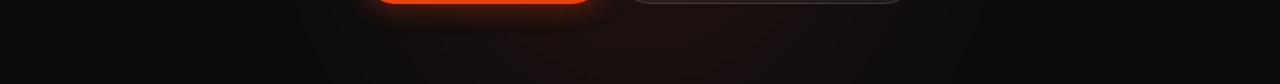
<file: hvac-repair.html>
<!DOCTYPE html>
<html lang="en">
<head>
  <meta charset="UTF-8"><meta name="viewport" content="width=device-width, initial-scale=1.0">
  <title>HVAC Repair Bridgeport CT | Ray's Heating & Cooling LLC</title>
  <meta name="description" content="Expert HVAC repair in Bridgeport CT. Same-day service, all makes and models. Call (203) 545-4614.">
  <link rel="canonical" href="https://raysheatingandcoolingllc.com/hvac-repair/">
  <link rel="stylesheet" href="css/style.css">
</head>
<body>
  <div id="topbar-slot"></div><div id="header-slot"></div>
  <section class="page-hero">
    <div class="container">
      <div class="breadcrumb"><a href="index.html">Home</a><a href="services.html"><span>Services</span></a><span>HVAC Repair</span></div>
      <div class="eyebrow">HVAC Repair</div>
      <h1 class="display-lg" style="color:var(--white);margin:14px 0 16px">HVAC Repair</h1>
      <p class="body-lg" style="max-width:600px">Fast, same-day HVAC repair for all makes and models in Bridgeport and Fairfield County, CT.</p>
    </div>
  </section>
  <div id="trust-slot"></div>
  <section class="section" style="background:var(--obsidian)">
    <div class="container">
      <div style="display:grid;grid-template-columns:1fr 380px;gap:64px;align-items:start">
        <div>
          <div class="eyebrow fade-up" style="margin-bottom:16px">Service Details</div>
          <h2 class="display-md fade-up fade-up-delay-1" style="color:var(--white);margin-bottom:20px">Expert HVAC Repair in Bridgeport, CT</h2>
          <p class="body-md fade-up fade-up-delay-2" style="margin-bottom:20px">Ray's Heating &amp; Cooling LLC has been delivering professional HVAC Repair services throughout Fairfield County for over 20 years. Our licensed, factory-trained technicians arrive in fully-stocked trucks ready to handle any job — with guaranteed results.</p>
          <p class="body-md fade-up fade-up-delay-2" style="margin-bottom:36px">We service all major brands including Carrier, Trane, Lennox, Rheem, York, and Goodman. Every job is backed by our 100% satisfaction guarantee and upfront pricing — no surprises, ever.</p>
          <div class="check-list fade-up fade-up-delay-2">
            <div class="check-item"><div class="check-icon"><svg viewBox="0 0 24 24" fill="none" stroke-width="3"><path d="M5 13l4 4L19 7"/></svg></div>All major brands serviced</div>
            <div class="check-item"><div class="check-icon"><svg viewBox="0 0 24 24" fill="none" stroke-width="3"><path d="M5 13l4 4L19 7"/></svg></div>Licensed &amp; insured technicians</div>
            <div class="check-item"><div class="check-icon"><svg viewBox="0 0 24 24" fill="none" stroke-width="3"><path d="M5 13l4 4L19 7"/></svg></div>Free, upfront estimates</div>
            <div class="check-item"><div class="check-icon"><svg viewBox="0 0 24 24" fill="none" stroke-width="3"><path d="M5 13l4 4L19 7"/></svg></div>Same-day availability</div>
            <div class="check-item"><div class="check-icon"><svg viewBox="0 0 24 24" fill="none" stroke-width="3"><path d="M5 13l4 4L19 7"/></svg></div>100% satisfaction guaranteed</div>
          </div>
          <div style="display:flex;gap:12px;flex-wrap:wrap;margin-top:36px" class="fade-up fade-up-delay-3">
            <a href="contact.html" class="btn btn-fire btn-lg">Get Free Estimate</a>
            <a href="tel:2035454614" class="btn btn-ghost btn-lg">Call (203) 545-4614</a>
          </div>
        </div>
        <div style="display:flex;flex-direction:column;gap:16px" class="fade-up fade-up-delay-1">
          <div style="background:var(--graphite);border:1px solid rgba(255,255,255,0.07);border-radius:var(--r-xl);padding:48px;display:flex;align-items:center;justify-content:center">
            <svg width="100" height="100" viewBox="0 0 24 24" fill="none" stroke="var(--ember)" stroke-width="0.9" opacity="0.8"><path d="M14.7 6.3a1 1 0 000 1.4l1.6 1.6a1 1 0 001.4 0l3.77-3.77a6 6 0 01-7.94 7.94l-6.91 6.91a2.12 2.12 0 01-3-3l6.91-6.91a6 6 0 017.94-7.94l-3.76 3.76z"/></svg>
          </div>
          <div style="background:linear-gradient(135deg,rgba(232,67,14,0.2),rgba(232,67,14,0.07));border:1px solid rgba(232,67,14,0.3);border-radius:var(--r-lg);padding:28px;text-align:center">
            <div style="font-size:32px;margin-bottom:10px">🚨</div>
            <h4 style="font-family:var(--font-display);font-weight:800;font-size:18px;color:var(--white);margin-bottom:8px">Emergency Help?</h4>
            <p class="body-md" style="margin-bottom:18px;font-size:13px">Available 24/7 throughout Fairfield County.</p>
            <a href="tel:2035454614" class="btn btn-fire" style="width:100%;justify-content:center">(203) 545-4614</a>
          </div>
          <div style="background:var(--graphite);border:1px solid rgba(255,255,255,0.07);border-radius:var(--r-lg);padding:24px">
            <div class="eyebrow" style="margin-bottom:14px">Quick Facts</div>
            <div style="display:flex;flex-direction:column;gap:10px">
              <div class="check-item" style="font-size:13px"><div class="check-icon"><svg viewBox="0 0 24 24" fill="none" stroke-width="3"><path d="M5 13l4 4L19 7"/></svg></div>99% same-day completion</div>
              <div class="check-item" style="font-size:13px"><div class="check-icon"><svg viewBox="0 0 24 24" fill="none" stroke-width="3"><path d="M5 13l4 4L19 7"/></svg></div>Fully-stocked trucks</div>
              <div class="check-item" style="font-size:13px"><div class="check-icon"><svg viewBox="0 0 24 24" fill="none" stroke-width="3"><path d="M5 13l4 4L19 7"/></svg></div>Financing available</div>
              <div class="check-item" style="font-size:13px"><div class="check-icon"><svg viewBox="0 0 24 24" fill="none" stroke-width="3"><path d="M5 13l4 4L19 7"/></svg></div>Work guaranteed in writing</div>
            </div>
          </div>
        </div>
      </div>
    </div>
  </section>
  <section class="section cta-section" style="padding:80px 0">
    <div class="container" style="text-align:center">
      <div class="eyebrow">Get Started</div>
      <h2 class="display-md" style="color:var(--white);margin:14px 0 12px">Schedule HVAC Repair Today</h2>
      <p class="body-lg" style="margin-bottom:32px">Free estimates · Same-day service · 100% satisfaction guaranteed</p>
      <div style="display:flex;gap:14px;justify-content:center;flex-wrap:wrap">
        <a href="tel:2035454614" class="btn btn-fire btn-lg">📞 (203) 545-4614</a>
        <a href="contact.html" class="btn btn-ghost btn-lg">Request Free Quote</a>
      </div>
    </div>
  </section>
  <div id="footer-slot"></div>
  <script src="js/app.js"></script><script>RAYS.inject();</script>
</body>
</html>
</file>
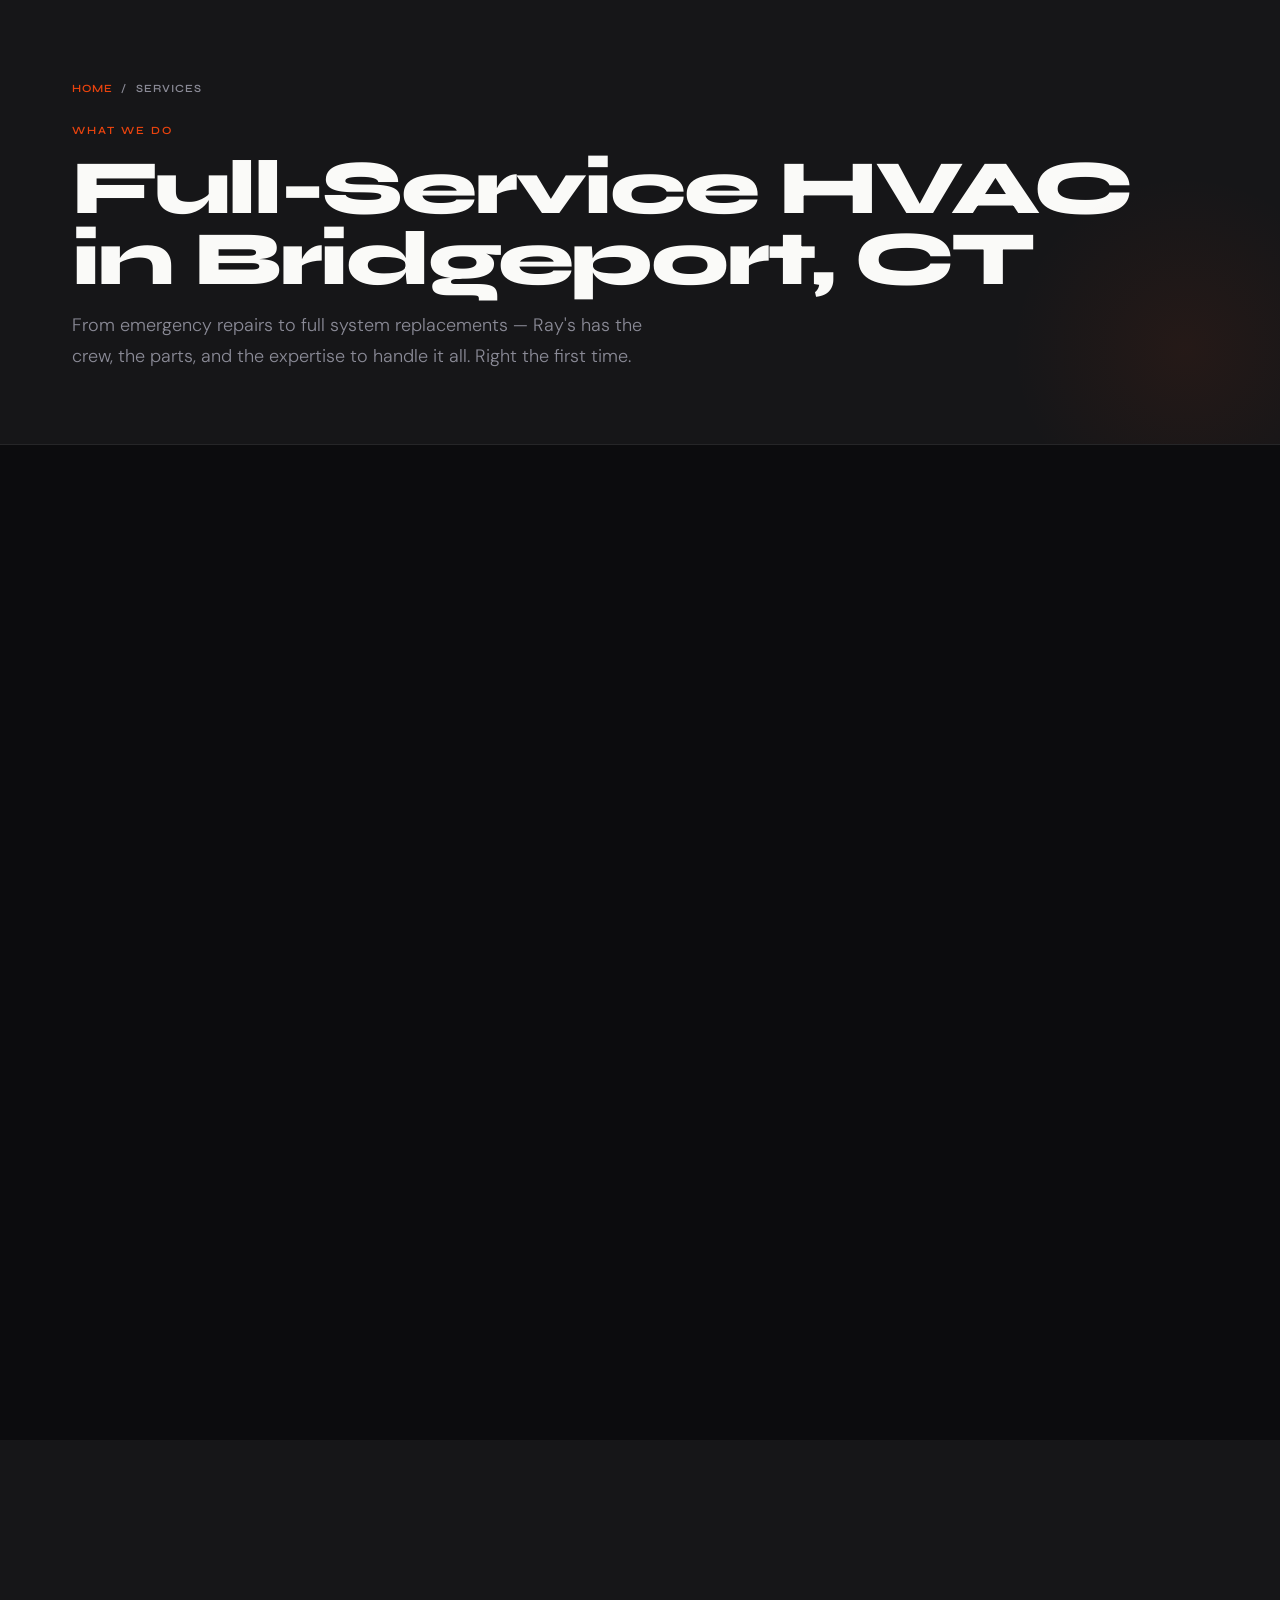
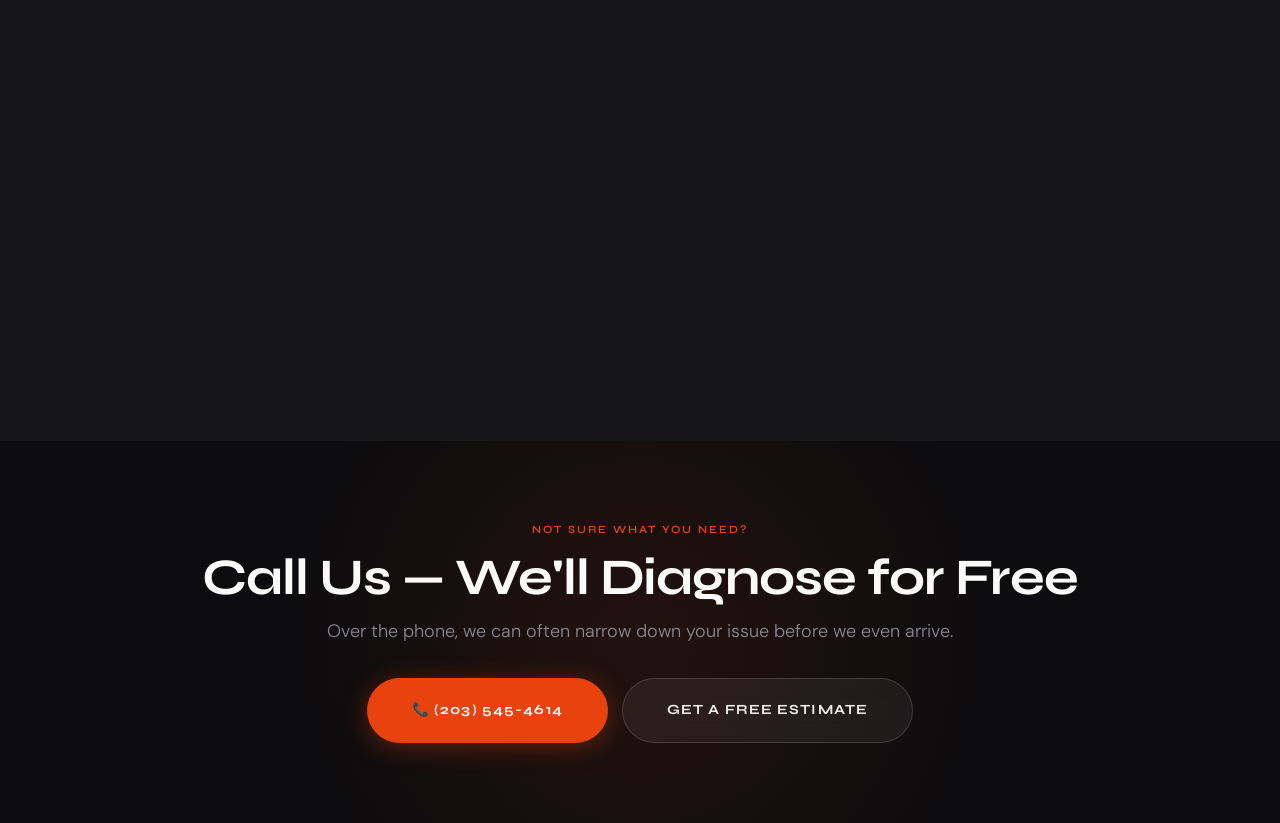
<file: services.html>
<!DOCTYPE html>
<html lang="en">
<head>
  <meta charset="UTF-8"><meta name="viewport" content="width=device-width, initial-scale=1.0">
  <title>HVAC Services Bridgeport CT | Repair, Installation, Maintenance | Ray's Heating & Cooling</title>
  <meta name="description" content="Expert HVAC repair, installation, maintenance & cleaning in Bridgeport and Fairfield County CT. Licensed technicians, same-day service, free estimates. Call (203) 545-4614.">
  <link rel="canonical" href="https://raysheatingandcoolingllc.com/services/">
  <link rel="stylesheet" href="css/style.css">
</head>
<body>
  <div id="topbar-slot"></div><div id="header-slot"></div>

  <section class="page-hero">
    <div class="container">
      <div class="breadcrumb"><a href="index.html">Home</a><span>Services</span></div>
      <div class="eyebrow">What We Do</div>
      <h1 class="display-lg" style="color:var(--white);margin:14px 0 16px">Full-Service HVAC<br>in Bridgeport, CT</h1>
      <p class="body-lg" style="max-width:580px">From emergency repairs to full system replacements — Ray's has the crew, the parts, and the expertise to handle it all. Right the first time.</p>
    </div>
  </section>
  <div id="trust-slot"></div>

  <!-- Services overview grid -->
  <section class="section" style="background:var(--obsidian)">
    <div class="container">
      <div class="services-grid fade-up">
        <div class="service-tile"><div class="service-tile-num">01</div><div class="service-tile-icon"><svg viewBox="0 0 24 24"><path d="M14.7 6.3a1 1 0 000 1.4l1.6 1.6a1 1 0 001.4 0l3.77-3.77a6 6 0 01-7.94 7.94l-6.91 6.91a2.12 2.12 0 01-3-3l6.91-6.91a6 6 0 017.94-7.94l-3.76 3.76z"/></svg></div><h3>HVAC Repair</h3><p>Same-day diagnostics and repair for all makes and models. We fix the root cause so it doesn't come back.</p><a href="hvac-repair.html" class="service-tile-link">Learn more <svg viewBox="0 0 24 24" fill="none" stroke-width="2.5"><path d="M5 12h14M12 5l7 7-7 7"/></svg></a></div>
        <div class="service-tile"><div class="service-tile-num">02</div><div class="service-tile-icon"><svg viewBox="0 0 24 24"><path d="M9 12l2 2 4-4m5.618-4.016A11.955 11.955 0 0112 2.944a11.955 11.955 0 01-8.618 3.04A12.02 12.02 0 003 9c0 5.591 3.824 10.29 9 11.622 5.176-1.332 9-6.03 9-11.622 0-1.042-.133-2.052-.382-3.016z"/></svg></div><h3>Maintenance</h3><p>Annual tune-ups that prevent breakdowns, lower energy bills, and keep your warranty intact.</p><a href="hvac-maintenance.html" class="service-tile-link">Learn more <svg viewBox="0 0 24 24" fill="none" stroke-width="2.5"><path d="M5 12h14M12 5l7 7-7 7"/></svg></a></div>
        <div class="service-tile"><div class="service-tile-num">03</div><div class="service-tile-icon"><svg viewBox="0 0 24 24"><path d="M19 21V5a2 2 0 00-2-2H7a2 2 0 00-2 2v16m14 0h2m-2 0h-5m-9 0H3m2 0h5M9 7h1m-1 4h1m4-4h1m-1 4h1m-5 10v-5a1 1 0 011-1h2a1 1 0 011 1v5m-4 0h4"/></svg></div><h3>Installation</h3><p>Factory-certified installs of all major brands for new construction and full system replacements.</p><a href="hvac-installation.html" class="service-tile-link">Learn more <svg viewBox="0 0 24 24" fill="none" stroke-width="2.5"><path d="M5 12h14M12 5l7 7-7 7"/></svg></a></div>
        <div class="service-tile"><div class="service-tile-num">04</div><div class="service-tile-icon"><svg viewBox="0 0 24 24"><path d="M3 15a4 4 0 004 4h9a5 5 0 10-.1-9.999 5.002 5.002 0 10-9.78 2.096A4.001 4.001 0 003 15z"/></svg></div><h3>Cleaning &amp; Testing</h3><p>Duct cleaning, air quality testing, and leak detection. Breathe easier, run more efficiently.</p><a href="hvac-cleaning-testing.html" class="service-tile-link">Learn more <svg viewBox="0 0 24 24" fill="none" stroke-width="2.5"><path d="M5 12h14M12 5l7 7-7 7"/></svg></a></div>
      </div>
    </div>
  </section>

  <!-- Detail rows -->
  <section class="section" style="background:var(--graphite)">
    <div class="container">
      <div class="section-header center">
        <div class="eyebrow fade-up">Service Details</div>
        <h2 class="display-md section-title fade-up fade-up-delay-1">Everything We Handle</h2>
      </div>

      <!-- Repair -->
      <div style="display:grid;grid-template-columns:1fr 1fr;gap:64px;align-items:center;margin-bottom:80px">
        <div class="fade-up">
          <div class="eyebrow" style="margin-bottom:12px">01 — Repair</div>
          <h3 class="display-md" style="color:var(--white);margin-bottom:16px">HVAC Repair</h3>
          <p class="body-md" style="margin-bottom:20px">When your system breaks down, every minute counts. Our techs arrive in fully-stocked trucks and diagnose any issue — fixing the root cause, not just the symptom.</p>
          <div style="display:grid;grid-template-columns:1fr 1fr;gap:10px;margin-bottom:28px">
            <div class="check-item"><div class="check-icon"><svg viewBox="0 0 24 24" fill="none" stroke-width="3"><path d="M5 13l4 4L19 7"/></svg></div>AC not cooling</div>
            <div class="check-item"><div class="check-icon"><svg viewBox="0 0 24 24" fill="none" stroke-width="3"><path d="M5 13l4 4L19 7"/></svg></div>Furnace won't start</div>
            <div class="check-item"><div class="check-icon"><svg viewBox="0 0 24 24" fill="none" stroke-width="3"><path d="M5 13l4 4L19 7"/></svg></div>Refrigerant leaks</div>
            <div class="check-item"><div class="check-icon"><svg viewBox="0 0 24 24" fill="none" stroke-width="3"><path d="M5 13l4 4L19 7"/></svg></div>Compressor issues</div>
            <div class="check-item"><div class="check-icon"><svg viewBox="0 0 24 24" fill="none" stroke-width="3"><path d="M5 13l4 4L19 7"/></svg></div>Heat pump repair</div>
            <div class="check-item"><div class="check-icon"><svg viewBox="0 0 24 24" fill="none" stroke-width="3"><path d="M5 13l4 4L19 7"/></svg></div>24/7 emergency</div>
          </div>
          <a href="hvac-repair.html" class="btn btn-fire">Repair Details →</a>
        </div>
        <div class="fade-up fade-up-delay-1" style="background:var(--carbon);border:1px solid rgba(255,255,255,0.07);border-radius:var(--r-xl);padding:48px;display:flex;align-items:center;justify-content:center">
          <svg width="140" height="140" viewBox="0 0 24 24" fill="none" stroke="var(--ember)" stroke-width="0.8" opacity="0.7"><path d="M14.7 6.3a1 1 0 000 1.4l1.6 1.6a1 1 0 001.4 0l3.77-3.77a6 6 0 01-7.94 7.94l-6.91 6.91a2.12 2.12 0 01-3-3l6.91-6.91a6 6 0 017.94-7.94l-3.76 3.76z"/></svg>
        </div>
      </div>

      <!-- Maintenance -->
      <div style="display:grid;grid-template-columns:1fr 1fr;gap:64px;align-items:center;margin-bottom:80px">
        <div class="fade-up" style="background:var(--carbon);border:1px solid rgba(255,255,255,0.07);border-radius:var(--r-xl);padding:48px;display:flex;align-items:center;justify-content:center">
          <svg width="140" height="140" viewBox="0 0 24 24" fill="none" stroke="var(--ember)" stroke-width="0.8" opacity="0.7"><path d="M9 12l2 2 4-4m5.618-4.016A11.955 11.955 0 0112 2.944a11.955 11.955 0 01-8.618 3.04A12.02 12.02 0 003 9c0 5.591 3.824 10.29 9 11.622 5.176-1.332 9-6.03 9-11.622 0-1.042-.133-2.052-.382-3.016z"/></svg>
        </div>
        <div class="fade-up fade-up-delay-1">
          <div class="eyebrow" style="margin-bottom:12px">02 — Maintenance</div>
          <h3 class="display-md" style="color:var(--white);margin-bottom:16px">HVAC Maintenance</h3>
          <p class="body-md" style="margin-bottom:20px">Preventive maintenance is the smartest investment you can make. Annual tune-ups reduce breakdowns by up to 85%, lower energy bills, and add years to your system's life.</p>
          <div style="display:grid;grid-template-columns:1fr 1fr;gap:10px;margin-bottom:28px">
            <div class="check-item"><div class="check-icon"><svg viewBox="0 0 24 24" fill="none" stroke-width="3"><path d="M5 13l4 4L19 7"/></svg></div>Annual tune-up</div>
            <div class="check-item"><div class="check-icon"><svg viewBox="0 0 24 24" fill="none" stroke-width="3"><path d="M5 13l4 4L19 7"/></svg></div>Filter replacement</div>
            <div class="check-item"><div class="check-icon"><svg viewBox="0 0 24 24" fill="none" stroke-width="3"><path d="M5 13l4 4L19 7"/></svg></div>Coil cleaning</div>
            <div class="check-item"><div class="check-icon"><svg viewBox="0 0 24 24" fill="none" stroke-width="3"><path d="M5 13l4 4L19 7"/></svg></div>Refrigerant check</div>
            <div class="check-item"><div class="check-icon"><svg viewBox="0 0 24 24" fill="none" stroke-width="3"><path d="M5 13l4 4L19 7"/></svg></div>Seasonal prep</div>
            <div class="check-item"><div class="check-icon"><svg viewBox="0 0 24 24" fill="none" stroke-width="3"><path d="M5 13l4 4L19 7"/></svg></div>Warranty protection</div>
          </div>
          <a href="hvac-maintenance.html" class="btn btn-fire">Maintenance Details →</a>
        </div>
      </div>

      <!-- Installation -->
      <div style="display:grid;grid-template-columns:1fr 1fr;gap:64px;align-items:center;margin-bottom:80px">
        <div class="fade-up">
          <div class="eyebrow" style="margin-bottom:12px">03 — Installation</div>
          <h3 class="display-md" style="color:var(--white);margin-bottom:16px">HVAC Installation</h3>
          <p class="body-md" style="margin-bottom:20px">New build or full replacement — we install all major brands with factory-certified precision. We help you select the right system for your home's size, budget, and efficiency goals.</p>
          <div style="display:grid;grid-template-columns:1fr 1fr;gap:10px;margin-bottom:28px">
            <div class="check-item"><div class="check-icon"><svg viewBox="0 0 24 24" fill="none" stroke-width="3"><path d="M5 13l4 4L19 7"/></svg></div>Central AC</div>
            <div class="check-item"><div class="check-icon"><svg viewBox="0 0 24 24" fill="none" stroke-width="3"><path d="M5 13l4 4L19 7"/></svg></div>Gas furnaces</div>
            <div class="check-item"><div class="check-icon"><svg viewBox="0 0 24 24" fill="none" stroke-width="3"><path d="M5 13l4 4L19 7"/></svg></div>Heat pumps</div>
            <div class="check-item"><div class="check-icon"><svg viewBox="0 0 24 24" fill="none" stroke-width="3"><path d="M5 13l4 4L19 7"/></svg></div>Mini-splits</div>
            <div class="check-item"><div class="check-icon"><svg viewBox="0 0 24 24" fill="none" stroke-width="3"><path d="M5 13l4 4L19 7"/></svg></div>Residential</div>
            <div class="check-item"><div class="check-icon"><svg viewBox="0 0 24 24" fill="none" stroke-width="3"><path d="M5 13l4 4L19 7"/></svg></div>Commercial</div>
          </div>
          <a href="hvac-installation.html" class="btn btn-fire">Installation Details →</a>
        </div>
        <div class="fade-up fade-up-delay-1" style="background:var(--carbon);border:1px solid rgba(255,255,255,0.07);border-radius:var(--r-xl);padding:48px;display:flex;align-items:center;justify-content:center">
          <svg width="140" height="140" viewBox="0 0 24 24" fill="none" stroke="var(--ember)" stroke-width="0.8" opacity="0.7"><path d="M19 21V5a2 2 0 00-2-2H7a2 2 0 00-2 2v16m14 0h2m-2 0h-5m-9 0H3m2 0h5M9 7h1m-1 4h1m4-4h1m-1 4h1m-5 10v-5a1 1 0 011-1h2a1 1 0 011 1v5m-4 0h4"/></svg>
        </div>
      </div>

      <!-- Cleaning -->
      <div style="display:grid;grid-template-columns:1fr 1fr;gap:64px;align-items:center">
        <div class="fade-up" style="background:var(--carbon);border:1px solid rgba(255,255,255,0.07);border-radius:var(--r-xl);padding:48px;display:flex;align-items:center;justify-content:center">
          <svg width="140" height="140" viewBox="0 0 24 24" fill="none" stroke="var(--ember)" stroke-width="0.8" opacity="0.7"><path d="M3 15a4 4 0 004 4h9a5 5 0 10-.1-9.999 5.002 5.002 0 10-9.78 2.096A4.001 4.001 0 003 15z"/></svg>
        </div>
        <div class="fade-up fade-up-delay-1">
          <div class="eyebrow" style="margin-bottom:12px">04 — Cleaning &amp; Testing</div>
          <h3 class="display-md" style="color:var(--white);margin-bottom:16px">Cleaning &amp; Air Testing</h3>
          <p class="body-md" style="margin-bottom:20px">Up to 20% of conditioned air escapes through leaky ductwork. Our cleaning and testing services improve air quality, eliminate allergens, and maximize your system's efficiency.</p>
          <div style="display:grid;grid-template-columns:1fr 1fr;gap:10px;margin-bottom:28px">
            <div class="check-item"><div class="check-icon"><svg viewBox="0 0 24 24" fill="none" stroke-width="3"><path d="M5 13l4 4L19 7"/></svg></div>Duct cleaning</div>
            <div class="check-item"><div class="check-icon"><svg viewBox="0 0 24 24" fill="none" stroke-width="3"><path d="M5 13l4 4L19 7"/></svg></div>Air quality testing</div>
            <div class="check-item"><div class="check-icon"><svg viewBox="0 0 24 24" fill="none" stroke-width="3"><path d="M5 13l4 4L19 7"/></svg></div>Leak detection</div>
            <div class="check-item"><div class="check-icon"><svg viewBox="0 0 24 24" fill="none" stroke-width="3"><path d="M5 13l4 4L19 7"/></svg></div>Mold removal</div>
            <div class="check-item"><div class="check-icon"><svg viewBox="0 0 24 24" fill="none" stroke-width="3"><path d="M5 13l4 4L19 7"/></svg></div>Allergen reduction</div>
            <div class="check-item"><div class="check-icon"><svg viewBox="0 0 24 24" fill="none" stroke-width="3"><path d="M5 13l4 4L19 7"/></svg></div>Duct sealing</div>
          </div>
          <a href="hvac-cleaning-testing.html" class="btn btn-fire">Cleaning Details →</a>
        </div>
      </div>
    </div>
  </section>

  <section class="section cta-section" style="padding:80px 0">
    <div class="container" style="text-align:center">
      <div class="eyebrow">Not sure what you need?</div>
      <h2 class="display-md" style="color:var(--white);margin:14px 0 12px">Call Us — We'll Diagnose for Free</h2>
      <p class="body-lg" style="margin-bottom:32px">Over the phone, we can often narrow down your issue before we even arrive.</p>
      <div style="display:flex;gap:14px;justify-content:center;flex-wrap:wrap">
        <a href="tel:2035454614" class="btn btn-fire btn-lg">📞 (203) 545-4614</a>
        <a href="contact.html" class="btn btn-ghost btn-lg">Get a Free Estimate</a>
      </div>
    </div>
  </section>

  <div id="footer-slot"></div>
  <script src="js/app.js"></script><script>RAYS.inject();</script>
</body>
</html>
</file>
<file: css/style.css>
/* ============================================================
   RAY'S HEATING & COOLING — Design System v2
   Aesthetic: Modern Industrial Luxury
   ─ Obsidian + Bone + Ember ─
   Fonts: Syne (display) + DM Sans (body)
   ============================================================ */

@import url('https://fonts.googleapis.com/css2?family=Syne:wght@400;600;700;800&family=DM+Sans:ital,opsz,wght@0,9..40,300;0,9..40,400;0,9..40,500;0,9..40,600;1,9..40,400&display=swap');

/* ── Tokens ── */
:root {
  --obsidian:  #0C0C0E;
  --graphite:  #161618;
  --carbon:    #1E1E22;
  --iron:      #2A2A30;
  --steel:     #42424C;
  --smoke:     #8A8A96;
  --ash:       #C4C4CC;
  --bone:      #F0EDE8;
  --white:     #FAFAF8;
  --ember:     #E8430E;
  --ember-hot: #FF5A28;
  --ember-dim: #B8350B;
  --gold:      #C9A84C;

  --font-display: 'Syne', sans-serif;
  --font-body:    'DM Sans', sans-serif;

  --r-sm:  6px;
  --r-md:  12px;
  --r-lg:  20px;
  --r-xl:  32px;

  --ease-out-expo: cubic-bezier(0.16, 1, 0.3, 1);
  --ease-in-out:   cubic-bezier(0.4, 0, 0.2, 1);

  --container: 1200px;
  --shadow-glow: 0 0 60px rgba(232,67,14,0.15);
  --shadow-card: 0 1px 3px rgba(0,0,0,0.4), 0 8px 32px rgba(0,0,0,0.3);
}

/* ── Reset ── */
*, *::before, *::after { box-sizing: border-box; margin: 0; padding: 0; }
html { scroll-behavior: smooth; font-size: 16px; }
body {
  font-family: var(--font-body);
  background: var(--obsidian);
  color: var(--bone);
  line-height: 1.6;
  overflow-x: hidden;
  -webkit-font-smoothing: antialiased;
}
img { max-width: 100%; display: block; }
a { color: inherit; text-decoration: none; }

/* ── Layout ── */
.container { max-width: var(--container); margin: 0 auto; padding: 0 32px; }
.section    { padding: 120px 0; }
.section--sm { padding: 72px 0; }

/* ── Typography ── */
.display-xl {
  font-family: var(--font-display);
  font-weight: 800;
  font-size: clamp(56px, 9vw, 120px);
  line-height: 0.9;
  letter-spacing: -0.03em;
}
.display-lg {
  font-family: var(--font-display);
  font-weight: 800;
  font-size: clamp(40px, 6vw, 80px);
  line-height: 0.92;
  letter-spacing: -0.03em;
}
.display-md {
  font-family: var(--font-display);
  font-weight: 700;
  font-size: clamp(28px, 4vw, 52px);
  line-height: 1;
  letter-spacing: -0.02em;
}
.eyebrow {
  font-family: var(--font-display);
  font-weight: 600;
  font-size: 11px;
  letter-spacing: 0.18em;
  text-transform: uppercase;
  color: var(--ember);
}
.body-lg  { font-size: 18px; line-height: 1.7; color: var(--smoke); font-weight: 300; }
.body-md  { font-size: 15px; line-height: 1.65; color: var(--smoke); }

/* ── Buttons ── */
.btn {
  display: inline-flex;
  align-items: center;
  gap: 10px;
  font-family: var(--font-display);
  font-weight: 700;
  font-size: 13px;
  letter-spacing: 0.08em;
  text-transform: uppercase;
  padding: 16px 32px;
  border-radius: 100px;
  border: 1.5px solid transparent;
  cursor: pointer;
  transition: all 0.25s var(--ease-out-expo);
  white-space: nowrap;
  position: relative;
  overflow: hidden;
}
.btn::before {
  content: '';
  position: absolute;
  inset: 0;
  background: rgba(255,255,255,0.08);
  opacity: 0;
  transition: opacity 0.2s;
}
.btn:hover::before { opacity: 1; }

.btn-fire {
  background: var(--ember);
  color: var(--white);
  border-color: var(--ember);
  box-shadow: 0 4px 24px rgba(232,67,14,0.35);
}
.btn-fire:hover {
  background: var(--ember-hot);
  border-color: var(--ember-hot);
  transform: translateY(-2px);
  box-shadow: 0 8px 36px rgba(232,67,14,0.5);
}
.btn-ghost {
  background: rgba(255,255,255,0.06);
  color: var(--bone);
  border-color: rgba(255,255,255,0.14);
  backdrop-filter: blur(12px);
}
.btn-ghost:hover {
  background: rgba(255,255,255,0.12);
  border-color: rgba(255,255,255,0.25);
  transform: translateY(-2px);
}
.btn-outline-ember {
  background: transparent;
  color: var(--ember);
  border-color: var(--ember);
}
.btn-outline-ember:hover {
  background: var(--ember);
  color: white;
}
.btn-lg { padding: 20px 44px; font-size: 14px; }
.btn-sm { padding: 11px 22px; font-size: 12px; }

/* ── Top Bar ── */
.topbar {
  background: var(--graphite);
  border-bottom: 1px solid rgba(255,255,255,0.06);
  padding: 10px 0;
  font-size: 12px;
  font-family: var(--font-display);
  font-weight: 600;
  letter-spacing: 0.06em;
}
.topbar .container {
  display: flex;
  justify-content: space-between;
  align-items: center;
  gap: 16px;
  flex-wrap: wrap;
}
.topbar-left, .topbar-right { display: flex; align-items: center; gap: 24px; }
.topbar a { color: var(--ash); transition: color 0.2s; }
.topbar a:hover { color: var(--ember-hot); }
.topbar-pill {
  background: var(--ember);
  color: white;
  padding: 3px 12px;
  border-radius: 100px;
  font-size: 11px;
  font-weight: 700;
  letter-spacing: 0.1em;
  animation: pulse-badge 2s ease-in-out infinite;
}
@keyframes pulse-badge {
  0%, 100% { box-shadow: 0 0 0 0 rgba(232,67,14,0.4); }
  50%       { box-shadow: 0 0 0 6px rgba(232,67,14,0); }
}
.topbar-dot {
  width: 6px; height: 6px;
  background: var(--ember);
  border-radius: 50%;
  display: inline-block;
  margin-right: 6px;
  animation: blink 1.5s ease-in-out infinite;
}
@keyframes blink { 0%,100%{opacity:1} 50%{opacity:0.3} }

/* ── Header ── */
.header {
  position: sticky;
  top: 0;
  z-index: 200;
  background: rgba(12, 12, 14, 0.85);
  backdrop-filter: blur(20px) saturate(180%);
  -webkit-backdrop-filter: blur(20px) saturate(180%);
  border-bottom: 1px solid rgba(255,255,255,0.07);
  transition: background 0.3s;
}
.header .container {
  display: flex;
  align-items: center;
  justify-content: space-between;
  height: 72px;
  gap: 24px;
}

/* Logo */
.logo { display: flex; align-items: center; gap: 14px; flex-shrink: 0; }
.logo-icon {
  width: 44px; height: 44px;
  background: var(--ember);
  border-radius: var(--r-md);
  display: flex; align-items: center; justify-content: center;
  box-shadow: 0 0 20px rgba(232,67,14,0.4);
  transition: box-shadow 0.3s;
}
.logo-icon:hover { box-shadow: 0 0 32px rgba(232,67,14,0.6); }
.logo-icon svg { width: 24px; height: 24px; fill: white; }
.logo-wordmark { display: flex; flex-direction: column; }
.logo-name {
  font-family: var(--font-display);
  font-weight: 800;
  font-size: 18px;
  letter-spacing: -0.02em;
  color: var(--white);
  line-height: 1;
}
.logo-sub {
  font-family: var(--font-display);
  font-size: 9px;
  font-weight: 600;
  letter-spacing: 0.16em;
  text-transform: uppercase;
  color: var(--smoke);
  margin-top: 2px;
}

/* Nav */
nav { display: flex; align-items: center; gap: 2px; }
nav a {
  font-family: var(--font-display);
  font-weight: 600;
  font-size: 12px;
  letter-spacing: 0.08em;
  text-transform: uppercase;
  color: var(--ash);
  padding: 8px 16px;
  border-radius: 100px;
  transition: all 0.2s;
  position: relative;
}
nav a:hover, nav a.active { color: var(--white); background: rgba(255,255,255,0.08); }

.nav-dropdown { position: relative; }
.nav-dropdown-menu {
  display: none;
  position: absolute;
  top: calc(100% + 8px);
  left: 50%;
  transform: translateX(-50%);
  background: var(--carbon);
  border: 1px solid rgba(255,255,255,0.1);
  border-radius: var(--r-lg);
  min-width: 220px;
  padding: 8px;
  flex-direction: column;
  gap: 2px;
  z-index: 300;
  box-shadow: 0 24px 60px rgba(0,0,0,0.6);
}
.nav-dropdown:hover .nav-dropdown-menu { display: flex; }
.nav-dropdown-menu a {
  font-size: 12px;
  padding: 10px 16px;
  border-radius: var(--r-sm);
  color: var(--ash);
  border: none;
}

.header-phone {
  font-family: var(--font-display);
  font-weight: 800;
  font-size: 17px;
  letter-spacing: -0.01em;
  color: var(--white);
}
.header-phone a:hover { color: var(--ember-hot); }
.hamburger {
  display: none; flex-direction: column; gap: 5px;
  cursor: pointer; padding: 8px; background: none; border: none;
}
.hamburger span {
  display: block; width: 22px; height: 1.5px;
  background: var(--ash); border-radius: 2px; transition: all 0.3s;
}

/* ── HERO ── */
.hero {
  min-height: 100vh;
  display: grid;
  grid-template-columns: 1fr 460px;
  gap: 0;
  align-items: stretch;
  position: relative;
  overflow: hidden;
  background: var(--obsidian);
}

/* Noise texture overlay */
.hero::before {
  content: '';
  position: absolute;
  inset: 0;
  background-image: url("data:image/svg+xml,%3Csvg viewBox='0 0 256 256' xmlns='http://www.w3.org/2000/svg'%3E%3Cfilter id='n'%3E%3CfeTurbulence type='fractalNoise' baseFrequency='0.9' numOctaves='4' stitchTiles='stitch'/%3E%3C/filter%3E%3Crect width='100%25' height='100%25' filter='url(%23n)' opacity='0.04'/%3E%3C/svg%3E");
  background-size: 256px;
  pointer-events: none;
  z-index: 1;
}

/* Gradient glow blob */
.hero::after {
  content: '';
  position: absolute;
  top: -200px;
  left: -100px;
  width: 700px;
  height: 700px;
  background: radial-gradient(circle, rgba(232,67,14,0.12) 0%, transparent 70%);
  pointer-events: none;
  z-index: 0;
  animation: drift 8s ease-in-out infinite alternate;
}
@keyframes drift {
  0%   { transform: translate(0, 0) scale(1); }
  100% { transform: translate(60px, 40px) scale(1.1); }
}

.hero-left {
  display: flex;
  flex-direction: column;
  justify-content: center;
  padding: 120px 72px 120px 0;
  position: relative;
  z-index: 2;
}

/* Vertical decorative line */
.hero-left::before {
  content: '';
  position: absolute;
  left: -32px;
  top: 160px;
  bottom: 160px;
  width: 1px;
  background: linear-gradient(to bottom, transparent, var(--ember) 30%, var(--ember) 70%, transparent);
  opacity: 0.4;
}

.hero-eyebrow {
  display: flex;
  align-items: center;
  gap: 12px;
  margin-bottom: 32px;
}
.hero-eyebrow-line {
  width: 40px; height: 1px;
  background: var(--ember);
}
.hero h1 { color: var(--white); margin-bottom: 28px; }
.hero h1 .line-accent { color: var(--ember); display: block; }
.hero h1 .line-ghost {
  color: transparent;
  -webkit-text-stroke: 1px rgba(255,255,255,0.2);
  display: block;
}

.hero-subtext { max-width: 520px; margin-bottom: 48px; }

.hero-stats {
  display: flex;
  gap: 40px;
  margin-bottom: 48px;
  padding-bottom: 48px;
  border-bottom: 1px solid rgba(255,255,255,0.08);
}
.hero-stat-num {
  font-family: var(--font-display);
  font-weight: 800;
  font-size: 36px;
  letter-spacing: -0.03em;
  color: var(--white);
  line-height: 1;
}
.hero-stat-num span { color: var(--ember); }
.hero-stat-label {
  font-family: var(--font-display);
  font-size: 10px;
  font-weight: 600;
  letter-spacing: 0.12em;
  text-transform: uppercase;
  color: var(--smoke);
  margin-top: 4px;
}

.hero-btns { display: flex; align-items: center; gap: 14px; flex-wrap: wrap; }

/* Hero Right — Form Panel */
.hero-right {
  background: var(--graphite);
  border-left: 1px solid rgba(255,255,255,0.07);
  display: flex;
  flex-direction: column;
  justify-content: center;
  padding: 80px 56px;
  position: relative;
  z-index: 2;
}
.hero-right::before {
  content: '';
  position: absolute;
  top: 0; left: 0; right: 0;
  height: 3px;
  background: linear-gradient(90deg, var(--ember-dim), var(--ember), var(--ember-hot));
}
.form-panel-label {
  font-family: var(--font-display);
  font-size: 10px;
  font-weight: 700;
  letter-spacing: 0.18em;
  text-transform: uppercase;
  color: var(--ember);
  margin-bottom: 8px;
}
.form-panel h3 {
  font-family: var(--font-display);
  font-weight: 800;
  font-size: 26px;
  letter-spacing: -0.02em;
  color: var(--white);
  margin-bottom: 6px;
}
.form-panel-sub { font-size: 13px; color: var(--smoke); margin-bottom: 28px; }

/* Form elements */
.form-field { display: flex; flex-direction: column; gap: 6px; margin-bottom: 14px; }
.form-field label {
  font-family: var(--font-display);
  font-size: 10px;
  font-weight: 700;
  letter-spacing: 0.14em;
  text-transform: uppercase;
  color: var(--smoke);
}
.form-field input,
.form-field select,
.form-field textarea {
  font-family: var(--font-body);
  font-size: 14px;
  color: var(--white);
  background: var(--iron);
  border: 1.5px solid rgba(255,255,255,0.08);
  border-radius: var(--r-md);
  padding: 13px 16px;
  transition: border-color 0.2s, box-shadow 0.2s;
  width: 100%;
  outline: none;
  appearance: none;
}
.form-field input::placeholder,
.form-field textarea::placeholder { color: var(--steel); }
.form-field input:focus,
.form-field select:focus,
.form-field textarea:focus {
  border-color: var(--ember);
  box-shadow: 0 0 0 3px rgba(232,67,14,0.12);
}
.form-field select {
  background-image: url("data:image/svg+xml,%3Csvg xmlns='http://www.w3.org/2000/svg' width='16' height='16' viewBox='0 0 24 24' fill='none' stroke='%238A8A96' stroke-width='2'%3E%3Cpath d='M6 9l6 6 6-6'/%3E%3C/svg%3E");
  background-repeat: no-repeat;
  background-position: right 14px center;
  padding-right: 40px;
  cursor: pointer;
}
.form-field select option { background: var(--carbon); color: var(--bone); }
.form-field textarea { resize: none; min-height: 80px; }
.form-2col { display: grid; grid-template-columns: 1fr 1fr; gap: 12px; }
.form-submit { margin-top: 4px; }
.form-submit .btn { width: 100%; justify-content: center; }
.form-note { text-align: center; font-size: 11px; color: var(--steel); margin-top: 10px; }
.form-success-state {
  display: none; text-align: center; padding: 32px 0;
}
.form-success-state .success-icon {
  width: 64px; height: 64px;
  background: rgba(232,67,14,0.15);
  border: 1px solid var(--ember);
  border-radius: 50%;
  display: flex; align-items: center; justify-content: center;
  margin: 0 auto 20px;
  font-size: 28px;
}
.form-success-state h4 {
  font-family: var(--font-display);
  font-size: 22px;
  font-weight: 800;
  color: var(--white);
  margin-bottom: 8px;
}
.form-success-state p { font-size: 14px; color: var(--smoke); }
.form-success-state a { color: var(--ember-hot); }

/* ── Trust Strip ── */
.trust-strip {
  background: var(--graphite);
  border-top: 1px solid rgba(255,255,255,0.06);
  border-bottom: 1px solid rgba(255,255,255,0.06);
  padding: 18px 0;
  overflow: hidden;
}
.trust-scroll {
  display: flex;
  gap: 56px;
  align-items: center;
  white-space: nowrap;
  animation: marquee 24s linear infinite;
}
@keyframes marquee {
  from { transform: translateX(0); }
  to   { transform: translateX(-50%); }
}
.trust-item {
  display: flex;
  align-items: center;
  gap: 10px;
  font-family: var(--font-display);
  font-size: 12px;
  font-weight: 600;
  letter-spacing: 0.1em;
  text-transform: uppercase;
  color: var(--ash);
  flex-shrink: 0;
}
.trust-dot { width: 4px; height: 4px; background: var(--ember); border-radius: 50%; flex-shrink: 0; }

/* ── Section Labels ── */
.section-header { margin-bottom: 72px; }
.section-header.center { text-align: center; }
.section-title { color: var(--white); margin-top: 14px; margin-bottom: 20px; }
.section-subtitle { max-width: 560px; }
.section-header.center .section-subtitle { margin: 0 auto; }

/* ── Services Grid ── */
.services-grid {
  display: grid;
  grid-template-columns: repeat(2, 1fr);
  gap: 2px;
  background: rgba(255,255,255,0.06);
  border-radius: var(--r-xl);
  overflow: hidden;
  border: 1px solid rgba(255,255,255,0.06);
}
.service-tile {
  background: var(--graphite);
  padding: 52px 48px;
  transition: background 0.3s;
  position: relative;
  overflow: hidden;
  cursor: pointer;
}
.service-tile::before {
  content: '';
  position: absolute;
  bottom: 0; left: 0; right: 0;
  height: 2px;
  background: var(--ember);
  transform: scaleX(0);
  transform-origin: left;
  transition: transform 0.35s var(--ease-out-expo);
}
.service-tile:hover { background: var(--carbon); }
.service-tile:hover::before { transform: scaleX(1); }
.service-tile-num {
  font-family: var(--font-display);
  font-weight: 800;
  font-size: 11px;
  letter-spacing: 0.16em;
  color: var(--ember);
  margin-bottom: 28px;
}
.service-tile-icon {
  width: 56px; height: 56px;
  background: rgba(232,67,14,0.1);
  border: 1px solid rgba(232,67,14,0.2);
  border-radius: var(--r-md);
  display: flex; align-items: center; justify-content: center;
  margin-bottom: 24px;
  transition: background 0.3s, border-color 0.3s;
}
.service-tile:hover .service-tile-icon {
  background: rgba(232,67,14,0.2);
  border-color: rgba(232,67,14,0.4);
}
.service-tile-icon svg { width: 26px; height: 26px; fill: var(--ember); }
.service-tile h3 {
  font-family: var(--font-display);
  font-weight: 800;
  font-size: 24px;
  letter-spacing: -0.02em;
  color: var(--white);
  margin-bottom: 12px;
}
.service-tile p { font-size: 14px; color: var(--smoke); line-height: 1.65; margin-bottom: 24px; }
.service-tile-link {
  display: inline-flex; align-items: center; gap: 8px;
  font-family: var(--font-display);
  font-size: 11px; font-weight: 700;
  letter-spacing: 0.1em; text-transform: uppercase;
  color: var(--ember);
  transition: gap 0.2s;
}
.service-tile:hover .service-tile-link { gap: 14px; }
.service-tile-link svg { width: 14px; height: 14px; stroke: var(--ember); transition: transform 0.2s; }
.service-tile:hover .service-tile-link svg { transform: translateX(4px); }

/* ── About / Split Section ── */
.split-section {
  display: grid;
  grid-template-columns: 1fr 1fr;
  gap: 0;
  min-height: 600px;
}
.split-left {
  background: var(--graphite);
  padding: 100px 80px;
  border-right: 1px solid rgba(255,255,255,0.06);
  display: flex;
  flex-direction: column;
  justify-content: center;
}
.split-right {
  background: var(--carbon);
  padding: 100px 80px;
  display: flex;
  flex-direction: column;
  justify-content: center;
  position: relative;
  overflow: hidden;
}
.split-right::before {
  content: '';
  position: absolute;
  top: -100px; right: -100px;
  width: 400px; height: 400px;
  background: radial-gradient(circle, rgba(232,67,14,0.08) 0%, transparent 70%);
  pointer-events: none;
}
.check-list { display: flex; flex-direction: column; gap: 16px; margin: 32px 0; }
.check-item {
  display: flex; align-items: center; gap: 14px;
  font-size: 14px; color: var(--ash);
  font-weight: 500;
}
.check-icon {
  width: 24px; height: 24px; flex-shrink: 0;
  background: rgba(232,67,14,0.15);
  border: 1px solid rgba(232,67,14,0.3);
  border-radius: 50%;
  display: flex; align-items: center; justify-content: center;
}
.check-icon svg { width: 11px; height: 11px; stroke: var(--ember); stroke-width: 2.5; }

.metric-grid {
  display: grid;
  grid-template-columns: 1fr 1fr;
  gap: 2px;
  background: rgba(255,255,255,0.05);
  border-radius: var(--r-lg);
  overflow: hidden;
  border: 1px solid rgba(255,255,255,0.05);
}
.metric-cell {
  background: var(--graphite);
  padding: 28px 24px;
}
.metric-val {
  font-family: var(--font-display);
  font-weight: 800;
  font-size: 42px;
  letter-spacing: -0.04em;
  color: var(--white);
  line-height: 1;
}
.metric-val .accent { color: var(--ember); }
.metric-unit { display: inline-block; font-size: 20px; }
.metric-label {
  font-family: var(--font-display);
  font-size: 10px;
  font-weight: 600;
  letter-spacing: 0.12em;
  text-transform: uppercase;
  color: var(--smoke);
  margin-top: 6px;
}

/* Financing card */
.finance-card {
  background: linear-gradient(135deg, rgba(232,67,14,0.15), rgba(232,67,14,0.05));
  border: 1px solid rgba(232,67,14,0.25);
  border-radius: var(--r-lg);
  padding: 28px;
  margin-top: 24px;
}
.finance-card h4 {
  font-family: var(--font-display);
  font-weight: 700;
  font-size: 16px;
  color: var(--white);
  margin-bottom: 6px;
}
.finance-card p { font-size: 13px; color: var(--smoke); margin-bottom: 18px; }

/* ── Why Us ── */
.why-row {
  display: grid;
  grid-template-columns: repeat(3, 1fr);
  gap: 24px;
}
.why-card {
  background: var(--graphite);
  border: 1px solid rgba(255,255,255,0.06);
  border-radius: var(--r-xl);
  padding: 40px 36px;
  transition: border-color 0.3s, transform 0.3s;
  position: relative;
  overflow: hidden;
}
.why-card::after {
  content: attr(data-num);
  position: absolute;
  top: -12px; right: 20px;
  font-family: var(--font-display);
  font-weight: 800;
  font-size: 80px;
  letter-spacing: -0.05em;
  color: rgba(255,255,255,0.03);
  line-height: 1;
  pointer-events: none;
}
.why-card:hover { border-color: rgba(232,67,14,0.3); transform: translateY(-4px); }
.why-icon {
  width: 48px; height: 48px;
  background: rgba(232,67,14,0.1);
  border: 1px solid rgba(232,67,14,0.2);
  border-radius: var(--r-md);
  display: flex; align-items: center; justify-content: center;
  margin-bottom: 24px;
}
.why-icon svg { width: 22px; height: 22px; fill: var(--ember); }
.why-card h4 {
  font-family: var(--font-display);
  font-weight: 700;
  font-size: 19px;
  letter-spacing: -0.01em;
  color: var(--white);
  margin-bottom: 12px;
}
.why-card p { font-size: 14px; color: var(--smoke); line-height: 1.65; }

/* ── Testimonials ── */
.testimonials-grid {
  display: grid;
  grid-template-columns: repeat(3, 1fr);
  gap: 20px;
}
.testimonial-card {
  background: var(--graphite);
  border: 1px solid rgba(255,255,255,0.07);
  border-radius: var(--r-xl);
  padding: 36px;
  position: relative;
  transition: transform 0.3s, border-color 0.3s;
}
.testimonial-card:hover { transform: translateY(-3px); border-color: rgba(255,255,255,0.14); }
.stars { color: var(--gold); font-size: 14px; letter-spacing: 2px; margin-bottom: 18px; }
.testimonial-text { font-size: 14px; color: var(--ash); line-height: 1.75; margin-bottom: 24px; font-style: italic; }
.testimonial-author { display: flex; align-items: center; gap: 12px; }
.avatar {
  width: 40px; height: 40px; border-radius: 50%;
  background: var(--ember);
  display: flex; align-items: center; justify-content: center;
  font-family: var(--font-display); font-weight: 800;
  font-size: 16px; color: white; flex-shrink: 0;
}
.author-name { font-family: var(--font-display); font-weight: 700; font-size: 14px; color: var(--white); }
.author-meta { font-size: 11px; color: var(--smoke); margin-top: 2px; }
.quote-mark {
  position: absolute; top: 28px; right: 32px;
  font-family: Georgia, serif; font-size: 56px;
  color: rgba(232,67,14,0.12); line-height: 1;
}

/* ── FAQ ── */
.faq-wrap { max-width: 760px; }
.faq-item {
  border-bottom: 1px solid rgba(255,255,255,0.07);
}
.faq-btn {
  width: 100%; background: none; border: none; cursor: pointer;
  display: flex; align-items: center; justify-content: space-between; gap: 20px;
  padding: 24px 0;
  font-family: var(--font-display);
  font-size: 17px; font-weight: 600; letter-spacing: -0.01em;
  color: var(--ash); text-align: left;
  transition: color 0.2s;
}
.faq-btn:hover, .faq-item.open .faq-btn { color: var(--white); }
.faq-chevron {
  width: 28px; height: 28px; flex-shrink: 0;
  background: rgba(255,255,255,0.06); border-radius: 50%;
  display: flex; align-items: center; justify-content: center;
  transition: transform 0.35s var(--ease-out-expo), background 0.2s;
}
.faq-chevron svg { width: 14px; height: 14px; stroke: var(--smoke); }
.faq-item.open .faq-chevron { transform: rotate(180deg); background: rgba(232,67,14,0.15); }
.faq-item.open .faq-chevron svg { stroke: var(--ember); }
.faq-answer {
  max-height: 0; overflow: hidden;
  font-size: 15px; color: var(--smoke); line-height: 1.7;
  transition: max-height 0.4s var(--ease-out-expo), padding 0.3s;
}
.faq-item.open .faq-answer { max-height: 320px; padding-bottom: 24px; }

/* ── Map Section ── */
.map-section { background: var(--graphite); }
.map-frame {
  border-radius: var(--r-xl);
  overflow: hidden;
  border: 1px solid rgba(255,255,255,0.07);
  box-shadow: 0 24px 80px rgba(0,0,0,0.5);
}
.map-frame iframe { display: block; width: 100%; height: 440px; border: none; }
.map-info-cards {
  display: grid;
  grid-template-columns: repeat(4, 1fr);
  gap: 16px;
  margin-top: 28px;
}
.map-info-card {
  background: var(--carbon);
  border: 1px solid rgba(255,255,255,0.06);
  border-radius: var(--r-lg);
  padding: 22px 20px;
  display: flex; align-items: flex-start; gap: 14px;
  transition: border-color 0.2s;
}
.map-info-card:hover { border-color: rgba(232,67,14,0.3); }
.map-info-icon {
  width: 38px; height: 38px; flex-shrink: 0;
  background: rgba(232,67,14,0.1);
  border-radius: var(--r-sm);
  display: flex; align-items: center; justify-content: center;
}
.map-info-icon svg { width: 18px; height: 18px; fill: var(--ember); }
.map-info-lbl {
  font-family: var(--font-display);
  font-size: 9px; font-weight: 700;
  letter-spacing: 0.14em; text-transform: uppercase;
  color: var(--smoke); margin-bottom: 5px;
}
.map-info-val { font-size: 13px; font-weight: 500; color: var(--ash); line-height: 1.45; }
.map-info-val a { color: var(--ember-hot); }
.map-info-val a:hover { text-decoration: underline; }

/* ── CTA Section ── */
.cta-section {
  background: var(--obsidian);
  position: relative;
  overflow: hidden;
  text-align: center;
}
.cta-section::before {
  content: '';
  position: absolute;
  top: -200px; left: 50%;
  transform: translateX(-50%);
  width: 800px; height: 800px;
  background: radial-gradient(circle, rgba(232,67,14,0.1) 0%, transparent 65%);
  pointer-events: none;
}
.cta-section .container { position: relative; z-index: 1; }
.cta-phone {
  font-family: var(--font-display);
  font-weight: 800;
  font-size: clamp(40px, 6vw, 76px);
  letter-spacing: -0.04em;
  color: var(--white);
  display: block;
  margin: 24px 0;
  transition: color 0.2s;
}
.cta-phone:hover { color: var(--ember-hot); }
.cta-btns { display: flex; gap: 14px; justify-content: center; flex-wrap: wrap; margin-top: 36px; }

/* ── Contact Form Page ── */
.contact-grid {
  display: grid;
  grid-template-columns: 1fr 380px;
  gap: 60px;
  align-items: start;
}
.contact-form-card {
  background: var(--graphite);
  border: 1px solid rgba(255,255,255,0.07);
  border-radius: var(--r-xl);
  padding: 52px;
  position: relative;
  overflow: hidden;
}
.contact-form-card::before {
  content: '';
  position: absolute;
  top: 0; left: 0; right: 0;
  height: 2px;
  background: linear-gradient(90deg, var(--ember-dim), var(--ember), var(--ember-hot));
}
.contact-sidebar { display: flex; flex-direction: column; gap: 16px; }
.sidebar-card {
  background: var(--graphite);
  border: 1px solid rgba(255,255,255,0.07);
  border-radius: var(--r-lg);
  padding: 28px;
}
.sidebar-card.emergency {
  background: linear-gradient(135deg, rgba(232,67,14,0.2), rgba(232,67,14,0.08));
  border-color: rgba(232,67,14,0.3);
  text-align: center;
}
.sidebar-contact-item {
  display: flex; align-items: flex-start; gap: 14px;
  padding: 14px 0;
  border-bottom: 1px solid rgba(255,255,255,0.06);
}
.sidebar-contact-item:last-child { border-bottom: none; }
.sidebar-contact-item svg { width: 16px; height: 16px; fill: var(--ember); flex-shrink: 0; margin-top: 2px; }
.sidebar-contact-lbl { font-family: var(--font-display); font-size: 9px; font-weight: 700; letter-spacing: 0.12em; text-transform: uppercase; color: var(--smoke); margin-bottom: 3px; }
.sidebar-contact-val { font-size: 14px; font-weight: 500; color: var(--ash); }
.sidebar-contact-val a { color: var(--ember-hot); }

/* ── Page Hero ── */
.page-hero {
  background: var(--graphite);
  padding: 80px 0 72px;
  border-bottom: 1px solid rgba(255,255,255,0.07);
  position: relative;
  overflow: hidden;
}
.page-hero::after {
  content: '';
  position: absolute;
  bottom: -80px; right: -80px;
  width: 350px; height: 350px;
  background: radial-gradient(circle, rgba(232,67,14,0.07) 0%, transparent 70%);
  pointer-events: none;
}
.breadcrumb {
  font-family: var(--font-display);
  font-size: 11px;
  font-weight: 600;
  letter-spacing: 0.1em;
  text-transform: uppercase;
  color: var(--smoke);
  margin-bottom: 24px;
  display: flex; align-items: center; gap: 8px;
}
.breadcrumb a { color: var(--ember); }
.breadcrumb span::before { content: '/'; margin-right: 8px; }
.page-hero h1 { color: var(--white); margin-bottom: 16px; }
.page-hero p { max-width: 580px; }

/* ── Areas Grid ── */
.areas-grid {
  display: grid;
  grid-template-columns: repeat(auto-fit, minmax(200px, 1fr));
  gap: 12px;
}
.area-chip {
  background: var(--graphite);
  border: 1px solid rgba(255,255,255,0.07);
  border-radius: var(--r-lg);
  padding: 20px 22px;
  display: flex; align-items: center; gap: 12px;
  transition: all 0.25s;
}
.area-chip:hover { border-color: rgba(232,67,14,0.4); transform: translateY(-2px); }
.area-chip-dot { width: 8px; height: 8px; background: var(--ember); border-radius: 50%; flex-shrink: 0; }
.area-chip-name { font-family: var(--font-display); font-weight: 700; font-size: 15px; color: var(--white); }
.area-chip-meta { font-size: 11px; color: var(--smoke); margin-top: 2px; }

/* ── Admin ── */
.admin-wrap { max-width: 1100px; margin: 0 auto; padding: 40px 32px; }
.admin-stat-row { display: grid; grid-template-columns: repeat(4, 1fr); gap: 16px; margin-bottom: 32px; }
.admin-stat {
  background: var(--graphite);
  border: 1px solid rgba(255,255,255,0.07);
  border-radius: var(--r-lg);
  padding: 24px;
}
.admin-stat .val { font-family: var(--font-display); font-weight: 800; font-size: 36px; color: var(--ember); letter-spacing: -0.03em; }
.admin-stat .lbl { font-family: var(--font-display); font-size: 10px; font-weight: 600; letter-spacing: 0.12em; text-transform: uppercase; color: var(--smoke); margin-top: 4px; }
.leads-table-wrap {
  background: var(--graphite);
  border: 1px solid rgba(255,255,255,0.07);
  border-radius: var(--r-xl);
  overflow: hidden;
}
.leads-table { width: 100%; border-collapse: collapse; font-size: 13px; }
.leads-table th {
  background: var(--carbon);
  font-family: var(--font-display);
  font-size: 9px;
  font-weight: 700;
  letter-spacing: 0.14em;
  text-transform: uppercase;
  color: var(--smoke);
  padding: 14px 18px;
  text-align: left;
  border-bottom: 1px solid rgba(255,255,255,0.07);
}
.leads-table td {
  padding: 14px 18px;
  border-bottom: 1px solid rgba(255,255,255,0.05);
  color: var(--ash);
}
.leads-table tr:last-child td { border-bottom: none; }
.leads-table tr:hover td { background: rgba(255,255,255,0.02); }
.badge-new {
  background: rgba(232,67,14,0.15);
  color: var(--ember-hot);
  font-family: var(--font-display);
  font-size: 9px; font-weight: 700; letter-spacing: 0.1em;
  padding: 3px 10px; border-radius: 100px;
}
.del-btn { background: none; border: none; cursor: pointer; color: var(--steel); padding: 4px; border-radius: 4px; transition: color 0.2s, background 0.2s; }
.del-btn:hover { color: #ef4444; background: rgba(239,68,68,0.12); }

/* ── Footer ── */
footer {
  background: var(--graphite);
  border-top: 1px solid rgba(255,255,255,0.07);
}
.footer-main { padding: 80px 0 60px; }
.footer-grid {
  display: grid;
  grid-template-columns: 300px 1fr 1fr 1fr;
  gap: 56px;
}
.footer-brand p { font-size: 13px; color: var(--smoke); line-height: 1.7; margin-top: 20px; }
.footer-col h5 {
  font-family: var(--font-display);
  font-size: 11px; font-weight: 700;
  letter-spacing: 0.14em; text-transform: uppercase;
  color: var(--smoke);
  margin-bottom: 20px;
  padding-bottom: 14px;
  border-bottom: 1px solid rgba(255,255,255,0.07);
}
.footer-col ul { list-style: none; display: flex; flex-direction: column; gap: 10px; }
.footer-col ul li a {
  font-size: 13px; color: var(--smoke);
  transition: color 0.2s;
  display: flex; align-items: center; gap: 8px;
}
.footer-col ul li a:hover { color: var(--ember-hot); }
.footer-col ul li a::before { content: '—'; color: var(--ember); font-size: 10px; }
.footer-contact-row { display: flex; flex-direction: column; gap: 12px; }
.footer-contact-line { display: flex; align-items: flex-start; gap: 10px; }
.footer-contact-line svg { width: 14px; height: 14px; fill: var(--ember); flex-shrink: 0; margin-top: 2px; }
.footer-contact-line a, .footer-contact-line span { font-size: 13px; color: var(--smoke); }
.footer-contact-line a:hover { color: var(--ember-hot); }
.footer-bottom {
  border-top: 1px solid rgba(255,255,255,0.06);
  padding: 20px 0;
}
.footer-bottom .container {
  display: flex; justify-content: space-between; align-items: center; gap: 16px; flex-wrap: wrap;
  font-family: var(--font-display); font-size: 11px; font-weight: 600; letter-spacing: 0.06em; color: var(--steel);
}
.footer-bottom .container a { color: var(--smoke); }
.footer-bottom .container a:hover { color: var(--ember); }

/* ── Responsive ── */
@media (max-width: 1024px) {
  .hero { grid-template-columns: 1fr; min-height: auto; }
  .hero-left { padding: 80px 0 60px; }
  .hero-left::before { display: none; }
  .hero-right { padding: 60px 0 80px; border-left: none; border-top: 1px solid rgba(255,255,255,0.07); }
  .hero-right::before { display: none; }
  .services-grid { grid-template-columns: 1fr; }
  .split-section { grid-template-columns: 1fr; }
  .split-left, .split-right { padding: 64px 40px; }
  .split-right { border-left: none; border-top: 1px solid rgba(255,255,255,0.07); }
  .why-row { grid-template-columns: 1fr 1fr; }
  .testimonials-grid { grid-template-columns: 1fr; }
  .footer-grid { grid-template-columns: 1fr 1fr; gap: 40px; }
  .contact-grid { grid-template-columns: 1fr; }
  .map-info-cards { grid-template-columns: 1fr 1fr; }
}
@media (max-width: 768px) {
  :root { --container: 100%; }
  .container { padding: 0 20px; }
  .section { padding: 72px 0; }
  nav { display: none; }
  nav.open {
    display: flex; flex-direction: column;
    position: fixed; inset: 0;
    background: var(--obsidian); z-index: 500;
    padding: 100px 32px 40px;
    gap: 4px; overflow-y: auto;
  }
  nav.open a { font-size: 20px; padding: 16px 0; border-bottom: 1px solid rgba(255,255,255,0.07); border-radius: 0; color: var(--ash); }
  nav.open .nav-dropdown-menu { display: flex; position: static; box-shadow: none; border: none; background: transparent; transform: none; }
  .hamburger { display: flex; }
  .header-phone { display: none; }
  .hero-left { padding: 60px 0 40px; }
  .hero-stats { gap: 24px; flex-wrap: wrap; }
  .why-row { grid-template-columns: 1fr; }
  .admin-stat-row { grid-template-columns: 1fr 1fr; }
  .map-info-cards { grid-template-columns: 1fr; }
  .footer-grid { grid-template-columns: 1fr; }
  .split-left, .split-right { padding: 56px 20px; }
  .contact-form-card { padding: 32px 24px; }
}
@media (max-width: 480px) {
  .hero h1 { font-size: 52px; }
  .hero-right { padding: 48px 0 64px; }
  .services-grid { gap: 1px; }
  .service-tile { padding: 36px 28px; }
  .form-2col { grid-template-columns: 1fr; }
  .trust-strip { display: none; }
}

/* ── Animations ── */
.fade-up {
  opacity: 0;
  transform: translateY(28px);
  transition: opacity 0.7s var(--ease-out-expo), transform 0.7s var(--ease-out-expo);
}
.fade-up.visible { opacity: 1; transform: none; }
.fade-up-delay-1 { transition-delay: 0.1s; }
.fade-up-delay-2 { transition-delay: 0.2s; }
.fade-up-delay-3 { transition-delay: 0.3s; }
/* Trigger redeploy */
</file>
